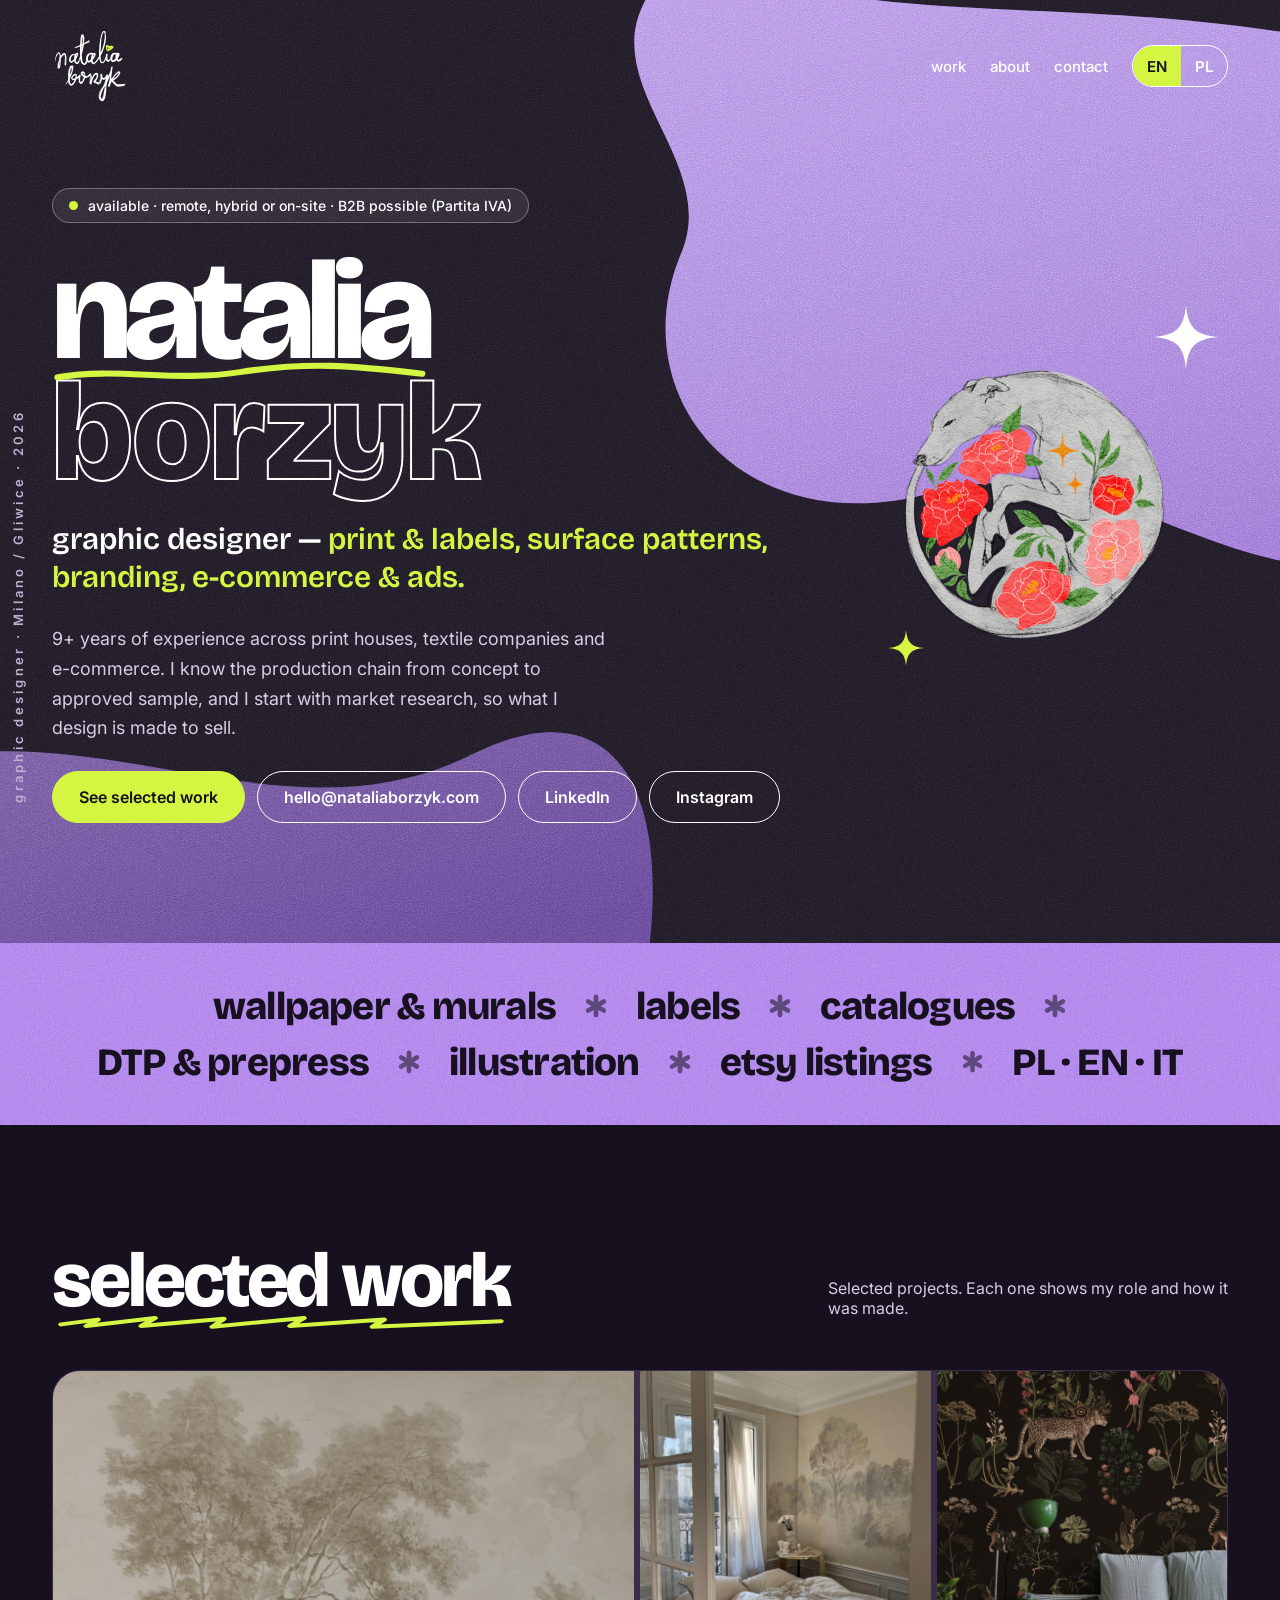
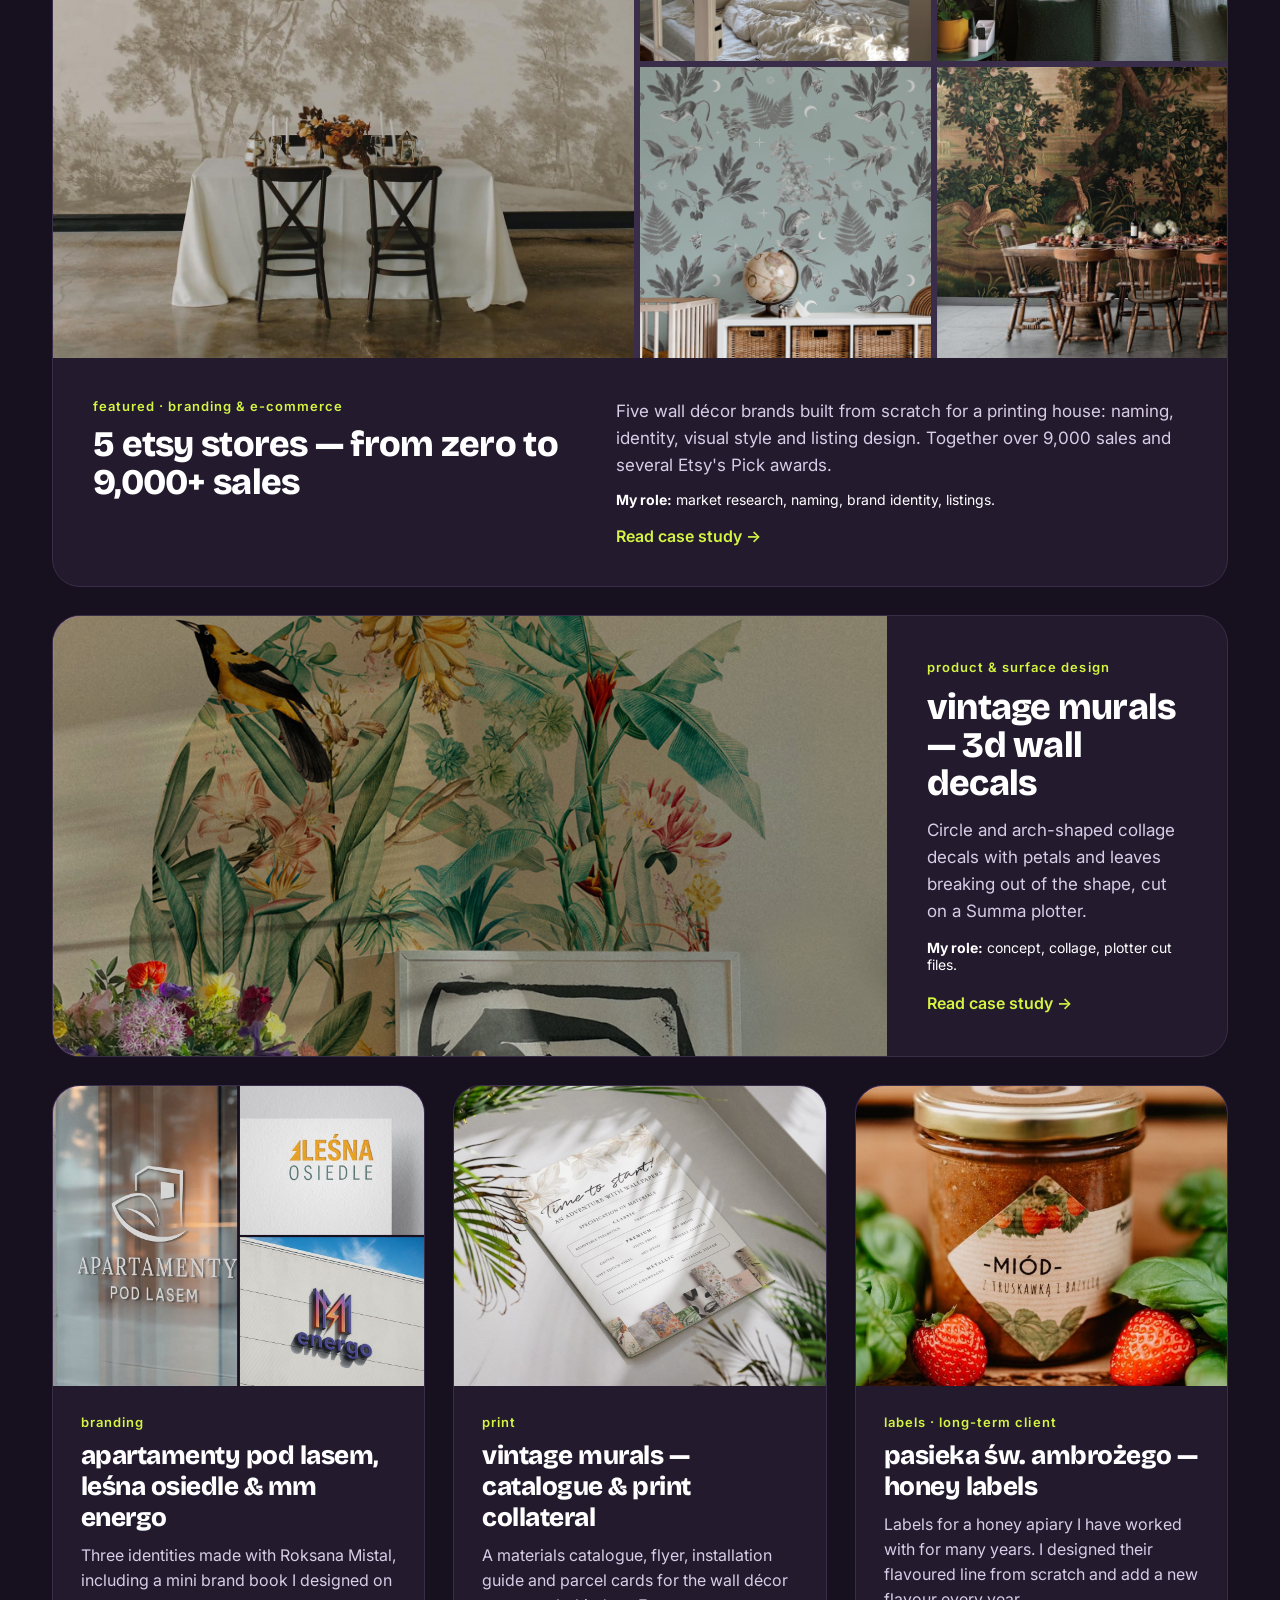
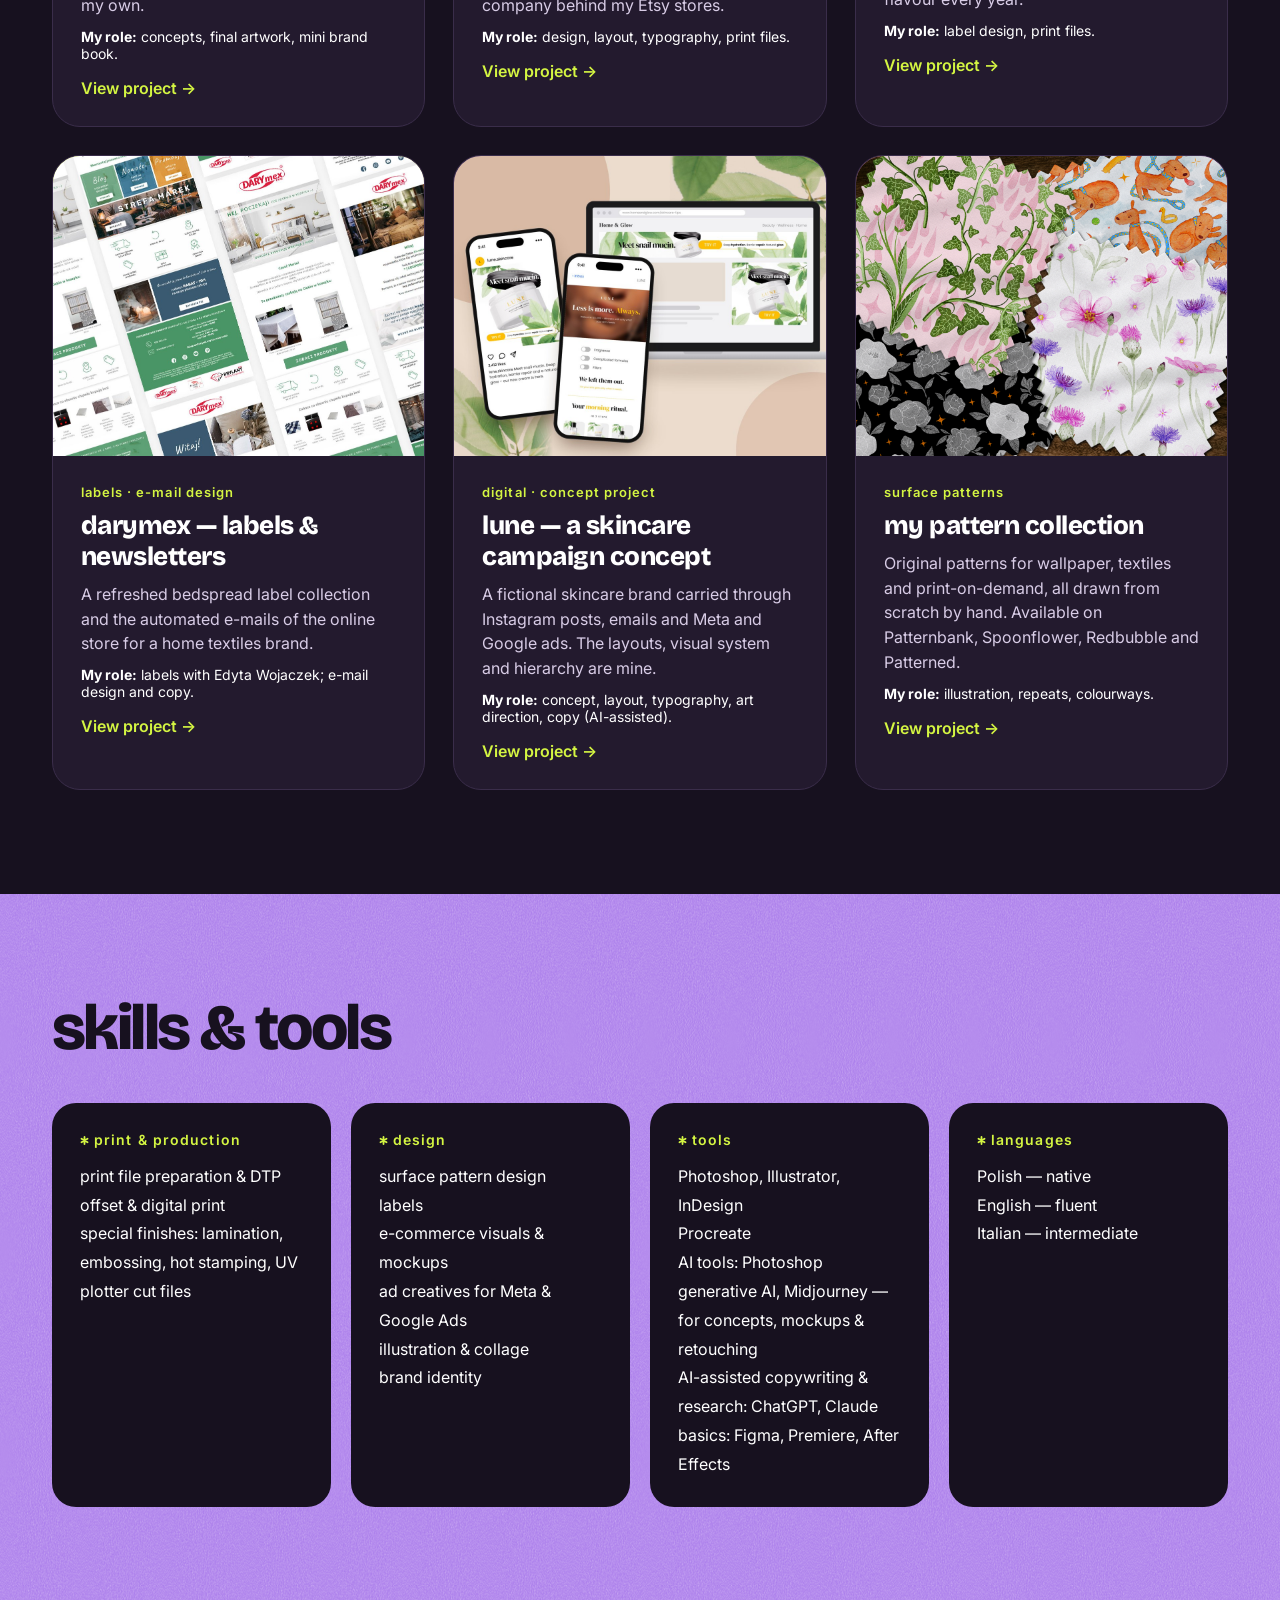
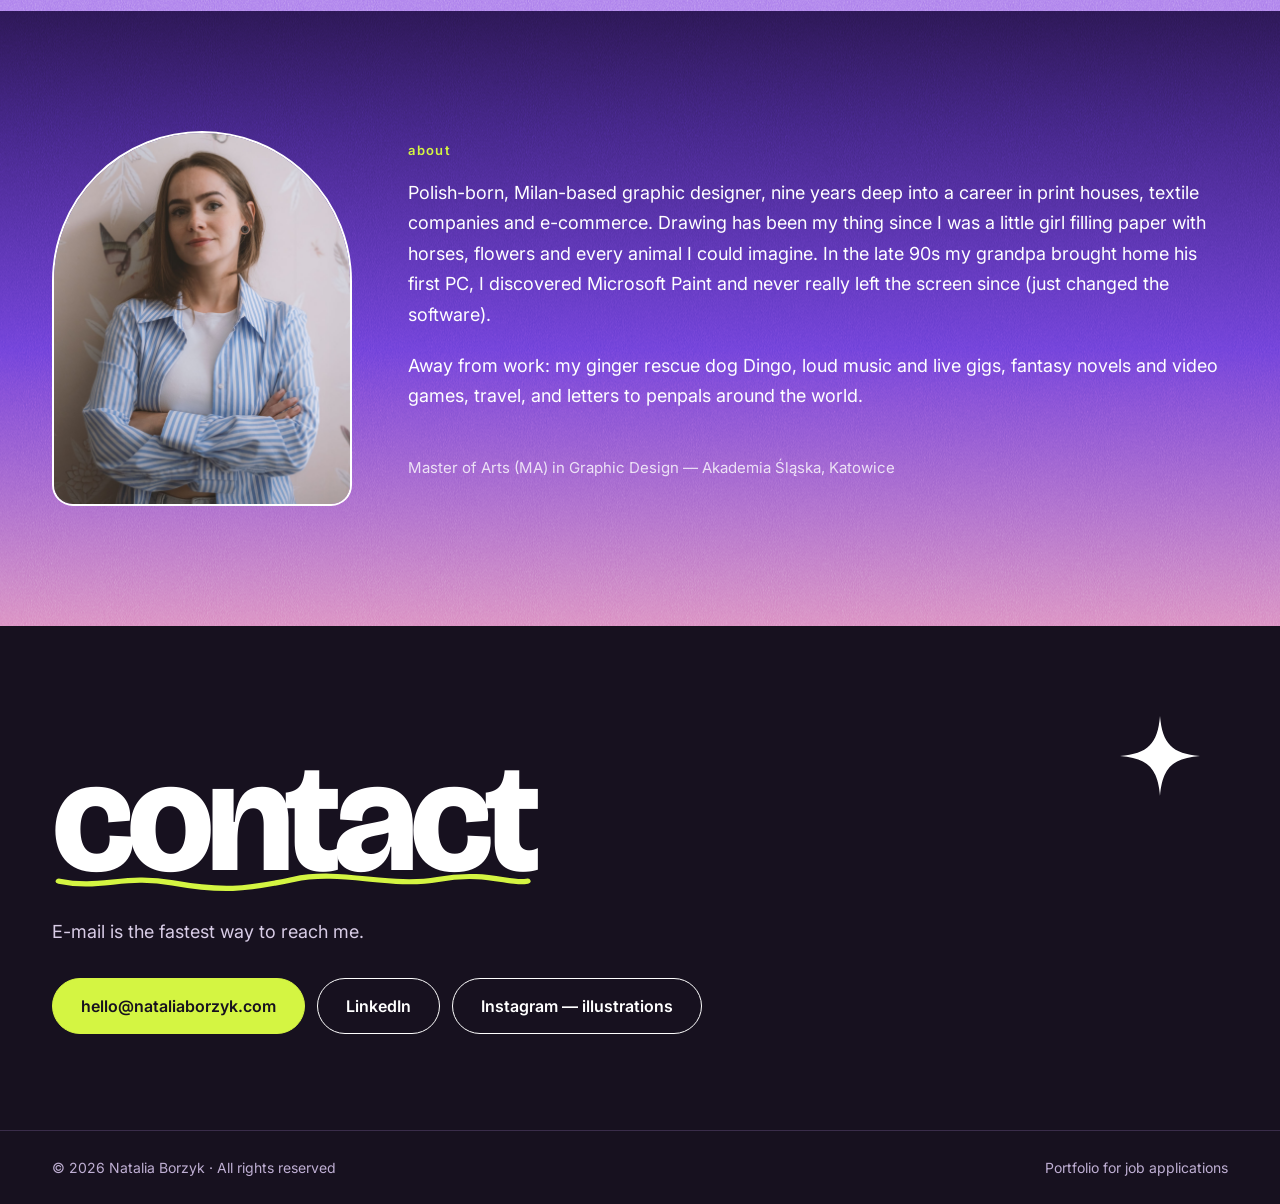
<file: index.html>
<!doctype html>
<html lang="en">
<head>
<meta charset="utf-8">
<meta name="viewport" content="width=device-width, initial-scale=1">
<meta name="robots" content="noai, noimageai">
<title>natalia borzyk · portfolio</title>
<meta name="description" content="Natalia Borzyk, graphic designer in Milan: print, labels, surface patterns and branding. 9+ years in print houses, textile companies and e-commerce.">
<meta property="og:title" content="Natalia Borzyk — Graphic Designer">
<meta property="og:description" content="Print, labels, surface patterns & branding. Milan or remote.">
<meta property="og:image" content="images/og.jpg">
<link rel="preconnect" href="https://fonts.googleapis.com">
<link rel="preconnect" href="https://fonts.gstatic.com" crossorigin>
<link href="https://fonts.googleapis.com/css2?family=Bricolage+Grotesque:opsz,wght@12..96,400;12..96,600;12..96,800&family=Inter:wght@400;500;600&display=swap" rel="stylesheet">
<link rel="stylesheet" href="style.css">
</head>
<body>

<svg width="0" height="0" style="position:absolute" aria-hidden="true">
  <defs>
    <filter id="grain"><feTurbulence type="fractalNoise" baseFrequency="0.9" numOctaves="2" stitchTiles="stitch"/><feColorMatrix type="saturate" values="0"/></filter>
    <path id="sparkle" d="M50 0 C 53 35, 65 47, 100 50 C 65 53, 53 65, 50 100 C 47 65, 35 53, 0 50 C 35 47, 47 35, 50 0 Z"/>
  </defs>
</svg>

<!-- HERO -->
<section class="hero" id="top">
  <svg class="bg-svg hero-bg" aria-hidden="true" viewBox="0 0 1440 900" preserveAspectRatio="xMidYMid slice">
    <defs>
      <clipPath id="blobs">
        <path d="M760 -40 C 1000 40, 1160 -20, 1480 60 L 1480 520 C 1300 600, 1180 420, 1000 470 C 820 520, 700 380, 760 240 C 800 140, 640 60, 760 -40 Z"/>
        <path class="blob-b" d="M-60 760 C 160 640, 360 820, 560 720 C 700 650, 760 760, 720 960 L -60 960 Z"/>
      </clipPath>
      <linearGradient id="blobShade" x1="0" y1="0" x2="0.4" y2="1"><stop offset="0" stop-color="#FFFFFF" stop-opacity="0.18"/><stop offset="1" stop-color="#3B1E8C" stop-opacity="0.3"/></linearGradient>
    </defs>
    <path d="M760 -40 C 1000 40, 1160 -20, 1480 60 L 1480 520 C 1300 600, 1180 420, 1000 470 C 820 520, 700 380, 760 240 C 800 140, 640 60, 760 -40 Z" fill="#A97BEB"/>
    <path class="blob-b" d="M-60 760 C 160 640, 360 820, 560 720 C 700 650, 760 760, 720 960 L -60 960 Z" fill="#A97BEB" opacity="0.55"/>
    <rect width="1440" height="900" fill="url(#blobShade)" clip-path="url(#blobs)"/>
    <rect width="1440" height="900" filter="url(#grain)" clip-path="url(#blobs)" opacity="0.7" class="grain-overlay"/>
    <rect class="grain-all" width="1440" height="900" filter="url(#grain)" opacity="0.18"/>
  </svg>

  <header class="wrap header">
    <a class="logo" href="#top"><img src="logo-nb.svg" alt="Natalia Borzyk" width="76" height="76"></a>
    <nav class="nav" aria-label="Main">
      <a href="#work" data-t="navWork">Work</a>
      <a href="#about" data-t="navAbout">About</a>
      <a href="#contact" data-t="navContact">Contact</a>
      <div class="lang" role="group" aria-label="Language">
        <button type="button" data-set-lang="en" aria-pressed="true">EN</button>
        <button type="button" data-set-lang="pl" aria-pressed="false">PL</button>
      </div>
    </nav>
  </header>

  <div class="wrap hero-inner">
    <div class="hero-text">
      <p class="status lc"><i aria-hidden="true"></i><span><span data-t="stA">Available ·</span> <span data-t="stB">remote, hybrid or on-site ·</span> <span data-t="stP1"></span> <span class="keep-case">B2B</span> <span data-t="stP2">possible</span> (<span class="keep-case">Partita IVA</span>)</span></p>
      <h1 class="name">
        <span class="u">Natalia<svg aria-hidden="true" viewBox="0 0 400 30" preserveAspectRatio="none"><path d="M6 20 C 70 8, 130 26, 200 14 S 320 6, 394 16" fill="none" stroke="#D4F542" stroke-width="7" stroke-linecap="round"/></svg></span><br>
        <span class="outline">Borzyk</span>
      </h1>
      <p class="role lc"><span data-t="roleA">Graphic Designer —</span> <em data-t="roleB">print &amp; labels, surface patterns, branding, e-commerce &amp; ads.</em></p>
      <p class="intro" data-t="intro">9+ years of experience across print houses, textile companies and e-commerce. I know the production chain from concept to approved sample, and I start with market research, so what I design is made to sell.</p>
      <div class="btns">
        <a class="btn btn--lime keep-case" href="#work" data-t="seeWork">See selected work</a>
        <a class="btn" href="mailto:hello@nataliaborzyk.com">hello@nataliaborzyk.com</a>
        <a class="btn keep-case" href="https://www.linkedin.com/in/natalia-borzyk" target="_blank" rel="noopener">LinkedIn</a>
        <a class="btn keep-case" href="https://instagram.com/bataljart" target="_blank" rel="noopener">Instagram</a>
      </div>
    </div>
    <div class="hero-art">
      <svg class="spark" aria-hidden="true" viewBox="0 0 100 100" style="top:-30px;right:10px;width:64px;height:64px"><use href="#sparkle" fill="#FFFFFF"/></svg>
      <svg class="spark" aria-hidden="true" viewBox="0 0 100 100" style="bottom:10px;left:0;width:36px;height:36px"><use href="#sparkle" fill="#D4F542"/></svg>
      <div class="slot slot--circle">
        <img src="images/hero.png" alt="Illustration: a greyhound curled in an ouroboros pose among roses">
      </div>
    </div>
  </div>
  <p class="vertical lc" aria-hidden="true">Graphic designer · <span class="keep-case">Milano / Gliwice</span> · 2026</p>
</section>

<!-- KEYWORDS -->
<section class="band" aria-label="Key facts">
  <svg class="bg-svg" aria-hidden="true" viewBox="0 0 1440 200" preserveAspectRatio="none"><rect width="1440" height="200" filter="url(#grain)" opacity="0.6" class="grain-overlay"/></svg>
  <ul class="wrap keywords band-inner">
    <li data-t="k1">Wallpaper &amp; murals</li>
    <li data-t="k2">Labels</li>
    <li data-t="k3">Catalogues</li>
    <li class="keep-case" data-t="k4">DTP &amp; prepress</li>
    <li data-t="k5">Illustration</li>
    <li data-t="k6">Etsy listings</li>
    <li class="keep-case">PL · EN · IT</li>
  </ul>
</section>

<!-- WORK -->
<section class="wrap work" id="work">
  <div class="section-head">
    <h2 class="h2"><span class="u"><span data-t="workTitle">Selected work</span><svg aria-hidden="true" viewBox="0 0 400 30" preserveAspectRatio="none" style="bottom:-16px;height:24px"><path d="M8 18 L 40 12 L 30 20 L 90 10 L 78 20 L 150 11 L 140 21 L 220 10 L 208 20 L 290 12 L 280 21 L 392 14" fill="none" stroke="#D4F542" stroke-width="5" stroke-linecap="round" stroke-linejoin="round"/></svg></span></h2>
    <p class="sub" data-t="workSub">Selected projects. Each one shows my role and how it was made.</p>
  </div>

  <div class="grid">
    <a class="card card--feature card--etsy" href="etsy-stores.html">
      <div class="mosaic">
        <div class="slot g0 m-big"><p class="slot-label">1</p><img src="images/etsy-card-1.jpg" alt="Panoramic mural in a room with a grand piano"></div>
        <div class="slot g1"><p class="slot-label">2</p><img src="images/etsy-card-2.jpg" alt="Wall mural from one of the five Etsy stores"></div>
        <div class="slot g2"><p class="slot-label">3</p><img src="images/etsy-card-3.jpg" alt="Wall mural from one of the five Etsy stores"></div>
        <div class="slot g3"><p class="slot-label">4</p><img src="images/etsy-card-4.jpg" alt="Wall mural from one of the five Etsy stores"></div>
        <div class="slot g4"><p class="slot-label">5</p><img src="images/etsy-card-5.jpg" alt="Wall mural from one of the five Etsy stores"></div>
      </div>
      <div class="card-body">
        <p class="tag" data-t="featTag">Featured · Branding &amp; e-commerce</p>
        <h3 data-t="featTitle">5 Etsy stores — from zero to 9,000+ sales</h3>
        <p class="desc" data-t="featDesc">Five wall décor brands built from scratch for a printing house: naming, identity, visual style and listing design. Together over 9,000 sales and several Etsy's Pick awards.</p>
        <p class="myrole"><strong data-t="roleLabel">My role:</strong> <span data-t="featRole">market research, naming, brand identity, listings.</span></p>
        <p class="more" data-t="readCase">Read case study →</p>
      </div>
    </a>

    <a class="card card--feature" href="case-study.html">
      <div class="slot g1">
        <p class="slot-label" data-t="img1">[Decal on a real wall, in an interior]</p>
        <img src="images/vintage-murals.jpg" alt="Vintage Murals 3D wall decal on a wall">
      </div>
      <div class="card-body">
        <p class="tag" data-t="tag1">Product &amp; surface design</p>
        <h3 data-t="title1">Vintage Murals — 3D wall decals</h3>
        <p class="desc" data-t="desc1">Circle and arch-shaped collage decals with petals and leaves breaking out of the shape, cut on a Summa plotter.</p>
        <p class="myrole"><strong data-t="roleLabel">My role:</strong> <span data-t="role1">concept, collage, plotter cut files.</span></p>
        <p class="more" data-t="readCase">Read case study →</p>
      </div>
    </a>

    <a class="card" href="logos.html">
      <div class="slot g5">
        <p class="slot-label" data-t="img5">[Both logos applied: card, sign, brochure]</p>
        <img src="images/logos.jpg" alt="Apartamenty Pod Lasem, Leśna Osiedle and MM Energo logos">
      </div>
      <div class="card-body">
        <p class="tag">Branding</p>
        <h3>Apartamenty Pod Lasem, Leśna Osiedle &amp; MM Energo</h3>
        <p class="desc" data-t="desc5">Three identities made with Roksana Mistal, including a mini brand book I designed on my own.</p>
        <p class="myrole"><strong data-t="roleLabel">My role:</strong> <span data-t="role5">concepts, final artwork, mini brand book.</span></p>
        <p class="more" data-t="viewProj">View project →</p>
      </div>
    </a>

    <a class="card" href="catalogue.html">
      <div class="slot g2">
        <p class="slot-label" data-t="img2">[Catalogue cover]</p>
        <img src="images/print.jpg" alt="Vintage Murals catalogue cover">
      </div>
      <div class="card-body">
        <p class="tag" data-t="tag2">Print</p>
        <h3 data-t="title2">Vintage Murals — catalogue &amp; print collateral</h3>
        <p class="desc" data-t="desc2">A materials catalogue, flyer, installation guide and parcel cards for the wall décor company behind my Etsy stores.</p>
        <p class="myrole"><strong data-t="roleLabel">My role:</strong> <span data-t="role2">design, layout, typography, print files.</span></p>
        <p class="more" data-t="viewProj">View project →</p>
      </div>
    </a>

    <a class="card" href="honey-labels.html">
      <div class="slot g5">
        <p class="slot-label" data-t="imgH">[Jars with the labels, several varieties together]</p>
        <img src="images/honey-labels.jpg" alt="Pasieka św. Ambrożego honey labels">
      </div>
      <div class="card-body">
        <p class="tag" data-t="tagH">Labels · long-term client</p>
        <h3 data-t="titleH">Pasieka św. Ambrożego — honey labels</h3>
        <p class="desc" data-t="descH">Labels for a honey apiary I have worked with for many years. I designed their flavoured line from scratch and add a new flavour every year.</p>
        <p class="myrole"><strong data-t="roleLabel">My role:</strong> <span data-t="roleH">label design, print files.</span></p>
        <p class="more" data-t="viewProj">View project →</p>
      </div>
    </a>

    <a class="card" href="darymex.html">
      <div class="slot g3">
        <p class="slot-label" data-t="img3">[E-mail templates]</p>
        <img src="images/labels.jpg" alt="Darymex e-mail templates">
      </div>
      <div class="card-body">
        <p class="tag" data-t="tag3">Labels · e-mail design</p>
        <h3 data-t="title3">Darymex — labels &amp; newsletters</h3>
        <p class="desc" data-t="desc3">A refreshed bedspread label collection and the automated e-mails of the online store for a home textiles brand.</p>
        <p class="myrole"><strong data-t="roleLabel">My role:</strong> <span data-t="role3">labels with Edyta Wojaczek; e-mail design and copy.</span></p>
        <p class="more" data-t="viewProj">View project →</p>
      </div>
    </a>

    <a class="card" href="digital.html">
      <div class="slot g2">
        <p class="slot-label" data-t="imgD">[LUNE posts + emails]</p>
        <img src="images/digital.jpg" alt="LUNE campaign on phones and a laptop">
      </div>
      <div class="card-body">
        <p class="tag" data-t="tagD">Digital · concept project</p>
        <h3 data-t="titleD">LUNE — a skincare campaign concept</h3>
        <p class="desc" data-t="descD">A fictional skincare brand carried through Instagram posts, emails and Meta and Google ads. The layouts, visual system and hierarchy are mine.</p>
        <p class="myrole"><strong data-t="roleLabel">My role:</strong> <span data-t="roleD">concept, layout, typography, art direction, copy (AI-assisted).</span></p>
        <p class="more" data-t="viewProj">View project →</p>
      </div>
    </a>

    <a class="card" href="patterns.html">
      <div class="slot g4">
        <p class="slot-label" data-t="img4">[Pattern repeat + on fabric or wallpaper]</p>
        <img src="images/patterns.jpg" alt="Original surface pattern collection">
      </div>
      <div class="card-body">
        <p class="tag" data-t="tag4">Surface patterns</p>
        <h3 data-t="title4">My pattern collection</h3>
        <p class="desc" data-t="desc4">Original patterns for wallpaper, textiles and print-on-demand, all drawn from scratch by hand. Available on Patternbank, Spoonflower, Redbubble and Patterned.</p>
        <p class="myrole"><strong data-t="roleLabel">My role:</strong> <span data-t="role4">illustration, repeats, colourways.</span></p>
        <p class="more" data-t="viewProj">View project →</p>
      </div>
    </a>
  </div>
</section>

<!-- SKILLS -->
<section class="band">
  <svg class="bg-svg" aria-hidden="true" viewBox="0 0 1440 800" preserveAspectRatio="none"><rect width="1440" height="800" filter="url(#grain)" opacity="0.6" class="grain-overlay"/></svg>
  <div class="wrap band-inner skills">
    <h2 class="h2" data-t="skillsTitle">Skills &amp; tools</h2>
    <div class="skill-grid">
      <div class="skill"><h3><span class="ast" aria-hidden="true"></span> <span data-t="s1t">Print &amp; production</span></h3><p data-t="s1i">print file preparation &amp; DTP
offset &amp; digital print
special finishes: lamination, embossing, hot stamping, UV
plotter cut files</p></div>
      <div class="skill"><h3><span class="ast" aria-hidden="true"></span> <span data-t="s2t">Design</span></h3><p data-t="s2i">surface pattern design
labels
e-commerce visuals &amp; mockups
ad creatives for Meta &amp; Google Ads
illustration &amp; collage
brand identity</p></div>
      <div class="skill"><h3><span class="ast" aria-hidden="true"></span> <span data-t="s3t">Tools</span></h3><p data-t="s3i">Photoshop, Illustrator, InDesign
Procreate
AI tools: Photoshop generative AI, Midjourney — for concepts, mockups &amp; retouching
AI-assisted copywriting &amp; research: ChatGPT, Claude
basics: Figma, Premiere, After Effects</p></div>
      <div class="skill"><h3><span class="ast" aria-hidden="true"></span> <span data-t="s4t">Languages</span></h3><p data-t="s4i">Polish — native
English — fluent
Italian — intermediate</p></div>
    </div>
    </div>
</section>

<!-- ABOUT -->
<section class="about" id="about">
  <svg class="bg-svg" aria-hidden="true" viewBox="0 0 1440 800" preserveAspectRatio="none"><rect width="1440" height="800" filter="url(#grain)" opacity="0.45" class="grain-overlay"/></svg>
  <div class="wrap about-inner">
    <div class="slot about-photo">
      <p class="slot-label" data-t="aboutImg">[Your photo — natural light]</p>
      <img src="images/about.jpg" alt="Natalia Borzyk">
    </div>
    <div class="about-text">
      <p class="label" data-t="navAbout">About</p>
      <p class="body-lg" data-t="about1">Polish-born, Milan-based graphic designer, nine years deep into a career in print houses, textile companies and e-commerce. Drawing has been my thing since I was a little girl filling paper with horses, flowers and every animal I could imagine. In the late 90s my grandpa brought home his first PC, I discovered Microsoft Paint and never really left the screen since (just changed the software).</p>
      <p class="body-lg" data-t="about3">Away from work: my ginger rescue dog Dingo, loud music and live gigs, fantasy novels and video games, travel, and letters to penpals around the world.</p>
      <p style="opacity:.8;font-size:15px;line-height:1.6;margin-top:24px" data-t="edu">Master of Arts (MA) in Graphic Design — Akademia Śląska, Katowice</p>
    </div>
  </div>
</section>

<!-- CONTACT -->
<section class="wrap contact" id="contact">
  <svg class="spark" aria-hidden="true" viewBox="0 0 100 100" style="top:90px;right:60px;width:80px;height:80px"><use href="#sparkle" fill="#FFFFFF"/></svg>
  <h2><span class="u"><span data-t="navContact">Contact</span><svg aria-hidden="true" viewBox="0 0 400 30" preserveAspectRatio="none" style="bottom:-10px"><path d="M6 14 C 40 24, 60 6, 100 16 S 160 24, 200 12 S 280 22, 320 12 S 380 18, 394 14" fill="none" stroke="#D4F542" stroke-width="6" stroke-linecap="round"/></svg></span></h2>
  <p class="intro" data-t="contactLine">E-mail is the fastest way to reach me.</p>
  <div class="btns">
    <a class="btn btn--lime" href="mailto:hello@nataliaborzyk.com">hello@nataliaborzyk.com</a>
    <a class="btn keep-case" href="https://www.linkedin.com/in/natalia-borzyk" target="_blank" rel="noopener">LinkedIn</a>
    <a class="btn keep-case" href="https://instagram.com/bataljart" target="_blank" rel="noopener" data-t="insta">Instagram — illustrations</a>
  </div>
</section>

<footer class="footer">
  <div class="wrap">
    <p>© 2026 Natalia Borzyk · <span data-t="rights">All rights reserved</span></p>
    <p data-t="footer">Portfolio for job applications</p>
  </div>
</footer>

<script>
window.PL = {
  navWork: 'Projekty', navAbout: 'O mnie', navContact: 'Kontakt',
  stA: 'Dostępna ·', stB: 'zdalnie, hybrydowo lub stacjonarnie ·', stP1: 'możliwe', stP2: '',
  roleA: 'Projektantka graficzna —', roleB: 'druk i etykiety, wzory, branding, e-commerce i reklamy online.',
  intro: 'Ponad 9 lat doświadczenia w drukarniach, firmach tekstylnych i e-commerce. Znam cały proces produkcji – od koncepcji po zatwierdzoną próbkę – a pracę zaczynam od analizy rynku, żeby to, co projektuję, dobrze się sprzedawało.',
  seeWork: 'Zobacz projekty',
  k1: 'Tapety i fototapety', k2: 'Etykiety', k3: 'Katalogi', k4: 'DTP i prepress', k5: 'Ilustracja', k6: 'Oferty na Etsy',
  workTitle: 'Projekty',
  workSub: 'Wybrane projekty. Przy każdym opisuję swoją rolę i to, jak powstał.',
  roleLabel: 'Moja rola:',
  readCase: 'Zobacz case study →',
  viewProj: 'Zobacz projekt →',
  featTag: 'Wyróżniony · Branding i e-commerce',
  featTitle: '5 sklepów Etsy — od zera do 9 000+ sprzedaży',
  featDesc: 'Dla drukarni zbudowałam od zera pięć marek z dekoracjami ściennymi – od nazwy i identyfikacji po projekt każdej oferty. Łącznie ponad 9 000 sprzedaży i kilka wyróżnień Etsy’s Pick.',
  featRole: 'analiza rynku, nazwy, identyfikacja, oferty.',
  img1: '[Naklejka na prawdziwej ścianie, we wnętrzu]', tag1: 'Produkt i wzory', title1: 'Vintage Murals — naklejki z efektem 3D',
  desc1: 'Naklejki-kolaże w kształcie koła i łuku, z których płatki i liście wystają poza obrys. Wycinane na ploterze Summa.',
  role1: 'koncepcja, kolaż, pliki do wycinania.',
  img2: '[Okładka katalogu]', tag2: 'Druk', title2: 'Vintage Murals — katalog i materiały drukowane',
  desc2: 'Katalog materiałów, ulotka, instrukcja montażu i kartki do paczek dla firmy z dekoracjami ściennymi, do której należały prowadzone przeze mnie sklepy na Etsy.',
  role2: 'projekt, skład, typografia, pliki do druku.',
  imgH: '[Słoiki z etykietami, kilka odmian razem]', tagH: 'Etykiety · wieloletnia współpraca', titleH: 'Pasieka św. Ambrożego — etykiety na miody',
  descH: 'Etykiety dla pasieki, z którą współpracuję od wielu lat. Od podstaw zaprojektowałam ich linię miodów smakowych i co roku dodaję nowy smak.',
  roleH: 'projekt etykiet, pliki do druku.',
  img3: '[Szablony maili]', tag3: 'Etykiety · projekty maili', title3: 'Darymex — etykiety i newslettery',
  desc3: 'Odświeżona kolekcja etykiet na narzuty i automatyczne maile sklepu internetowego dla marki z tekstyliami domowymi.',
  role3: 'etykiety razem z Edytą Wojaczek; projekt i teksty maili.',
  img4: '[Raport wzoru + na tkaninie lub tapecie]', tag4: 'Wzory', title4: 'Moja kolekcja wzorów',
  desc4: 'Autorskie wzory na tapety, tkaniny i produkty print-on-demand, wszystkie rysowane ręcznie od zera. Można je znaleźć na Patternbank, Spoonflower, Redbubble i Patterned.',
  role4: 'ilustracja, raporty, warianty kolorystyczne.',
  imgD: '[Posty LUNE + newslettery]', tagD: 'Digital · projekt koncepcyjny', titleD: 'LUNE – koncept kampanii marki pielęgnacyjnej',
  descD: 'Wymyślona marka pielęgnacyjna prowadzona przez posty na Instagram, maile i reklamy w Meta i Google. Układy, system wizualny i hierarchia treści to moja praca.',
  roleD: 'koncepcja, układ, typografia, kierunek artystyczny, teksty (z pomocą AI).',
  img5: '[Oba logo w użyciu: wizytówka, szyld, folder]',
  desc5: 'Trzy identyfikacje stworzone z Roksaną Mistal, w tym mini brand book, który zaprojektowałam samodzielnie.',
  role5: 'koncepcje, finalne projekty, mini brand book.',
  skillsTitle: 'Umiejętności',
  s1t: 'Druk i produkcja', s1i: 'przygotowanie plików do druku i DTP\ndruk offsetowy i cyfrowy\nuszlachetnienia: laminowanie, tłoczenie, hot stamping, UV\npliki do plotera',
  s2t: 'Projektowanie', s2i: 'wzory (surface pattern)\netykiety\ngrafika e-commerce i mockupy\nkreacje reklamowe do Meta Ads i Google Ads\nilustracja i kolaż\nidentyfikacja wizualna',
  s3t: 'Narzędzia', s3i: 'Photoshop, Illustrator, InDesign\nProcreate\nnarzędzia AI: generatywne AI w Photoshopie i Midjourney – do koncepcji, mockupów i retuszu\nteksty i research z pomocą AI: ChatGPT, Claude\npodstawy: Figma, Premiere, After Effects',
  s4t: 'Języki', s4i: 'polski – ojczysty\nangielski – biegły\nwłoski – średnio zaawansowany',
  aboutImg: '[Twoje zdjęcie — naturalne światło]',
  about1: 'Od dziewięciu lat projektuję dla drukarni, firm tekstylnych i sklepów internetowych. Rysuję, odkąd pamiętam – jako dziecko zarysowywałam całe zeszyty końmi, kwiatami i wszystkimi zwierzętami, jakie przyszły mi do głowy. Pod koniec lat 90. dziadek kupił swój pierwszy komputer, a ja znalazłam w nim Painta. Od tamtej pory zmieniły się tylko programy, których używam :)',
  about3: 'Poza pracą najwięcej czasu spędzam z Dingo, moim ukochanym psem. Lubię głośną muzykę i koncerty, czytam fantastykę, gram w gry i podróżuję, kiedy tylko mogę. Od lat wymieniam też listy z ludźmi z różnych stron świata.',
  edu: 'Studia magisterskie, kierunek – grafika; Akademia Śląska w Katowicach',
  contactLine: 'Najszybciej złapiesz mnie mailowo.',
  insta: 'Instagram — ilustracje',
  footer: 'Portfolio do rekrutacji', rights: 'Wszelkie prawa zastrzeżone'
};
</script>
<script src="lang.js"></script>
</body>
</html>
</file>
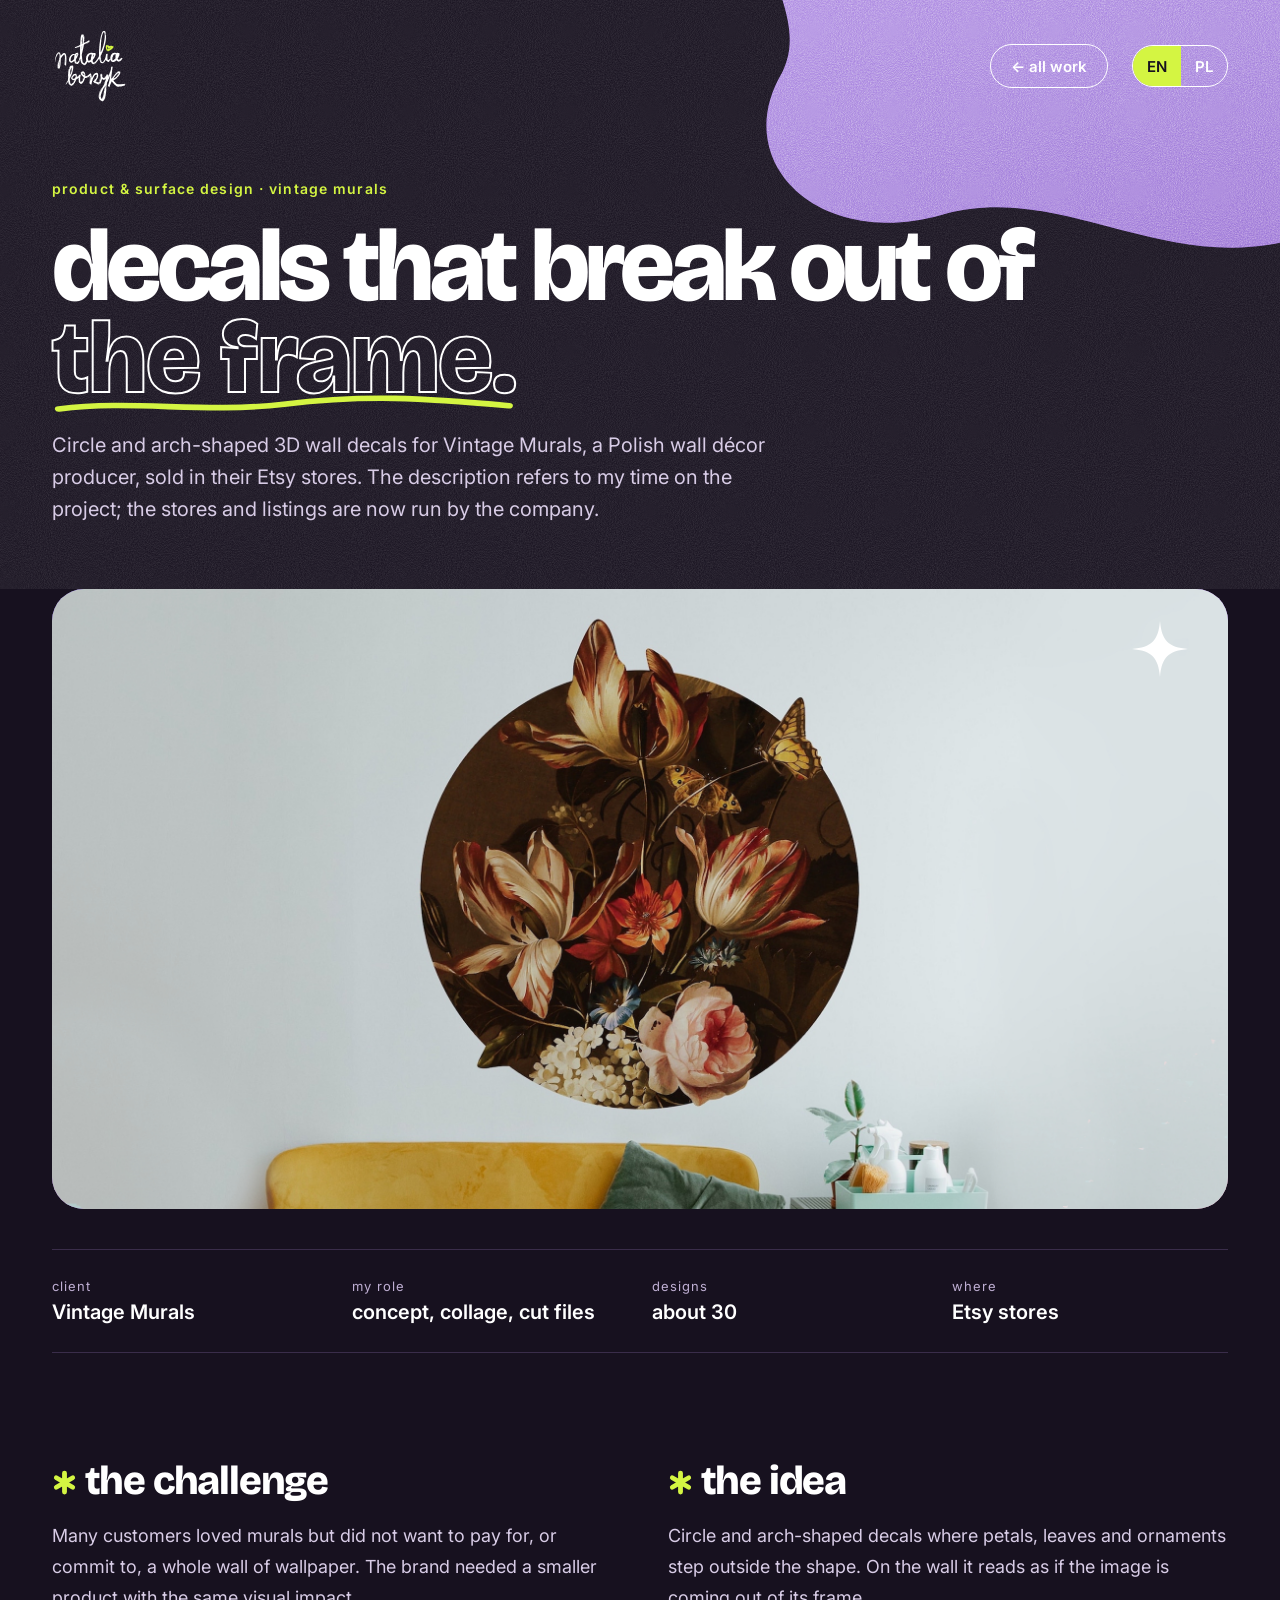
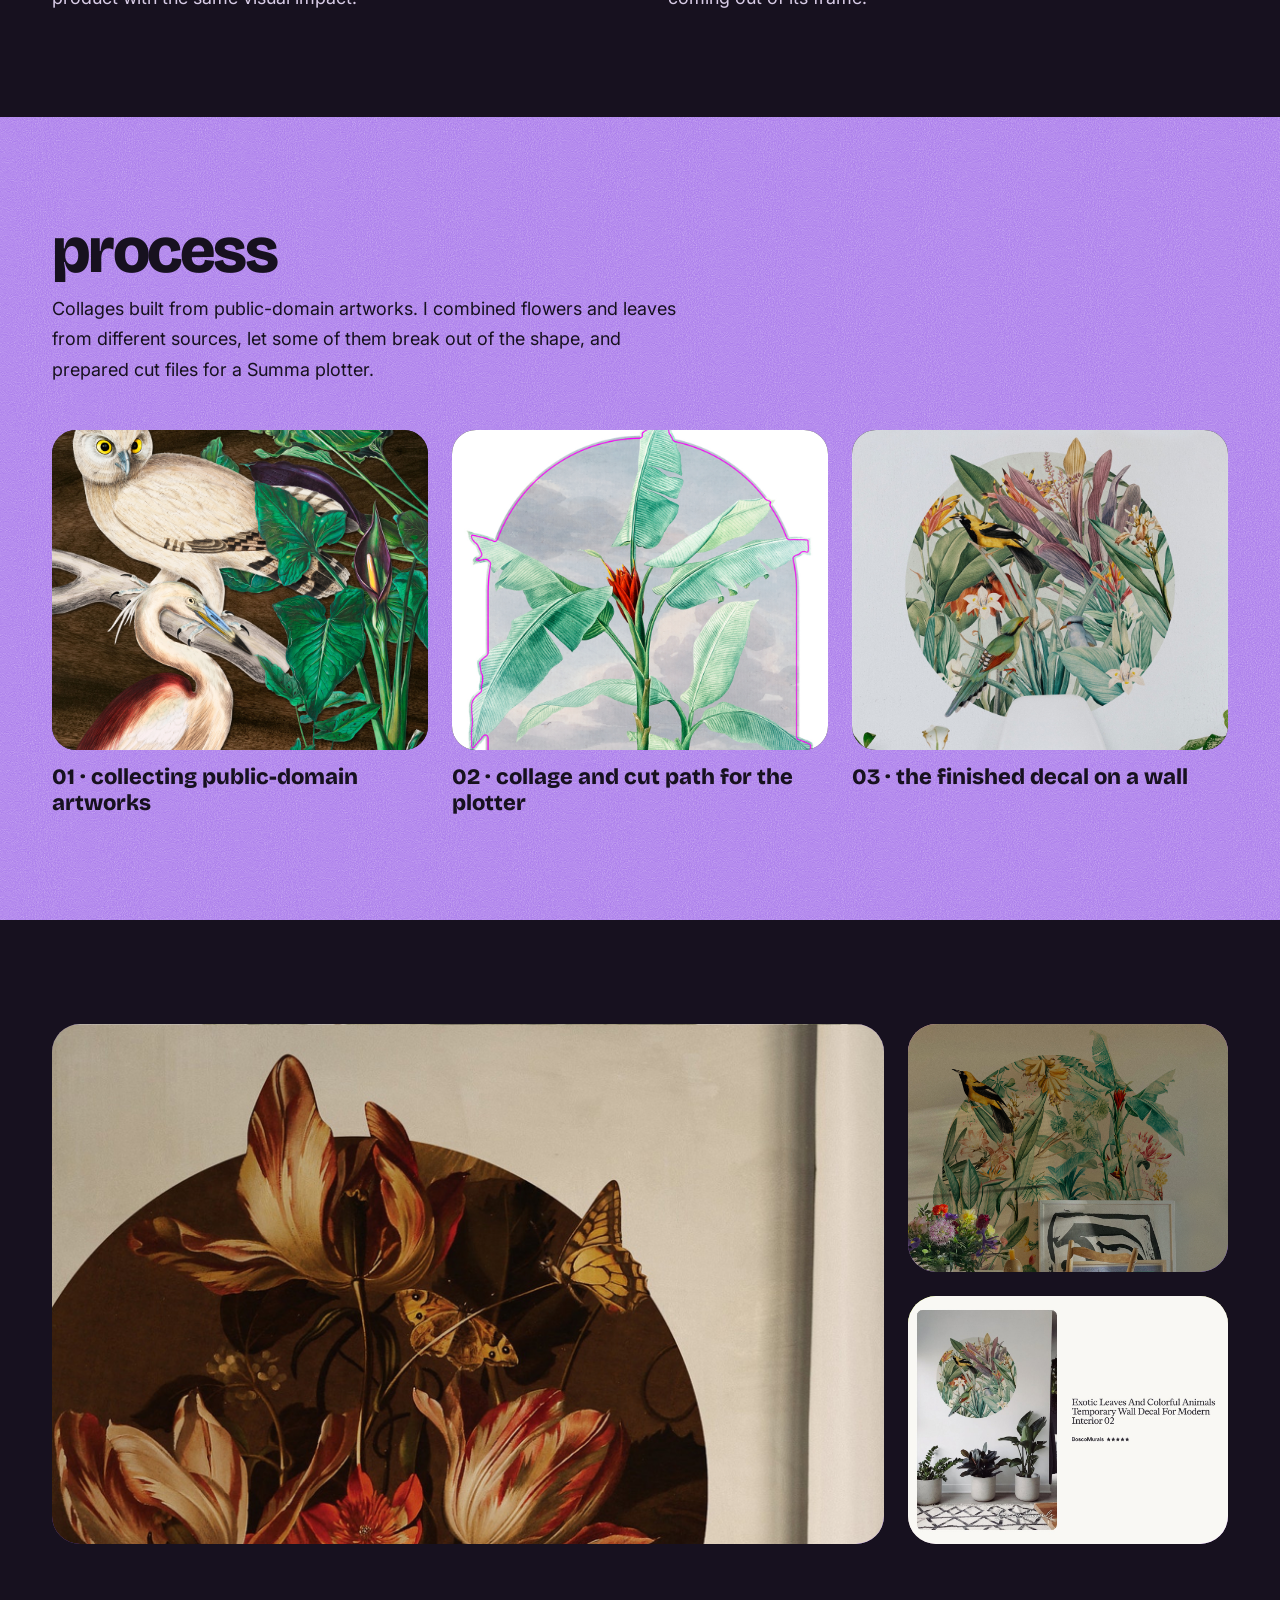
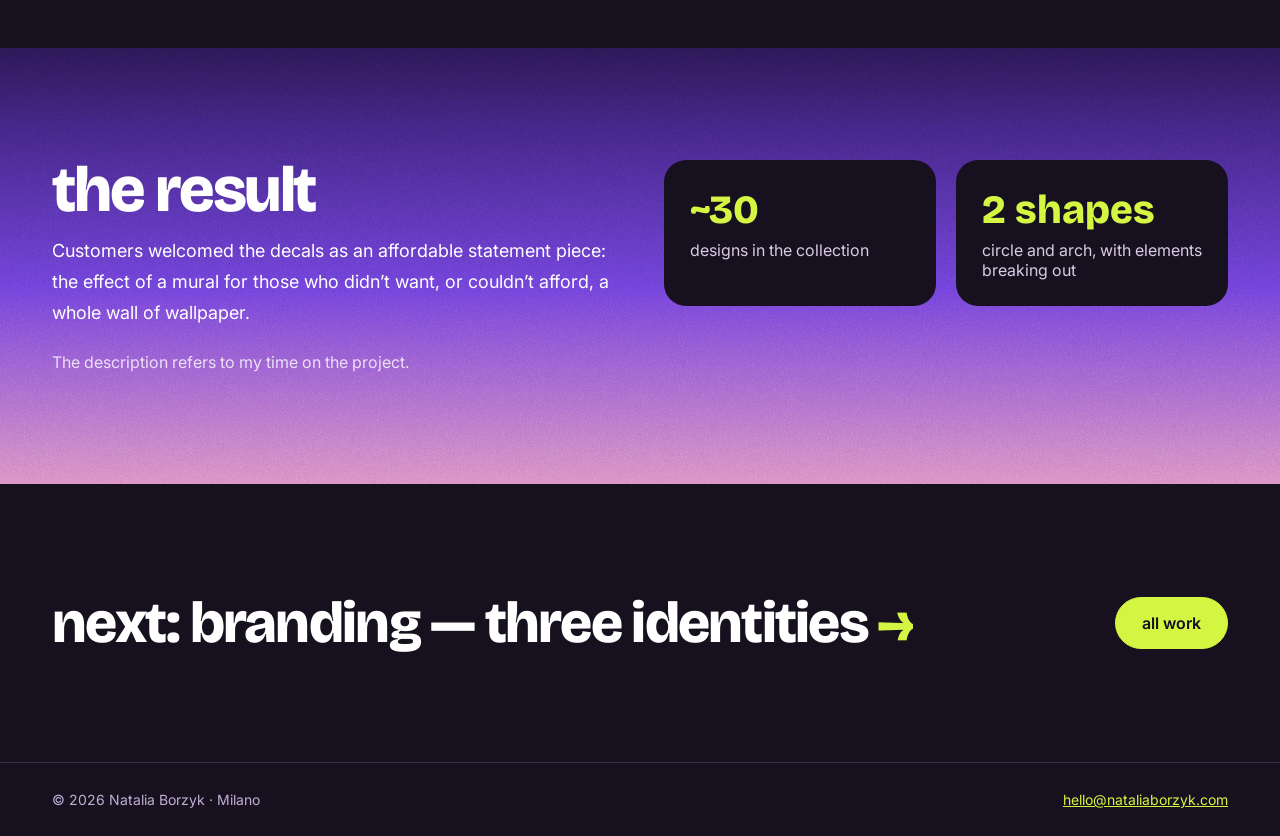
<file: case-study.html>
<!doctype html>
<html lang="en">
<head>
<meta charset="utf-8">
<meta name="viewport" content="width=device-width, initial-scale=1">
<meta name="robots" content="noai, noimageai">
<title>3D wall decals · natalia borzyk</title>
<meta name="description" content="Case study: 3D wall decals for Vintage Murals, with elements breaking out of the frame, cut on a Summa plotter.">
<link rel="preconnect" href="https://fonts.googleapis.com">
<link rel="preconnect" href="https://fonts.gstatic.com" crossorigin>
<link href="https://fonts.googleapis.com/css2?family=Bricolage+Grotesque:opsz,wght@12..96,400;12..96,600;12..96,800&family=Inter:wght@400;500;600&display=swap" rel="stylesheet">
<link rel="stylesheet" href="style.css">
</head>
<body>

<svg width="0" height="0" style="position:absolute" aria-hidden="true">
  <defs>
    <filter id="grain"><feTurbulence type="fractalNoise" baseFrequency="0.9" numOctaves="2" stitchTiles="stitch"/><feColorMatrix type="saturate" values="0"/></filter>
    <path id="sparkle" d="M50 0 C 53 35, 65 47, 100 50 C 65 53, 53 65, 50 100 C 47 65, 35 53, 0 50 C 35 47, 47 35, 50 0 Z"/>
  </defs>
</svg>

<section class="hero">
  <svg class="bg-svg hero-bg" aria-hidden="true" viewBox="0 0 1440 900" preserveAspectRatio="xMidYMid slice">
    <defs>
      <clipPath id="blob2"><path d="M900 -40 C 1100 30, 1240 -10, 1480 40 L 1480 380 C 1320 440, 1200 320, 1060 360 C 920 400, 820 300, 880 200 C 920 120, 800 40, 900 -40 Z"/></clipPath>
      <linearGradient id="blobShade2" x1="0" y1="0" x2="0.4" y2="1"><stop offset="0" stop-color="#FFFFFF" stop-opacity="0.18"/><stop offset="1" stop-color="#3B1E8C" stop-opacity="0.3"/></linearGradient>
    </defs>
    <path d="M900 -40 C 1100 30, 1240 -10, 1480 40 L 1480 380 C 1320 440, 1200 320, 1060 360 C 920 400, 820 300, 880 200 C 920 120, 800 40, 900 -40 Z" fill="#A97BEB"/>
    <rect width="1440" height="900" fill="url(#blobShade2)" clip-path="url(#blob2)"/>
    <rect width="1440" height="900" filter="url(#grain)" clip-path="url(#blob2)" opacity="0.7" class="grain-overlay"/>
    <rect class="grain-all" width="1440" height="900" filter="url(#grain)" opacity="0.18"/>
  </svg>

  <header class="wrap header">
    <a class="logo" href="index.html"><img src="logo-nb.svg" alt="Natalia Borzyk" width="76" height="76"></a>
    <div class="nav">
      <a class="btn" href="index.html#work" style="min-height:44px;padding:0 20px" data-t="back">← all work</a>
      <div class="lang" role="group" aria-label="Language">
        <button type="button" data-set-lang="en" aria-pressed="true">EN</button>
        <button type="button" data-set-lang="pl" aria-pressed="false">PL</button>
      </div>
    </div>
  </header>

  <div class="wrap cs-hero-inner">
    <p class="tag" style="font-size:14px" data-t="tag">Product &amp; surface design · Vintage Murals</p>
    <h1 class="cs-title"><span data-t="titleA">Decals that break out of</span> <span class="u outline"><span class="keep-case" data-t="titleB">the frame.</span><svg aria-hidden="true" viewBox="0 0 400 30" preserveAspectRatio="none" style="bottom:-12px;height:24px"><path d="M6 20 C 70 8, 130 26, 200 14 S 320 6, 394 16" fill="none" stroke="#D4F542" stroke-width="7" stroke-linecap="round"/></svg></span></h1>
    <p class="cs-lead" data-t="lead">Circle and arch-shaped 3D wall decals for Vintage Murals, a Polish wall décor producer, sold in their Etsy stores. The description refers to my time on the project; the stores and listings are now run by the company.</p>
  </div>
</section>

<section class="wrap">
  <div class="slot g0 cs-main rel">
    <svg class="spark" aria-hidden="true" viewBox="0 0 100 100" style="top:32px;right:40px;width:56px;height:56px;z-index:1"><use href="#sparkle" fill="#FFFFFF"/></svg>
    <p class="slot-label" data-t="heroImg">[Hero: the best decal on a real wall, wide shot with furniture for scale]</p>
    <img src="images/decals-hero.jpg" alt="Vintage Murals decal on a living room wall">
  </div>
  <dl class="meta">
    <div><dt data-t="m1k">Client</dt><dd>Vintage Murals</dd></div>
    <div><dt data-t="m2k">My role</dt><dd data-t="m2v">concept, collage, cut files</dd></div>
    <div><dt data-t="m3k">Designs</dt><dd data-t="m3v">about 30</dd></div>
    <div><dt data-t="m4k">Where</dt><dd data-t="m4v">Etsy stores</dd></div>
  </dl>
</section>

<section class="wrap two-col">
  <div>
    <h2 class="h3"><span class="ast" aria-hidden="true"></span> <em style="font-style:normal" data-t="chTitle">The challenge</em></h2>
    <p class="body-lg" style="color:var(--muted)" data-t="ch">Many customers loved murals but did not want to pay for, or commit to, a whole wall of wallpaper. The brand needed a smaller product with the same visual impact.</p>
  </div>
  <div>
    <h2 class="h3"><span class="ast" aria-hidden="true"></span> <em style="font-style:normal" data-t="ideaTitle">The idea</em></h2>
    <p class="body-lg" style="color:var(--muted)" data-t="idea">Circle and arch-shaped decals where petals, leaves and ornaments step outside the shape. On the wall it reads as if the image is coming out of its frame.</p>
  </div>
</section>

<section class="band">
  <svg class="bg-svg" aria-hidden="true" viewBox="0 0 1440 800" preserveAspectRatio="none"><rect width="1440" height="800" filter="url(#grain)" opacity="0.6" class="grain-overlay"/></svg>
  <div class="wrap band-inner skills">
    <h2 class="h2" style="margin-bottom:12px" data-t="procTitle">Process</h2>
    <p class="body-lg" style="margin-bottom:44px;max-width:640px" data-t="proc">Collages built from public-domain artworks. I combined flowers and leaves from different sources, let some of them break out of the shape, and prepared cut files for a Summa plotter.</p>
    <div class="steps">
      <figure>
        <div class="slot"><p class="slot-label" data-t="st1i">[A few public-domain artworks used as sources]</p><img src="images/decals-step-1.jpg" alt="Source artwork and sketches"></div>
        <figcaption>01 · <span data-t="st1">Collecting public-domain artworks</span></figcaption>
      </figure>
      <figure>
        <div class="slot"><p class="slot-label" data-t="st2i">[Collage with the cut line for the Summa plotter]</p><img src="images/decals-step-2.jpg" alt="Collage composition inside a circle"></div>
        <figcaption>02 · <span data-t="st2">Collage and cut path for the plotter</span></figcaption>
      </figure>
      <figure>
        <div class="slot"><p class="slot-label" data-t="st3i">[Visualisation of the finished decal on a wall]</p><img src="images/decals-step-3.jpg" alt="Plotter cut path over the design"></div>
        <figcaption>03 · <span data-t="st3">The finished decal on a wall</span></figcaption>
      </figure>
    </div>
  </div>
</section>

<section class="wrap gallery">
  <div class="slot g2 big"><p class="slot-label" data-t="g1">[Close-up: a petal edge crossing the frame]</p><img src="images/decals-closeup.jpg" alt="Close-up of a petal crossing the frame edge"></div>
  <div class="side">
    <div class="slot g4"><p class="slot-label" data-t="g2">[Arch variant on a wall]</p><img src="images/decals-arch.jpg" alt="Arch-shaped decal on a wall"></div>
    <div class="slot g3"><p class="slot-label" data-t="g3">[Etsy listing screenshot]</p><img src="images/decals-etsy.jpg" alt="Etsy listing of the decal"></div>
  </div>
</section>

<section class="about">
  <svg class="bg-svg" aria-hidden="true" viewBox="0 0 1440 700" preserveAspectRatio="none"><rect width="1440" height="700" filter="url(#grain)" opacity="0.45" class="grain-overlay"/></svg>
  <div class="wrap about-inner" style="align-items:flex-start;padding-top:112px;padding-bottom:112px;gap:48px">
    <div style="flex:1 1 380px;min-width:0">
      <h2 class="h2" style="margin-bottom:16px;font-size:clamp(40px,5vw,72px)" data-t="resTitle">The result</h2>
      <p class="body-lg" data-t="res">Customers welcomed the decals as an affordable statement piece: the effect of a mural for those who didn’t want, or couldn’t afford, a whole wall of wallpaper.</p>
      <p class="markets" style="opacity:.8" data-t="resNote">The description refers to my time on the project.</p>
    </div>
    <div class="stats">
      <div class="stat"><p class="big-n">~30</p><p class="small" data-t="st1s">designs in the collection</p></div>
      <div class="stat"><p class="big-n" data-t="st2n">2 shapes</p><p class="small" data-t="st2s">circle and arch, with elements breaking out</p></div>
    </div>
  </div>
</section>

<section class="wrap next">
  <a class="next-link" href="logos.html"><span data-t="next" style="color:#fff">next: branding — three identities</span> <span>→</span></a>
  <a class="btn btn--lime" href="index.html#work" data-t="all">all work</a>
</section>

<footer class="footer">
  <div class="wrap">
    <p>© 2026 Natalia Borzyk · Milano</p>
    <p><a href="mailto:hello@nataliaborzyk.com">hello@nataliaborzyk.com</a></p>
  </div>
</footer>

<script>
window.PL = {
  back: '← wszystkie projekty',
  tag: 'Produkt i wzory · Vintage Murals',
  titleA: 'Naklejki z', titleB: 'efektem 3D.',
  lead: 'Naklejki z efektem 3D w kształcie koła i łuku dla Vintage Murals, polskiego producenta dekoracji ściennych. Płatki, liście i ornamenty wystają poza obrys, więc obraz wygląda, jakby wychodził ze ściany. Opis dotyczy okresu mojej pracy przy projekcie – dziś sklepy i oferty prowadzi firma.',
  heroImg: '[Główne zdjęcie: najlepsza naklejka na prawdziwej ścianie, szeroki kadr z meblami dla skali]',
  m1k: 'Klient', m2k: 'Moja rola', m2v: 'koncepcja, kolaż, pliki do wycinania',
  m3k: 'Projekty', m3v: 'ok. 30', m4k: 'Gdzie', m4v: 'sklepy na Etsy',
  chTitle: 'Wyzwanie',
  ch: 'Wielu klientów zachwycało się fototapetami, ale nie chciało płacić za całą ścianę ani decydować się na tak duży projekt. Marka potrzebowała mniejszego produktu, który robiłby podobne wrażenie.',
  ideaTitle: 'Pomysł',
  idea: 'Naklejki w kształcie koła i łuku, z których płatki, liście i ornamenty wychodzą poza obrys. Na ścianie wygląda to tak, jakby obraz wychodził z ramy.',
  procTitle: 'Proces',
  proc: 'Kolaże z dzieł z domeny publicznej. Łączyłam kwiaty i liście z różnych źródeł, część z nich wysuwałam poza obrys, a potem przygotowywałam pliki do wycinania na ploterze Summa.',
  st1i: '[Kilka dzieł z domeny publicznej, z których powstał projekt]', st1: 'Wybór dzieł z domeny publicznej',
  st2i: '[Kolaż z linią cięcia dla plotera Summa]', st2: 'Kolaż i ścieżka cięcia dla plotera',
  st3i: '[Wizualizacja gotowej naklejki na ścianie]', st3: 'Gotowa naklejka na ścianie',
  g1: '[Zbliżenie: płatek przechodzący przez ramę]',
  g2: '[Wariant w kształcie łuku na ścianie]',
  g3: '[Zrzut ekranu oferty na Etsy]',
  resTitle: 'Efekt',
  res: 'Klienci chętnie sięgali po naklejki jako niedrogą dekorację z charakterem – efekt fototapety dla tych, którzy nie chcieli albo nie mogli wydać pieniędzy na całą ścianę tapety.',
  st1s: 'projektów w kolekcji', st2n: '2 kształty', st2s: 'koło i łuk, z elementami wystającymi poza obrys',
  resNote: 'Opis dotyczy okresu mojej pracy przy projekcie.',
  next: 'dalej: branding – trzy identyfikacje',
  all: 'wszystkie projekty'
};
</script>
<script src="lang.js"></script>
</body>
</html>
</file>
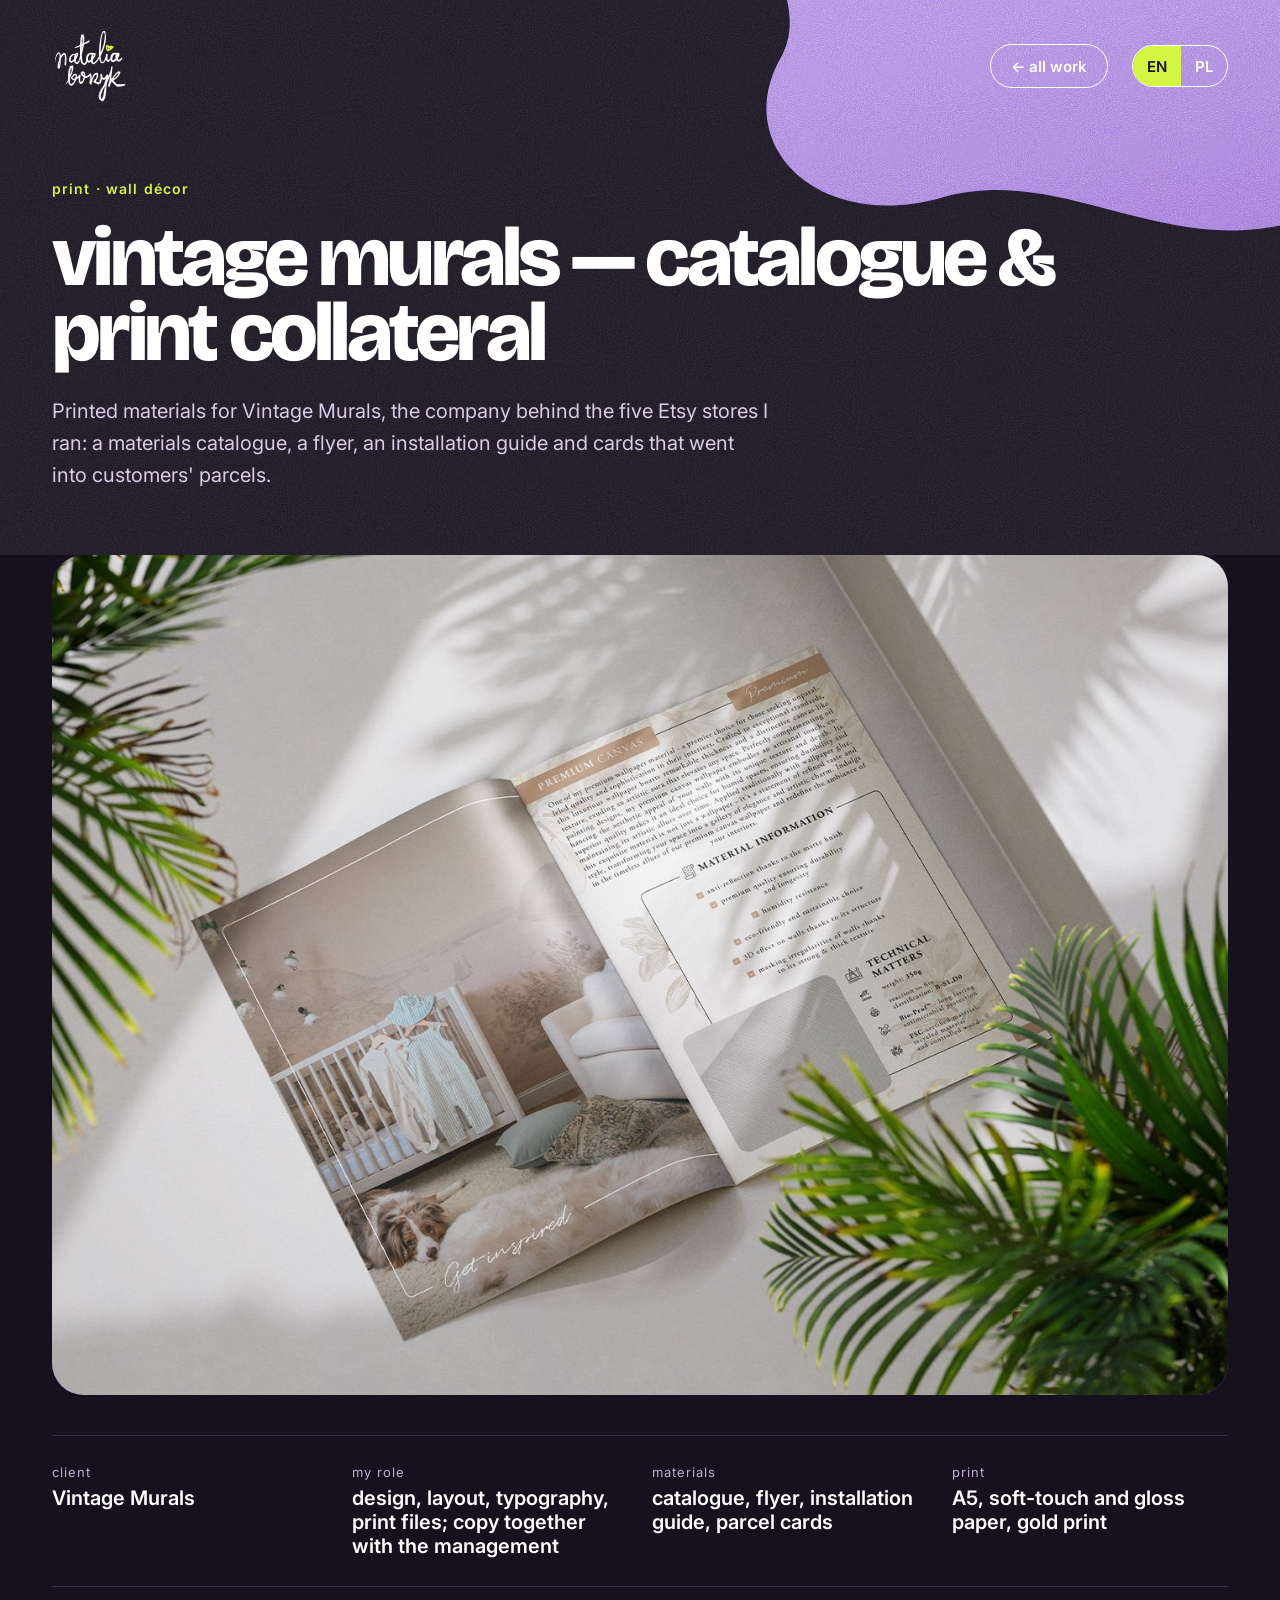
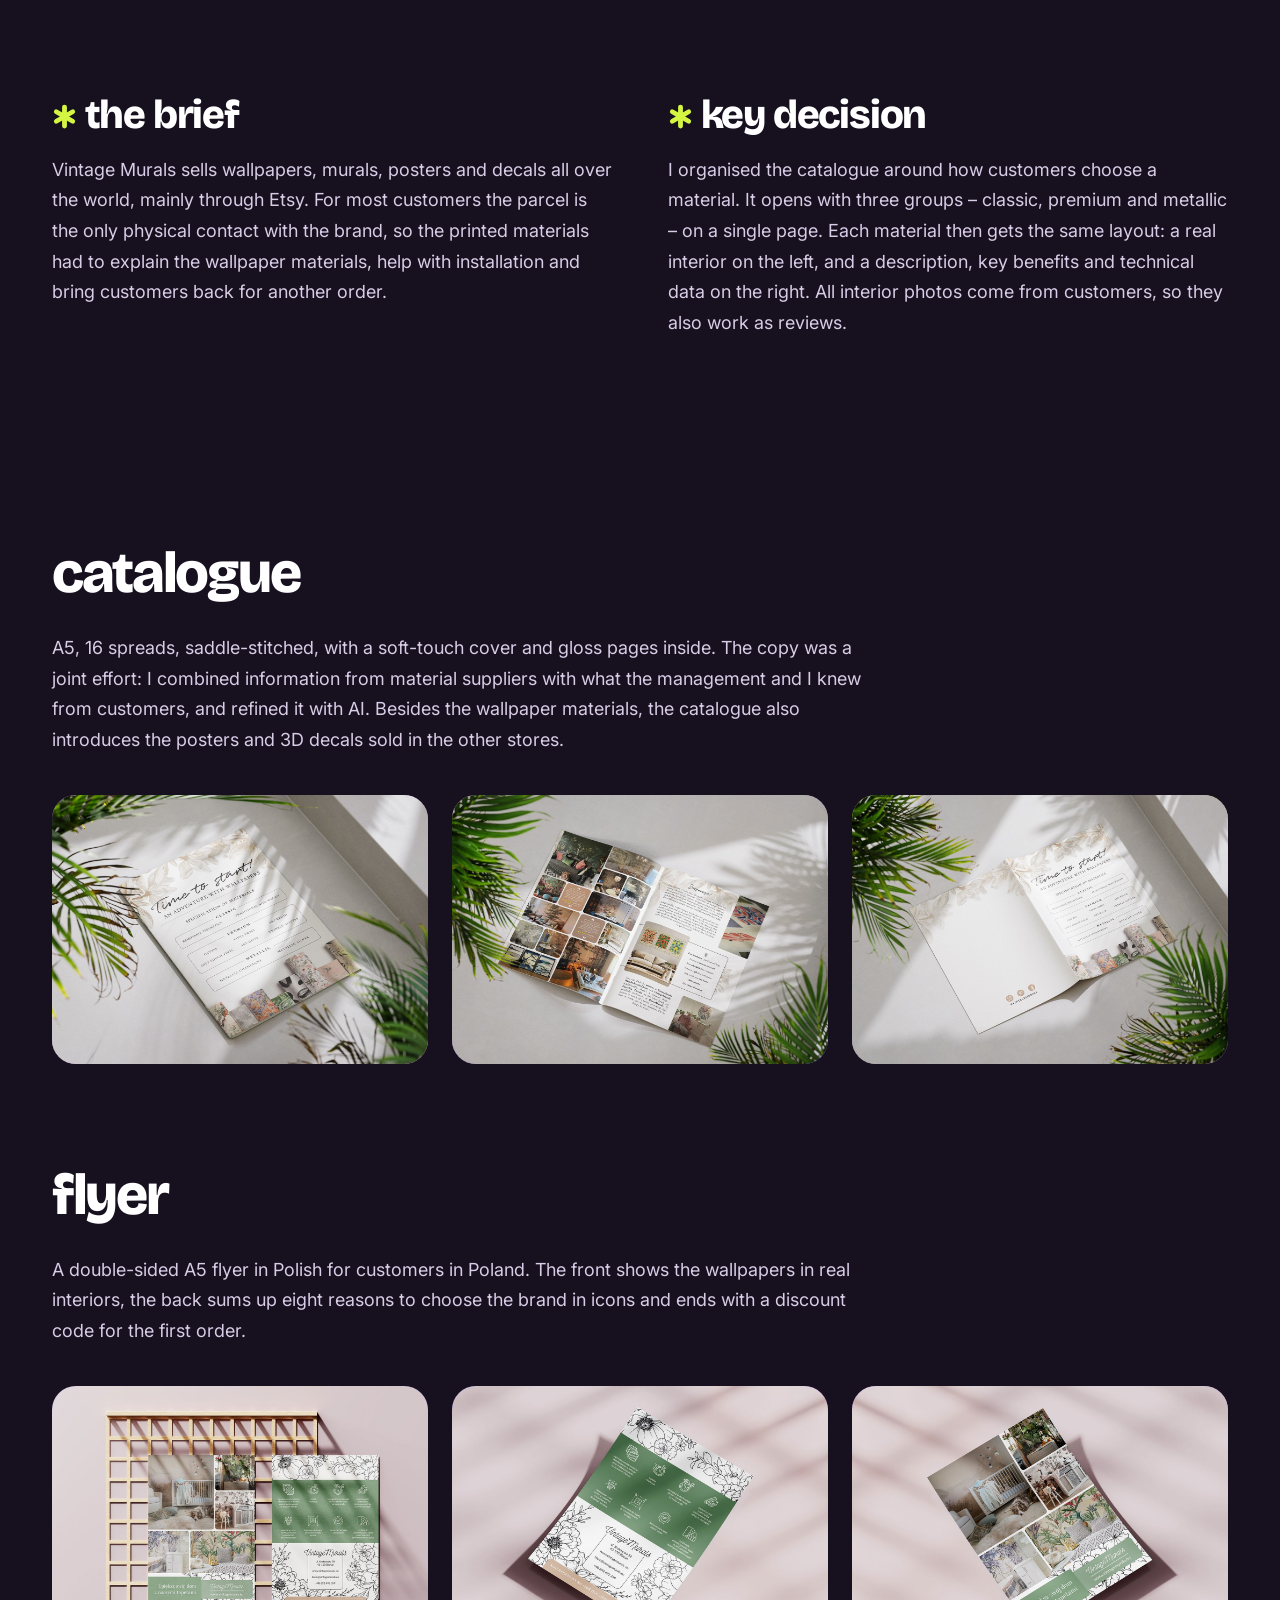
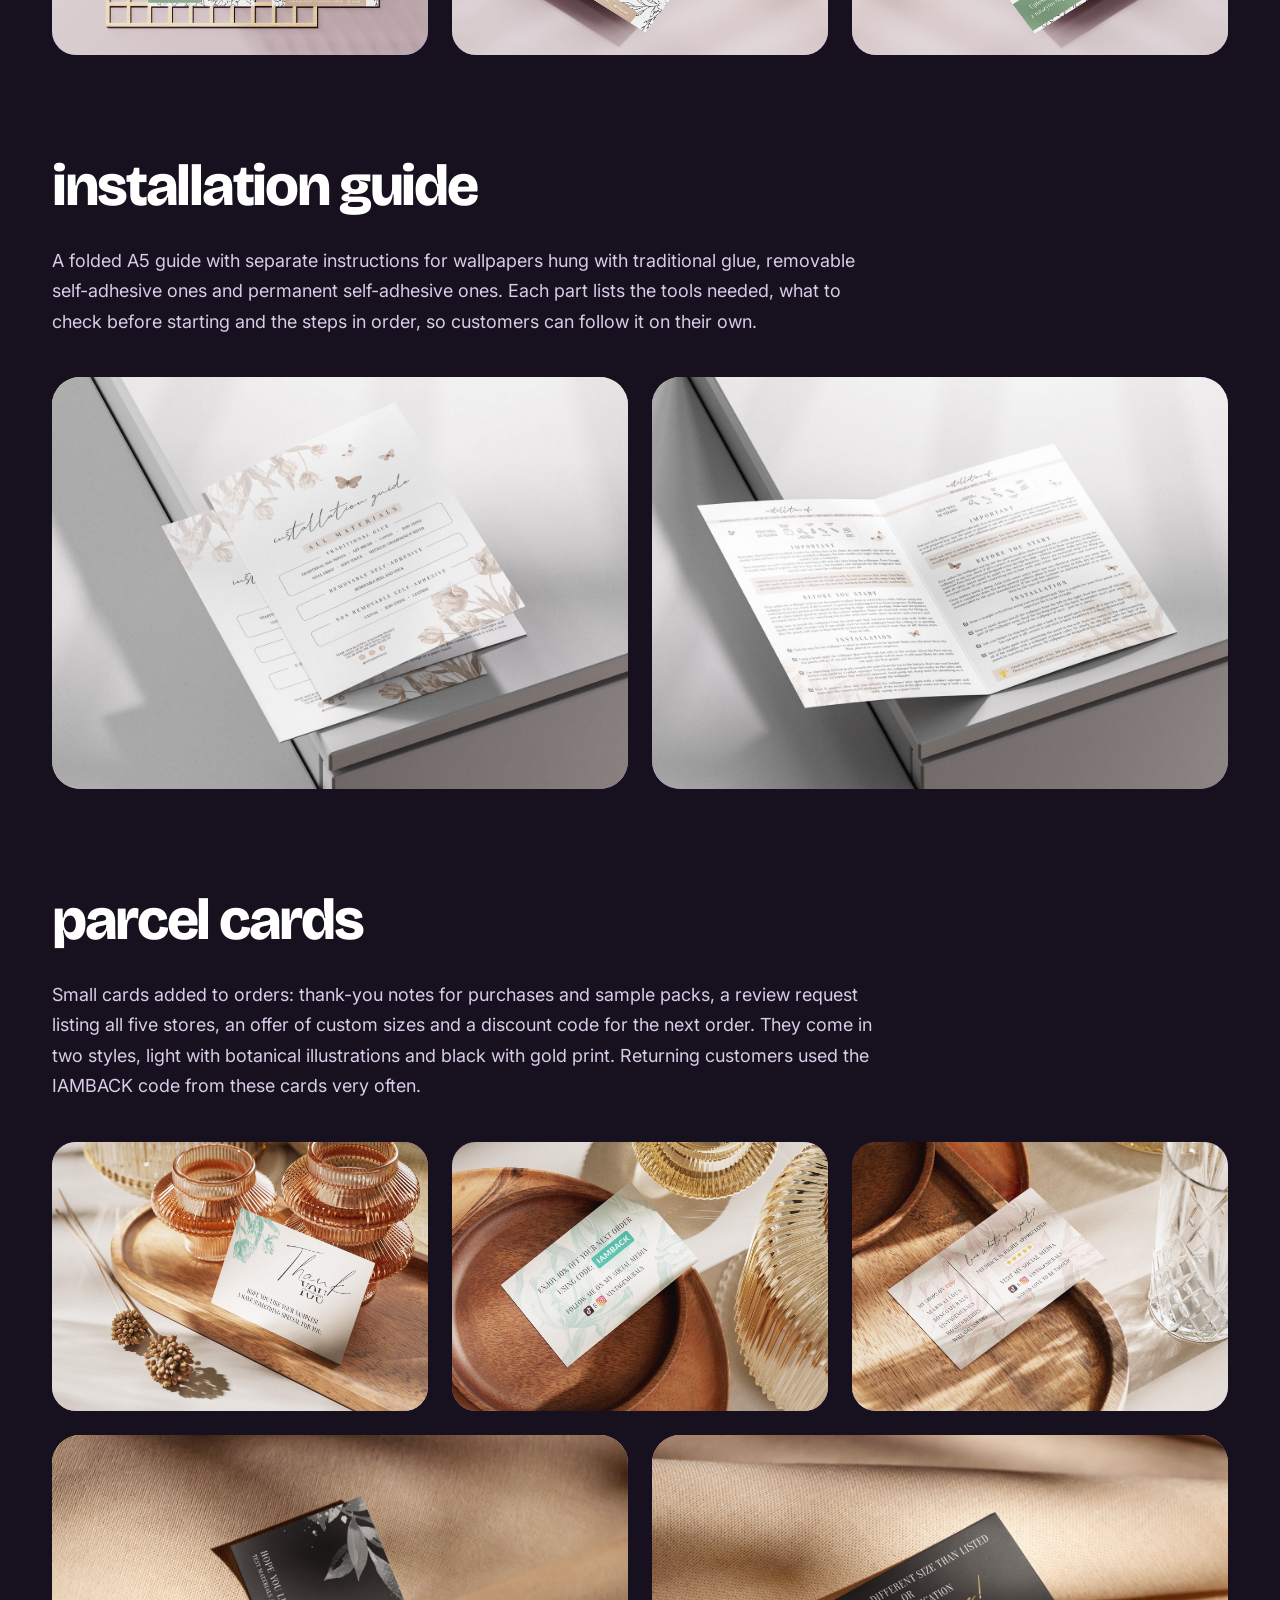
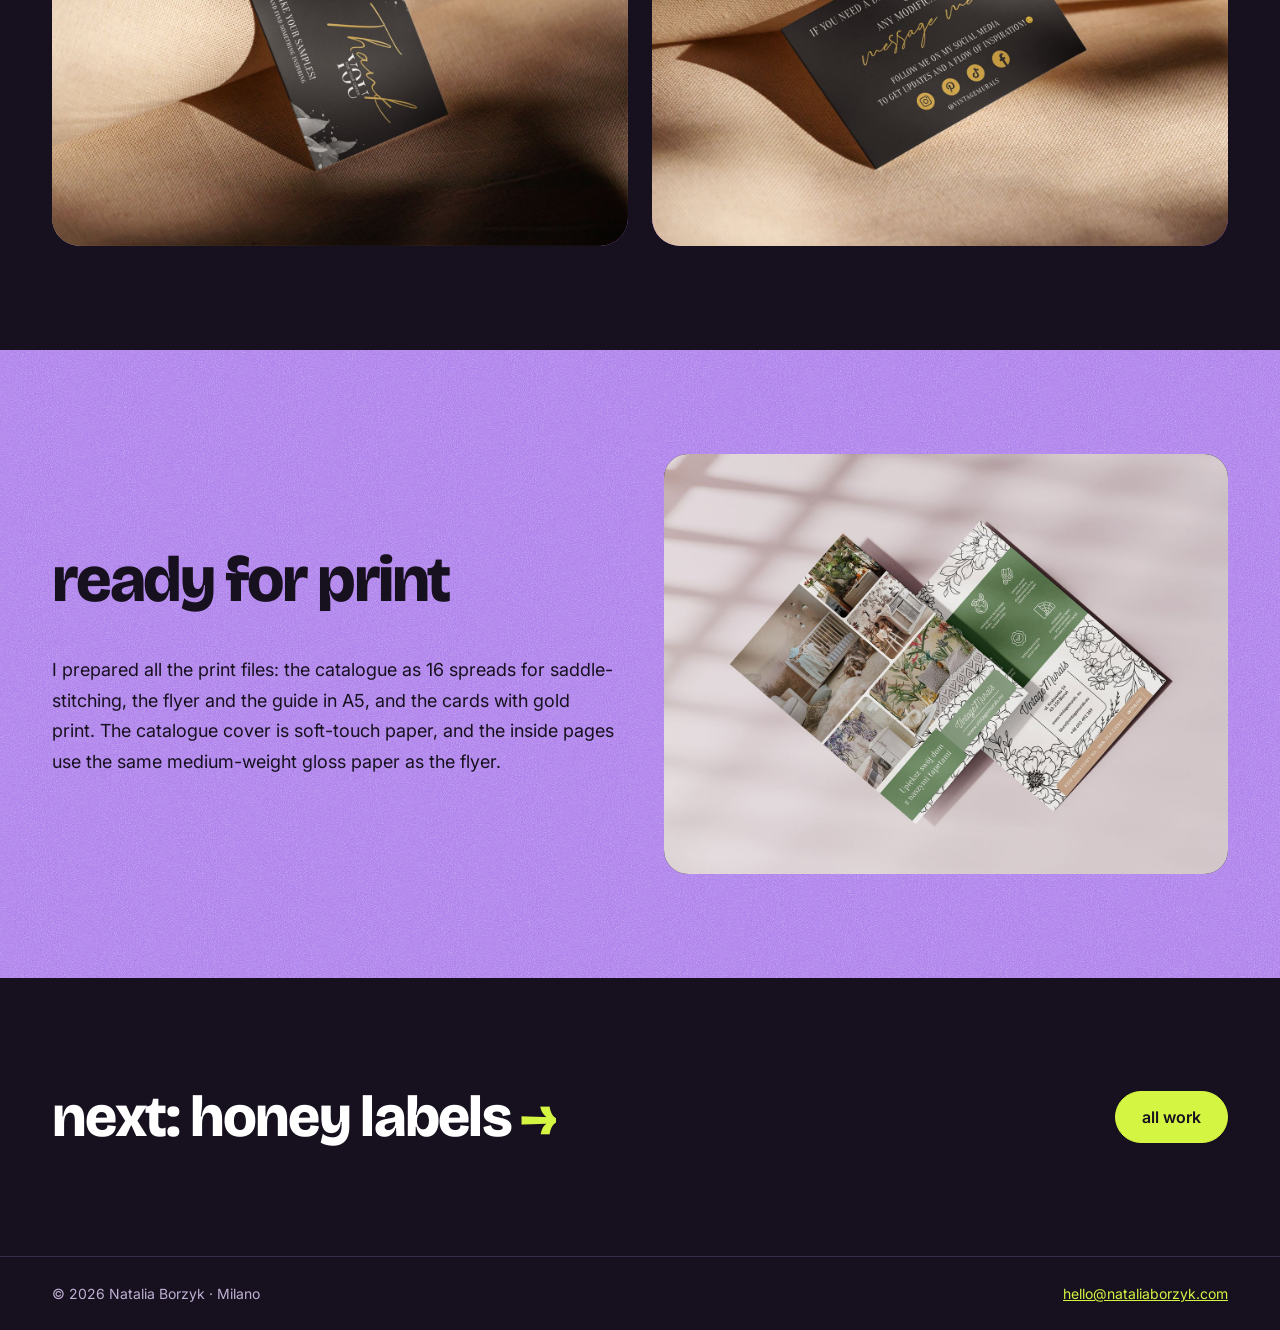
<file: catalogue.html>
<!doctype html>
<html lang="en">
<head>
<meta charset="utf-8">
<meta name="viewport" content="width=device-width, initial-scale=1">
<meta name="robots" content="noai, noimageai">
<title>catalogue &amp; print collateral · natalia borzyk</title>
<meta name="description" content="Materials catalogue, flyer, installation guide and parcel cards for Vintage Murals, designed and prepared for print by Natalia Borzyk.">
<link rel="preconnect" href="https://fonts.googleapis.com">
<link rel="preconnect" href="https://fonts.gstatic.com" crossorigin>
<link href="https://fonts.googleapis.com/css2?family=Bricolage+Grotesque:opsz,wght@12..96,400;12..96,600;12..96,800&family=Inter:wght@400;500;600&display=swap" rel="stylesheet">
<link rel="stylesheet" href="style.css">
</head>
<body>

<svg width="0" height="0" style="position:absolute" aria-hidden="true">
  <defs>
    <filter id="grain"><feTurbulence type="fractalNoise" baseFrequency="0.9" numOctaves="2" stitchTiles="stitch"/><feColorMatrix type="saturate" values="0"/></filter>
    <path id="sparkle" d="M50 0 C 53 35, 65 47, 100 50 C 65 53, 53 65, 50 100 C 47 65, 35 53, 0 50 C 35 47, 47 35, 50 0 Z"/>
  </defs>
</svg>

<section class="hero">
  <svg class="bg-svg hero-bg" aria-hidden="true" viewBox="0 0 1440 900" preserveAspectRatio="xMidYMid slice">
    <defs>
      <clipPath id="blobP"><path d="M900 -40 C 1100 30, 1240 -10, 1480 40 L 1480 380 C 1320 440, 1200 320, 1060 360 C 920 400, 820 300, 880 200 C 920 120, 800 40, 900 -40 Z"/></clipPath>
      <linearGradient id="blobShadeP" x1="0" y1="0" x2="0.4" y2="1"><stop offset="0" stop-color="#FFFFFF" stop-opacity="0.18"/><stop offset="1" stop-color="#3B1E8C" stop-opacity="0.3"/></linearGradient>
    </defs>
    <path d="M900 -40 C 1100 30, 1240 -10, 1480 40 L 1480 380 C 1320 440, 1200 320, 1060 360 C 920 400, 820 300, 880 200 C 920 120, 800 40, 900 -40 Z" fill="#A97BEB"/>
    <rect width="1440" height="900" fill="url(#blobShadeP)" clip-path="url(#blobP)"/>
    <rect width="1440" height="900" filter="url(#grain)" clip-path="url(#blobP)" opacity="0.7" class="grain-overlay"/>
    <rect class="grain-all" width="1440" height="900" filter="url(#grain)" opacity="0.18"/>
  </svg>

    <header class="wrap header">
    <a class="logo" href="index.html"><img src="logo-nb.svg" alt="Natalia Borzyk" width="76" height="76"></a>
    <div class="nav">
      <a class="btn" href="index.html#work" style="min-height:44px;padding:0 20px" data-t="back">← all work</a>
      <div class="lang" role="group" aria-label="Language">
        <button type="button" data-set-lang="en" aria-pressed="true">EN</button>
        <button type="button" data-set-lang="pl" aria-pressed="false">PL</button>
      </div>
    </div>
  </header>

  <div class="wrap cs-hero-inner">
    <p class="tag" style="font-size:14px" data-t="tag">Print · wall décor</p>
    <h1 class="cs-title cs-title--sm" data-t="title">Vintage Murals — catalogue &amp; print collateral</h1>
    <p class="cs-lead" data-t="lead">Printed materials for Vintage Murals, the company behind the five Etsy stores I ran: a materials catalogue, a flyer, an installation guide and cards that went into customers' parcels.</p>
  </div>
</section>

<section class="wrap">
  <div class="slot g2 cs-main cs-main--r75"><p class="slot-label" data-t="mainI">[Catalogue spread]</p><img src="images/catalogue-main.jpg" alt="Vintage Murals catalogue open on the Premium Canvas spread"></div>
  <dl class="meta">
    <div><dt data-t="m0k">Client</dt><dd>Vintage Murals</dd></div>
    <div><dt data-t="m1k">My role</dt><dd data-t="m1v">design, layout, typography, print files; copy together with the management</dd></div>
    <div><dt data-t="m2k">Materials</dt><dd data-t="m2v">catalogue, flyer, installation guide, parcel cards</dd></div>
    <div><dt data-t="m3k">Print</dt><dd data-t="m3v">A5, soft-touch and gloss paper, gold print</dd></div>
  </dl>
</section>

<section class="wrap two-col">
  <div>
    <h2 class="h3"><span class="ast" aria-hidden="true"></span> <em style="font-style:normal" data-t="briefT">The brief</em></h2>
    <p class="body-lg" style="color:var(--muted)" data-t="brief">Vintage Murals sells wallpapers, murals, posters and decals all over the world, mainly through Etsy. For most customers the parcel is the only physical contact with the brand, so the printed materials had to explain the wallpaper materials, help with installation and bring customers back for another order.</p>
  </div>
  <div>
    <h2 class="h3"><span class="ast" aria-hidden="true"></span> <em style="font-style:normal" data-t="decT">Key decision</em></h2>
    <p class="body-lg" style="color:var(--muted)" data-t="decision">I organised the catalogue around how customers choose a material. It opens with three groups – classic, premium and metallic – on a single page. Each material then gets the same layout: a real interior on the left, and a description, key benefits and technical data on the right. All interior photos come from customers, so they also work as reviews.</p>
  </div>
</section>

<section class="wrap" style="padding-top:104px;padding-bottom:40px">
  <h2 class="h2 sec-h" data-t="catT">catalogue</h2>
  <p class="body-lg" style="color:var(--muted);max-width:820px;margin:0 0 40px" data-t="cat">A5, 16 spreads, saddle-stitched, with a soft-touch cover and gloss pages inside. The copy was a joint effort: I combined information from material suppliers with what the management and I knew from customers, and refined it with AI. Besides the wallpaper materials, the catalogue also introduces the posters and 3D decals sold in the other stores.</p>
  <div class="row3 r75">
    <div class="slot g1"><p class="slot-label" data-t="c1">[Cover]</p><img src="images/catalogue-book-1.jpg" alt="Catalogue cover listing the wallpaper materials" loading="lazy"></div>
    <div class="slot g4"><p class="slot-label" data-t="c2">[Customer interiors, posters and decals]</p><img src="images/catalogue-book-2.jpg" alt="Catalogue spread with customer interiors, posters and decals" loading="lazy"></div>
    <div class="slot g3"><p class="slot-label" data-t="c3">[Back cover]</p><img src="images/catalogue-book-3.jpg" alt="Catalogue open on the back cover and the first page" loading="lazy"></div>
  </div>
</section>

<section class="wrap" style="padding-top:64px;padding-bottom:40px">
  <h2 class="h2 sec-h" data-t="flyT">flyer</h2>
  <p class="body-lg" style="color:var(--muted);max-width:820px;margin:0 0 40px" data-t="fly">A double-sided A5 flyer in Polish for customers in Poland. The front shows the wallpapers in real interiors, the back sums up eight reasons to choose the brand in icons and ends with a discount code for the first order.</p>
  <div class="row3 r75">
    <div class="slot g2"><p class="slot-label" data-t="f1">[Front and back]</p><img src="images/catalogue-flyer-1.jpg" alt="Vintage Murals flyer, front and back" loading="lazy"></div>
    <div class="slot g5"><p class="slot-label" data-t="f2">[Back with icons]</p><img src="images/catalogue-flyer-2.jpg" alt="Back of the flyer with icons and contact details" loading="lazy"></div>
    <div class="slot g1"><p class="slot-label" data-t="f3">[Front]</p><img src="images/catalogue-flyer-3.jpg" alt="Front of the flyer with interior photos" loading="lazy"></div>
  </div>
</section>

<section class="wrap" style="padding-top:64px;padding-bottom:40px">
  <h2 class="h2 sec-h" data-t="guiT">installation guide</h2>
  <p class="body-lg" style="color:var(--muted);max-width:820px;margin:0 0 40px" data-t="gui">A folded A5 guide with separate instructions for wallpapers hung with traditional glue, removable self-adhesive ones and permanent self-adhesive ones. Each part lists the tools needed, what to check before starting and the steps in order, so customers can follow it on their own.</p>
  <div class="row2 r75">
    <div class="slot g3"><p class="slot-label" data-t="g1l">[Cover]</p><img src="images/catalogue-guide-1.jpg" alt="Installation guide cover with the list of materials" loading="lazy"></div>
    <div class="slot g4"><p class="slot-label" data-t="g2l">[Inside]</p><img src="images/catalogue-guide-2.jpg" alt="Installation guide open on the step-by-step instructions" loading="lazy"></div>
  </div>
</section>

<section class="wrap" style="padding-top:64px;padding-bottom:104px">
  <h2 class="h2 sec-h" data-t="carT">parcel cards</h2>
  <p class="body-lg" style="color:var(--muted);max-width:820px;margin:0 0 40px" data-t="car">Small cards added to orders: thank-you notes for purchases and sample packs, a review request listing all five stores, an offer of custom sizes and a discount code for the next order. They come in two styles, light with botanical illustrations and black with gold print. Returning customers used the IAMBACK code from these cards very often.</p>
  <div class="row3 r75">
    <div class="slot g1"><p class="slot-label" data-t="k1">[Thank-you card]</p><img src="images/catalogue-cards-1.jpg" alt="Thank-you card for a sample order" loading="lazy"></div>
    <div class="slot g5"><p class="slot-label" data-t="k2">[Discount code card]</p><img src="images/catalogue-cards-2.jpg" alt="Card with the IAMBACK discount code" loading="lazy"></div>
    <div class="slot g2"><p class="slot-label" data-t="k3">[Review request]</p><img src="images/catalogue-cards-3.jpg" alt="Card asking for a review, with the list of Etsy stores" loading="lazy"></div>
  </div>
  <div class="row2 r75" style="margin-top:24px">
    <div class="slot g3"><p class="slot-label" data-t="k4">[Black card with gold print]</p><img src="images/catalogue-cards-4.jpg" alt="Black thank-you card with gold print" loading="lazy"></div>
    <div class="slot g4"><p class="slot-label" data-t="k5">[Custom size card]</p><img src="images/catalogue-cards-5.jpg" alt="Black card inviting customers to ask for custom sizes" loading="lazy"></div>
  </div>
</section>

<section class="band">
  <svg class="bg-svg" aria-hidden="true" viewBox="0 0 1440 800" preserveAspectRatio="none"><rect width="1440" height="800" filter="url(#grain)" opacity="0.6" class="grain-overlay"/></svg>
  <div class="wrap band-inner skills prod-row">
    <div>
      <h2 class="h2 sec-h" data-t="prodT">ready for print</h2>
      <p class="body-lg" data-t="prod">I prepared all the print files: the catalogue as 16 spreads for saddle-stitching, the flyer and the guide in A5, and the cards with gold print. The catalogue cover is soft-touch paper, and the inside pages use the same medium-weight gloss paper as the flyer.</p>
    </div>
    <div class="slot"><p class="slot-label" data-t="prodI">[Flyer, both sides]</p><img src="images/catalogue-production.jpg" alt="Both sides of the Vintage Murals flyer" loading="lazy"></div>
  </div>
</section>

<section class="wrap next">
  <a class="next-link" href="honey-labels.html"><span data-t="next" style="color:#fff">next: honey labels</span> <span>→</span></a>
  <a class="btn btn--lime" href="index.html#work" data-t="all">all work</a>
</section>

<footer class="footer">
  <div class="wrap">
    <p>© 2026 Natalia Borzyk · Milano</p>
    <p><a href="mailto:hello@nataliaborzyk.com">hello@nataliaborzyk.com</a></p>
  </div>
</footer>

<script>
window.PL = {
 "back": "← wszystkie projekty",
 "all": "wszystkie projekty",
 "tag": "Druk · dekoracje ścienne",
 "title": "Vintage Murals — katalog i materiały drukowane",
 "lead": "Materiały drukowane dla Vintage Murals, firmy, do której należało pięć prowadzonych przeze mnie sklepów na Etsy – katalog materiałów, ulotka, instrukcja montażu i kartki dołączane do paczek.",
 "mainI": "[Rozkładówka katalogu]",
 "m0k": "Klient",
 "m1k": "Moja rola",
 "m1v": "projekt, skład, typografia, pliki do druku; teksty wspólnie z zarządem",
 "m2k": "Materiały",
 "m2v": "katalog, ulotka, instrukcja montażu, kartki do paczek",
 "m3k": "Druk",
 "m3v": "A5, papier soft touch i błyszczący, złoty nadruk",
 "briefT": "Brief",
 "brief": "Vintage Murals sprzedaje tapety, fototapety, plakaty i naklejki na cały świat, głównie przez Etsy. Dla większości klientów paczka jest jedynym fizycznym kontaktem z marką, dlatego materiały drukowane miały wyjaśnić, czym różnią się materiały tapet, pomóc w montażu i zachęcić do kolejnego zamówienia.",
 "decT": "Kluczowa decyzja",
 "decision": "Katalog ułożyłam tak, jak klient wybiera materiał. Na początku są trzy grupy – classic, premium i metallic – zebrane na jednej stronie. Każdy materiał ma potem ten sam układ: po lewej prawdziwe wnętrze, a po prawej opis, najważniejsze zalety i dane techniczne. Wszystkie zdjęcia wnętrz pochodzą od klientów, więc działają też jak opinie.",
 "catT": "katalog",
 "cat": "Format A5, 16 rozkładówek, oprawa zszywana, okładka z papieru soft touch i błyszczący środek. Teksty powstały wspólnie – połączyłam informacje od dostawców materiałów z tym, co zarząd i ja wiedziałyśmy od klientów, a na koniec dopracowałam je z pomocą AI. Oprócz materiałów tapet katalog przedstawia też plakaty i naklejki 3D z pozostałych sklepów.",
 "c1": "[Okładka]",
 "c2": "[Wnętrza klientów, plakaty i naklejki]",
 "c3": "[Tylna okładka]",
 "flyT": "ulotka",
 "fly": "Dwustronna ulotka A5 po polsku, dla klientów w Polsce. Na przodzie są tapety w prawdziwych wnętrzach, a z tyłu ikony z ośmioma powodami, dla których warto wybrać markę, i kod rabatowy na pierwsze zamówienie.",
 "f1": "[Przód i tył]",
 "f2": "[Tył z ikonami]",
 "f3": "[Przód]",
 "guiT": "instrukcja montażu",
 "gui": "Składana instrukcja A5 z osobnymi wskazówkami dla tapet na tradycyjny klej, samoprzylepnych zdejmowalnych i samoprzylepnych na stałe. Każda część mówi, jakie narzędzia będą potrzebne, co sprawdzić przed rozpoczęciem pracy i co zrobić po kolei, tak żeby klient poradził sobie sam.",
 "g1l": "[Okładka]",
 "g2l": "[Środek]",
 "carT": "kartki do paczek",
 "car": "Małe kartki dołączane do zamówień – podziękowania za zakup i za zamówienie próbek, prośba o opinię z listą wszystkich pięciu sklepów, informacja o wymiarach na zamówienie i kod rabatowy na kolejne zakupy. Powstały w dwóch wersjach – jasnej z roślinnymi ilustracjami i czarnej ze złotym nadrukiem. Powracający klienci bardzo często korzystali z kodu IAMBACK z tych kartek.",
 "k1": "[Kartka z podziękowaniem]",
 "k2": "[Kartka z kodem rabatowym]",
 "k3": "[Prośba o opinię]",
 "k4": "[Czarna kartka ze złotym nadrukiem]",
 "k5": "[Kartka o wymiarach na zamówienie]",
 "prodT": "gotowe do druku",
 "prod": "Przygotowałam wszystkie pliki do druku – katalog jako 16 rozkładówek do oprawy zszywanej, ulotkę i instrukcję w formacie A5 oraz kartki ze złotym nadrukiem. Okładka katalogu jest z papieru soft touch, a środek z tego samego błyszczącego papieru średniej grubości co ulotka.",
 "prodI": "[Ulotka, obie strony]",
 "next": "dalej: etykiety na miody"
};
</script>
<script src="lang.js"></script>
</body>
</html>
</file>
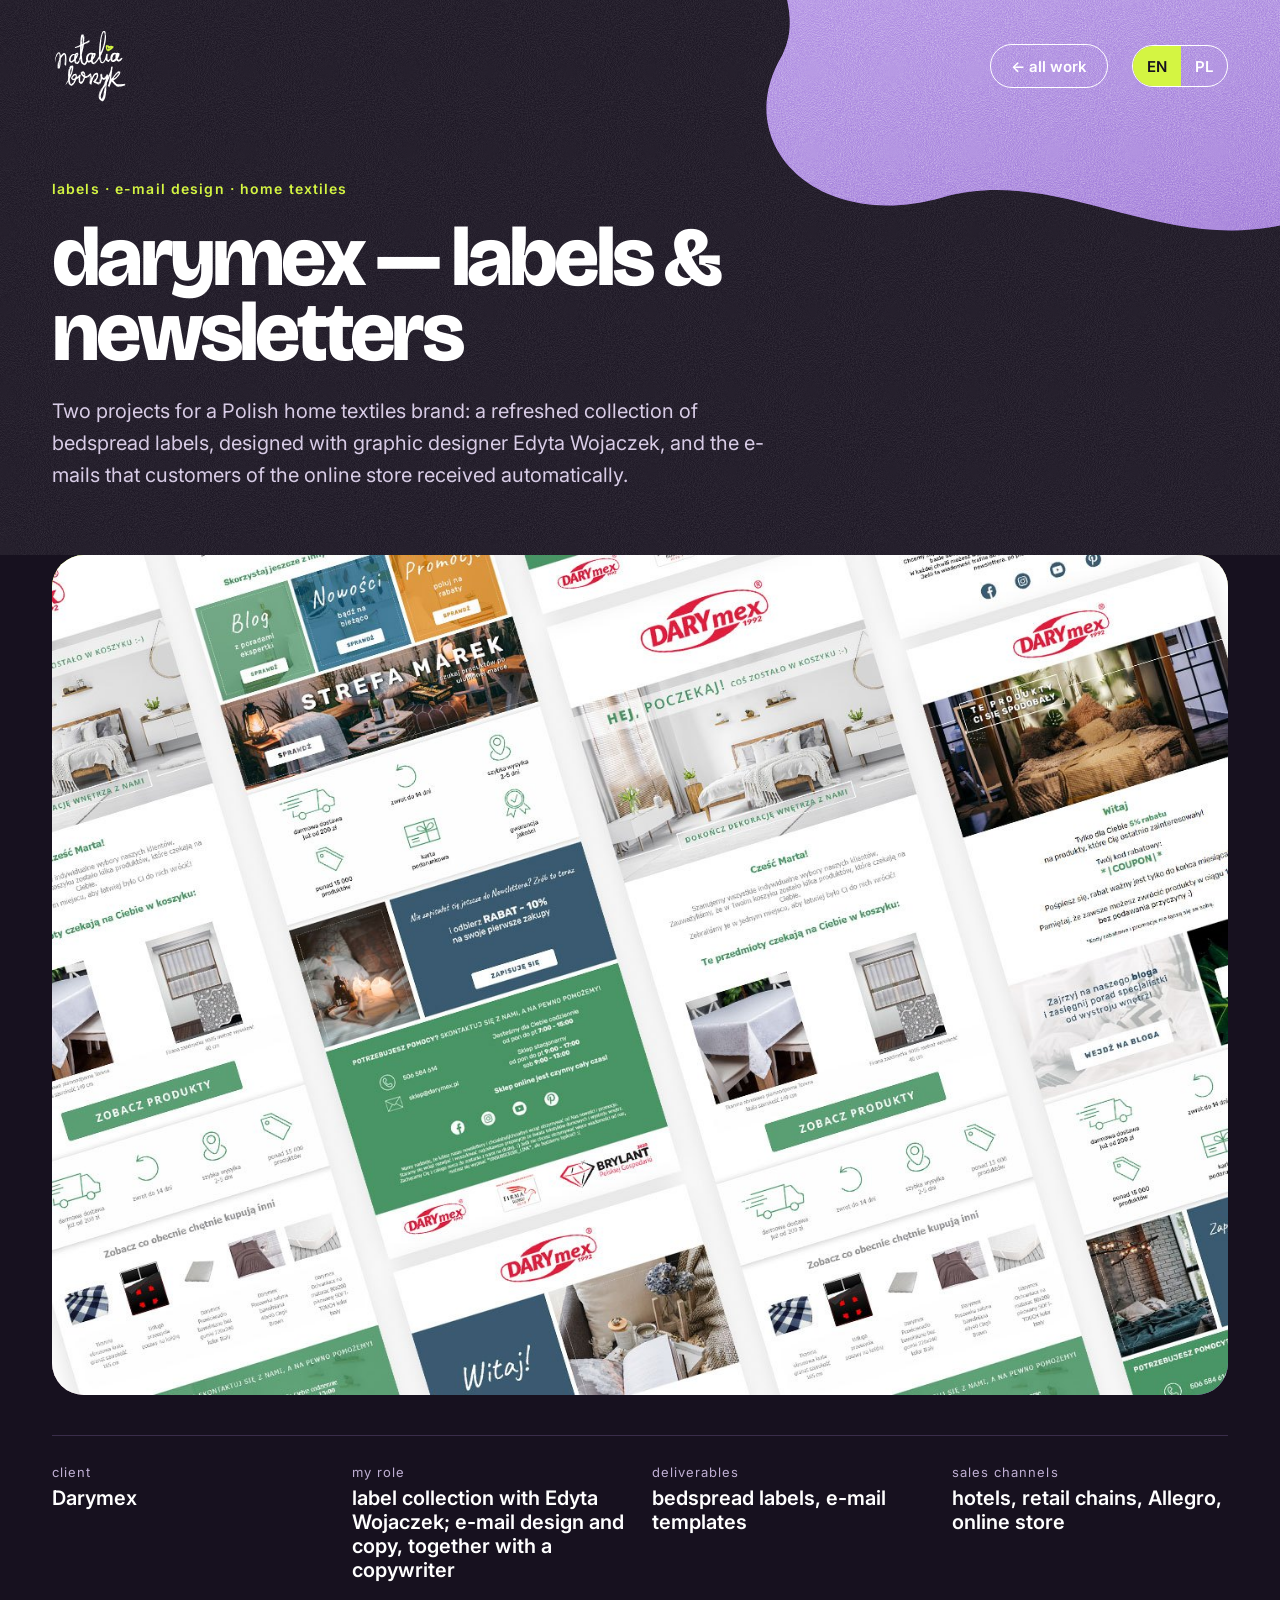
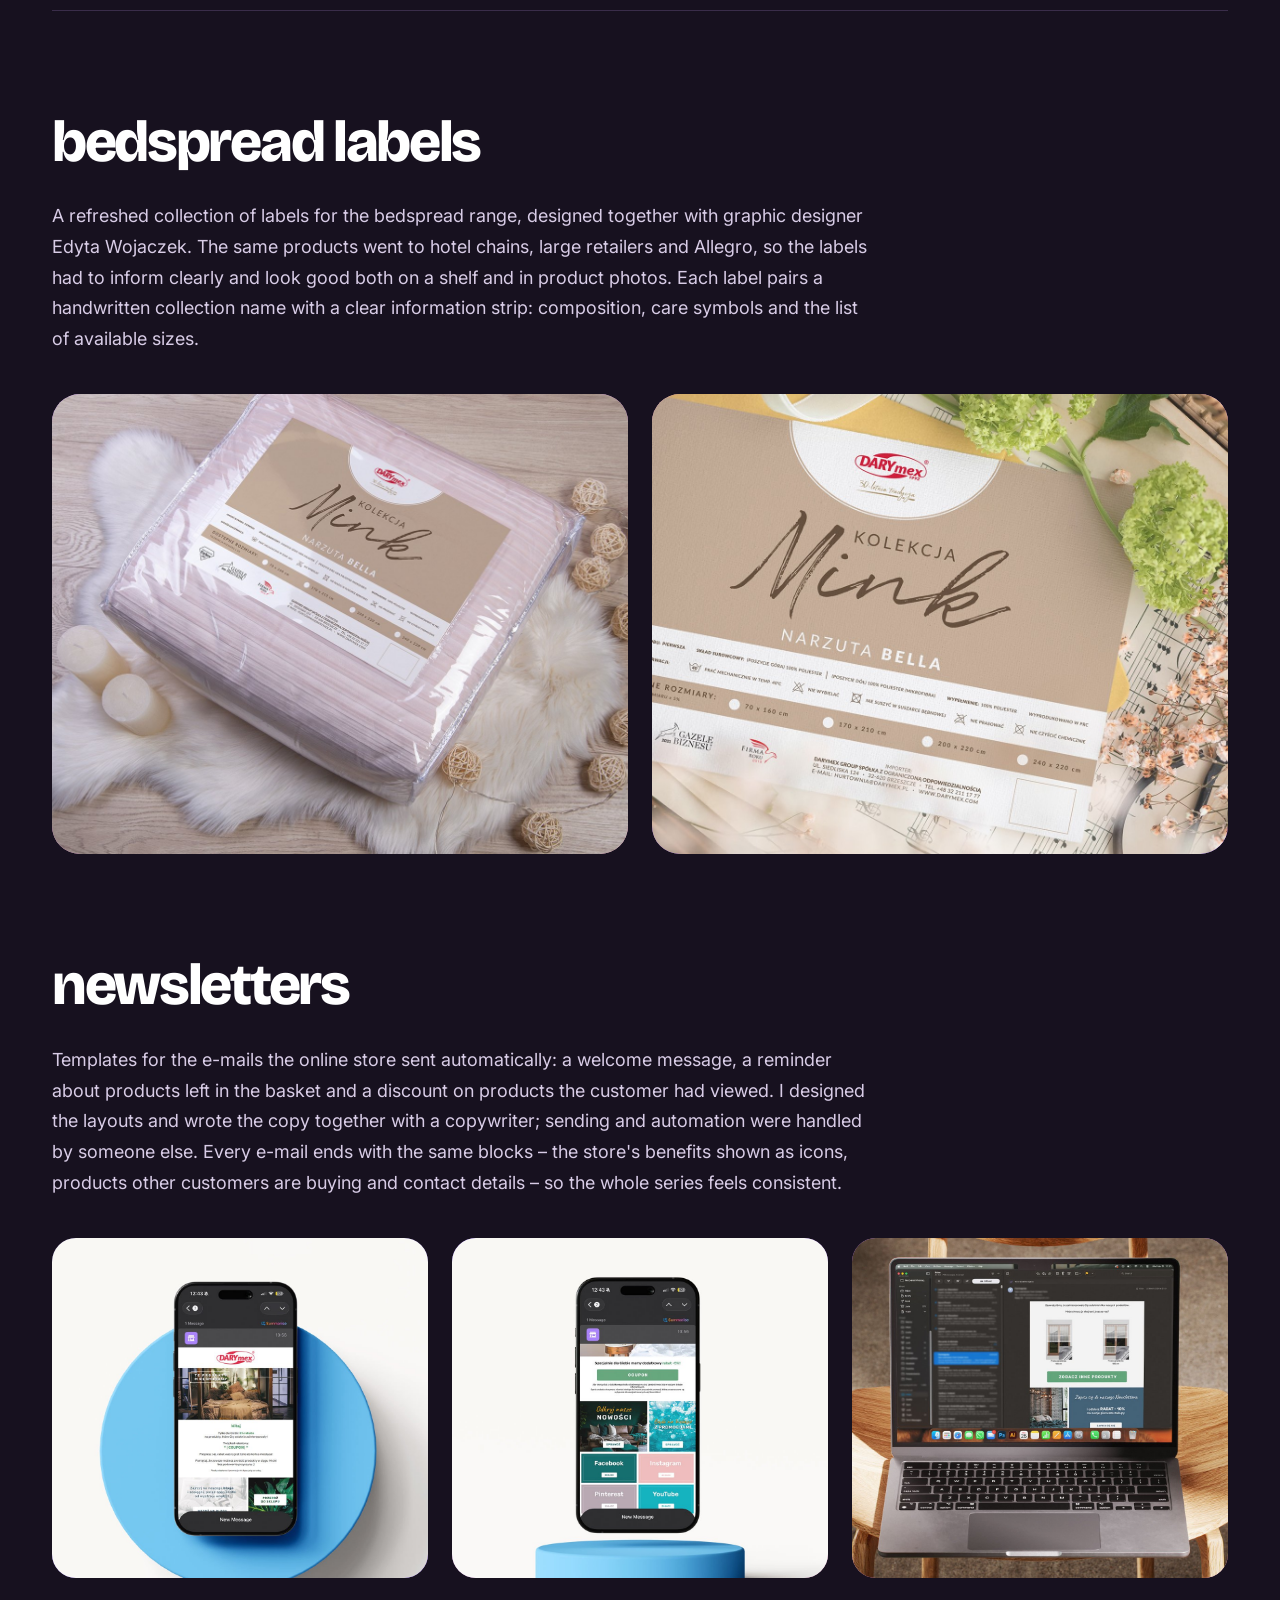
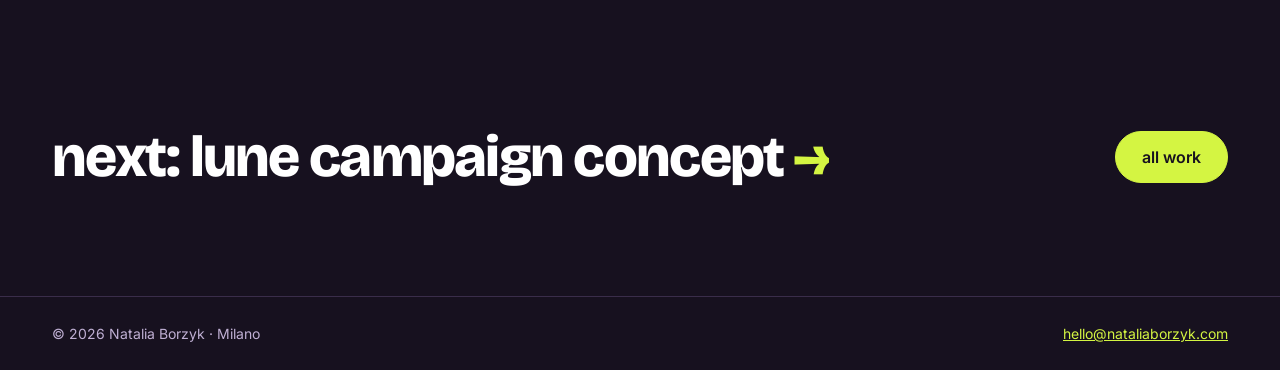
<file: darymex.html>
<!doctype html>
<html lang="en">
<head>
<meta charset="utf-8">
<meta name="viewport" content="width=device-width, initial-scale=1">
<meta name="robots" content="noai, noimageai">
<title>labels &amp; newsletters · natalia borzyk</title>
<meta name="description" content="A refreshed bedspread label collection and automated e-mail templates for Darymex, designed by Natalia Borzyk.">
<link rel="preconnect" href="https://fonts.googleapis.com">
<link rel="preconnect" href="https://fonts.gstatic.com" crossorigin>
<link href="https://fonts.googleapis.com/css2?family=Bricolage+Grotesque:opsz,wght@12..96,400;12..96,600;12..96,800&family=Inter:wght@400;500;600&display=swap" rel="stylesheet">
<link rel="stylesheet" href="style.css">
</head>
<body>

<svg width="0" height="0" style="position:absolute" aria-hidden="true">
  <defs>
    <filter id="grain"><feTurbulence type="fractalNoise" baseFrequency="0.9" numOctaves="2" stitchTiles="stitch"/><feColorMatrix type="saturate" values="0"/></filter>
    <path id="sparkle" d="M50 0 C 53 35, 65 47, 100 50 C 65 53, 53 65, 50 100 C 47 65, 35 53, 0 50 C 35 47, 47 35, 50 0 Z"/>
  </defs>
</svg>

<section class="hero">
  <svg class="bg-svg hero-bg" aria-hidden="true" viewBox="0 0 1440 900" preserveAspectRatio="xMidYMid slice">
    <defs>
      <clipPath id="blobP"><path d="M900 -40 C 1100 30, 1240 -10, 1480 40 L 1480 380 C 1320 440, 1200 320, 1060 360 C 920 400, 820 300, 880 200 C 920 120, 800 40, 900 -40 Z"/></clipPath>
      <linearGradient id="blobShadeP" x1="0" y1="0" x2="0.4" y2="1"><stop offset="0" stop-color="#FFFFFF" stop-opacity="0.18"/><stop offset="1" stop-color="#3B1E8C" stop-opacity="0.3"/></linearGradient>
    </defs>
    <path d="M900 -40 C 1100 30, 1240 -10, 1480 40 L 1480 380 C 1320 440, 1200 320, 1060 360 C 920 400, 820 300, 880 200 C 920 120, 800 40, 900 -40 Z" fill="#A97BEB"/>
    <rect width="1440" height="900" fill="url(#blobShadeP)" clip-path="url(#blobP)"/>
    <rect width="1440" height="900" filter="url(#grain)" clip-path="url(#blobP)" opacity="0.7" class="grain-overlay"/>
    <rect class="grain-all" width="1440" height="900" filter="url(#grain)" opacity="0.18"/>
  </svg>

    <header class="wrap header">
    <a class="logo" href="index.html"><img src="logo-nb.svg" alt="Natalia Borzyk" width="76" height="76"></a>
    <div class="nav">
      <a class="btn" href="index.html#work" style="min-height:44px;padding:0 20px" data-t="back">← all work</a>
      <div class="lang" role="group" aria-label="Language">
        <button type="button" data-set-lang="en" aria-pressed="true">EN</button>
        <button type="button" data-set-lang="pl" aria-pressed="false">PL</button>
      </div>
    </div>
  </header>

  <div class="wrap cs-hero-inner">
    <p class="tag" style="font-size:14px" data-t="tag">Labels · e-mail design · home textiles</p>
    <h1 class="cs-title cs-title--sm" data-t="title">Darymex — labels &amp; newsletters</h1>
    <p class="cs-lead" data-t="lead">Two projects for a Polish home textiles brand: a refreshed collection of bedspread labels, designed with graphic designer Edyta Wojaczek, and the e-mails that customers of the online store received automatically.</p>
  </div>
</section>

<section class="wrap">
  <div class="slot g3 cs-main cs-main--r75"><p class="slot-label" data-t="mainI">[E-mail templates]</p><img src="images/darymex-nl-main.jpg" alt="Darymex e-mail templates side by side"></div>
  <dl class="meta">
    <div><dt data-t="m0k">Client</dt><dd>Darymex</dd></div>
    <div><dt data-t="m1k">My role</dt><dd data-t="m1v">label collection with Edyta Wojaczek; e-mail design and copy, together with a copywriter</dd></div>
    <div><dt data-t="m2k">Deliverables</dt><dd data-t="m2v">bedspread labels, e-mail templates</dd></div>
    <div><dt data-t="m3k">Sales channels</dt><dd data-t="m3v">hotels, retail chains, Allegro, online store</dd></div>
  </dl>
</section>

<section class="wrap" style="padding-top:104px;padding-bottom:40px">
  <h2 class="h2 sec-h" data-t="labT">bedspread labels</h2>
  <p class="body-lg" style="color:var(--muted);max-width:820px;margin:0 0 40px" data-t="lab">A refreshed collection of labels for the bedspread range, designed together with graphic designer Edyta Wojaczek. The same products went to hotel chains, large retailers and Allegro, so the labels had to inform clearly and look good both on a shelf and in product photos. Each label pairs a handwritten collection name with a clear information strip: composition, care symbols and the list of available sizes.</p>
  <div class="row2">
    <div class="slot g1"><p class="slot-label" data-t="l1">[Bedspread label 1]</p><img src="images/darymex-label-1.jpg" alt="Mink collection bedspread with its label" loading="lazy"></div>
    <div class="slot g4"><p class="slot-label" data-t="l2">[Bedspread label 2]</p><img src="images/darymex-label-2.jpg" alt="Close-up of the Mink collection label" loading="lazy"></div>
  </div>
</section>

<section class="wrap" style="padding-top:64px;padding-bottom:40px">
  <h2 class="h2 sec-h" data-t="nlT">newsletters</h2>
  <p class="body-lg" style="color:var(--muted);max-width:820px;margin:0 0 40px" data-t="nl">Templates for the e-mails the online store sent automatically: a welcome message, a reminder about products left in the basket and a discount on products the customer had viewed. I designed the layouts and wrote the copy together with a copywriter; sending and automation were handled by someone else. Every e-mail ends with the same blocks – the store's benefits shown as icons, products other customers are buying and contact details – so the whole series feels consistent.</p>
  <div class="row3">
    <div class="slot g2"><p class="slot-label" data-t="n1">[Discount e-mail on a phone]</p><img src="images/darymex-nl-1.jpg" alt="Darymex discount e-mail on a phone" loading="lazy"></div>
    <div class="slot g5"><p class="slot-label" data-t="n2">[E-mail with social links]</p><img src="images/darymex-nl-2.jpg" alt="Darymex e-mail with new products and social links on a phone" loading="lazy"></div>
    <div class="slot g1"><p class="slot-label" data-t="n3">[E-mail on a laptop]</p><img src="images/darymex-nl-3.jpg" alt="Darymex product reminder e-mail on a laptop" loading="lazy"></div>
  </div>
</section>

<section class="wrap next" style="padding-top:104px">
  <a class="next-link" href="digital.html"><span data-t="next" style="color:#fff">next: LUNE campaign concept</span> <span>→</span></a>
  <a class="btn btn--lime" href="index.html#work" data-t="all">all work</a>
</section>

<footer class="footer">
  <div class="wrap">
    <p>© 2026 Natalia Borzyk · Milano</p>
    <p><a href="mailto:hello@nataliaborzyk.com">hello@nataliaborzyk.com</a></p>
  </div>
</footer>

<script>
window.PL = {
 "back": "← wszystkie projekty",
 "all": "wszystkie projekty",
 "tag": "Etykiety · projekty maili · tekstylia domowe",
 "title": "Darymex — etykiety i newslettery",
 "lead": "Dwa projekty dla polskiej marki z tekstyliami domowymi – odświeżona kolekcja etykiet na narzuty, którą zaprojektowałam razem z graficzką Edytą Wojaczek, i maile, które klienci sklepu internetowego dostawali automatycznie.",
 "mainI": "[Szablony maili]",
 "m0k": "Klient",
 "m1k": "Moja rola",
 "m1v": "kolekcja etykiet razem z Edytą Wojaczek; projekt maili i teksty, wspólnie z copywriterem",
 "m2k": "Zakres",
 "m2v": "etykiety na narzuty, szablony maili",
 "m3k": "Kanały sprzedaży",
 "m3v": "hotele, sieci handlowe, Allegro, sklep internetowy",
 "labT": "etykiety na narzuty",
 "lab": "Odświeżona kolekcja etykiet na narzuty, którą zaprojektowałam razem z graficzką Edytą Wojaczek. Te same produkty trafiały do sieci hotelowych, dużych sieci handlowych i na Allegro, więc etykiety musiały czytelnie informować o produkcie i dobrze wyglądać zarówno na półce, jak i na zdjęciach w ofercie. Każda etykieta łączy odręcznie napisaną nazwę kolekcji z czytelnym pasem informacji – składem, symbolami pielęgnacji i listą dostępnych rozmiarów.",
 "l1": "[Etykieta na narzutę 1]",
 "l2": "[Etykieta na narzutę 2]",
 "nlT": "newslettery",
 "nl": "Szablony maili, które sklep internetowy wysyłał automatycznie – powitalnego, przypomnienia o produktach zostawionych w koszyku i rabatu na produkty, które klient wcześniej oglądał. Projektowałam ich wygląd i pisałam teksty razem z copywriterem, a wysyłką i automatyzacją zajmował się ktoś inny. Każdy mail kończy się tymi samymi blokami – zaletami sklepu pokazanymi w ikonach, produktami, które inni chętnie kupują, i danymi kontaktowymi – dzięki czemu cała seria wygląda spójnie.",
 "n1": "[Mail z rabatem na telefonie]",
 "n2": "[Mail z linkami do social mediów]",
 "n3": "[Mail na laptopie]",
 "next": "dalej: koncept kampanii LUNE"
};
</script>
<script src="lang.js"></script>
</body>
</html>
</file>
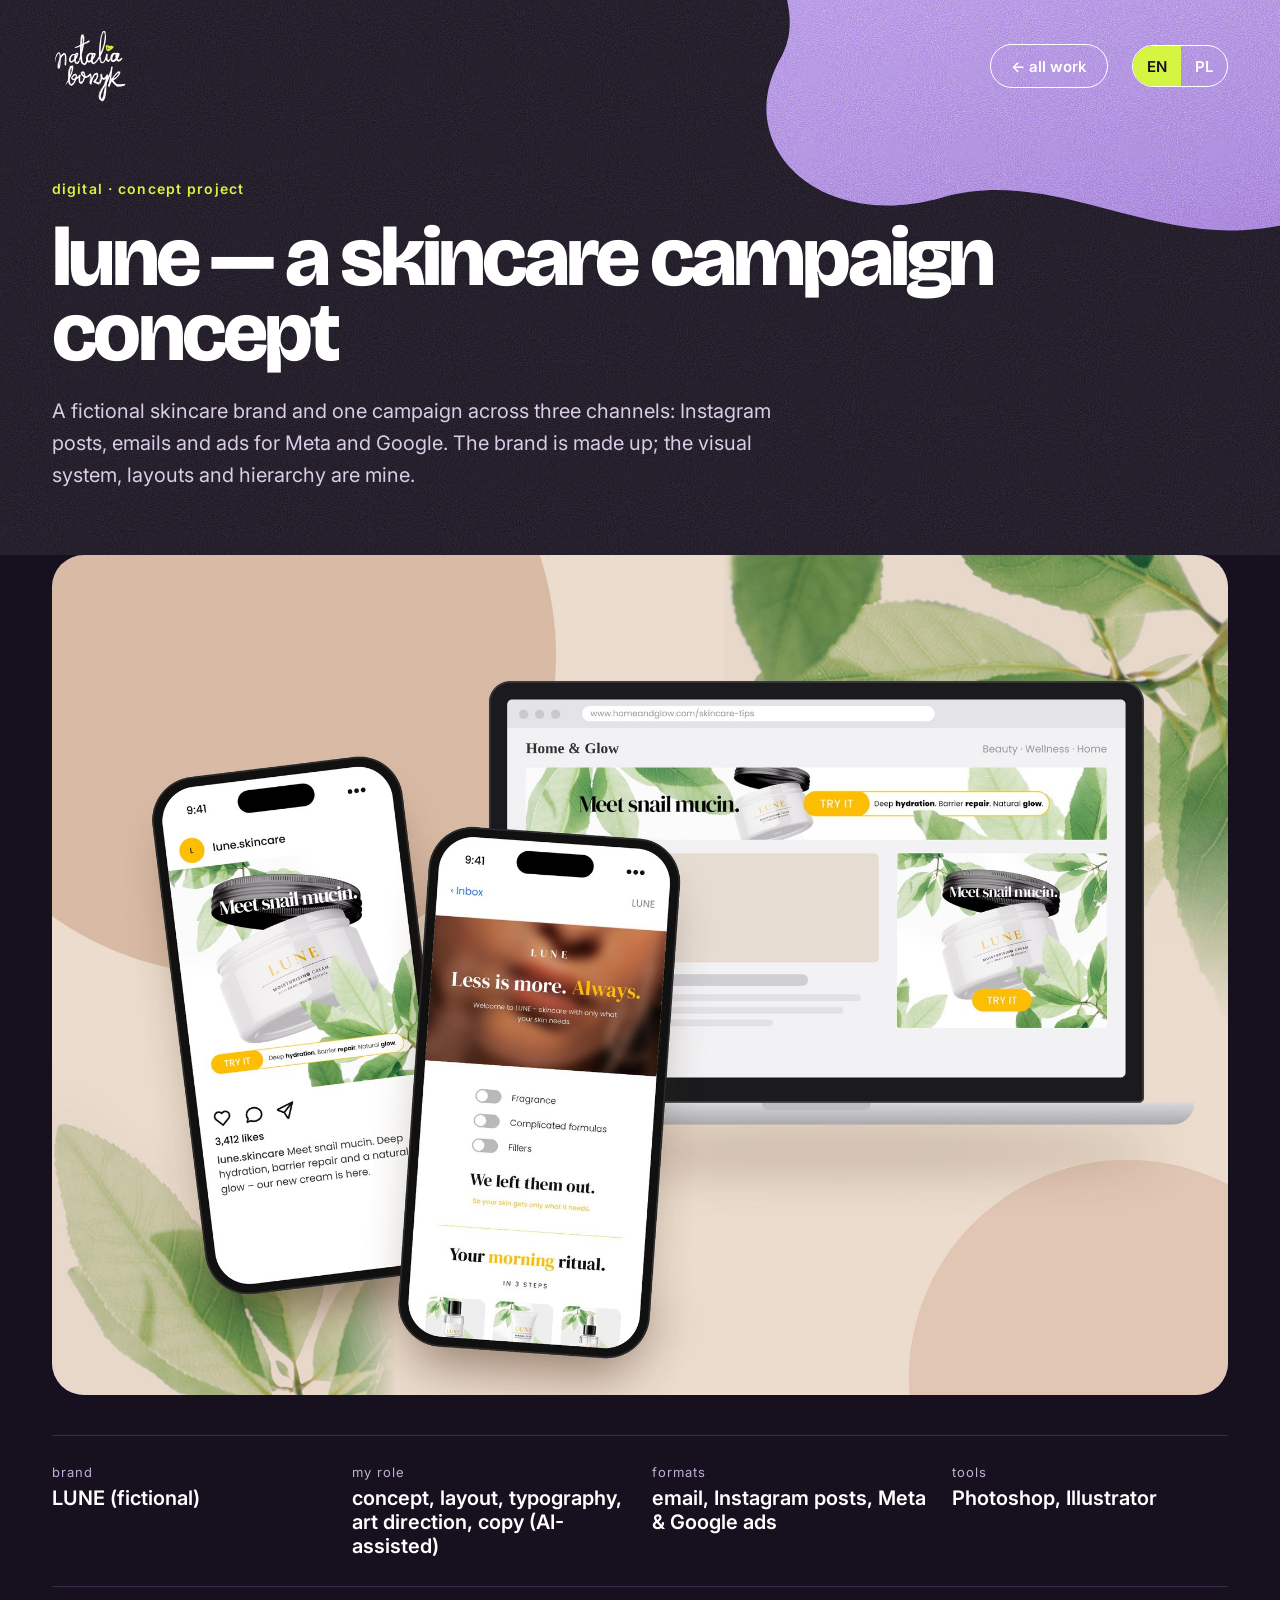
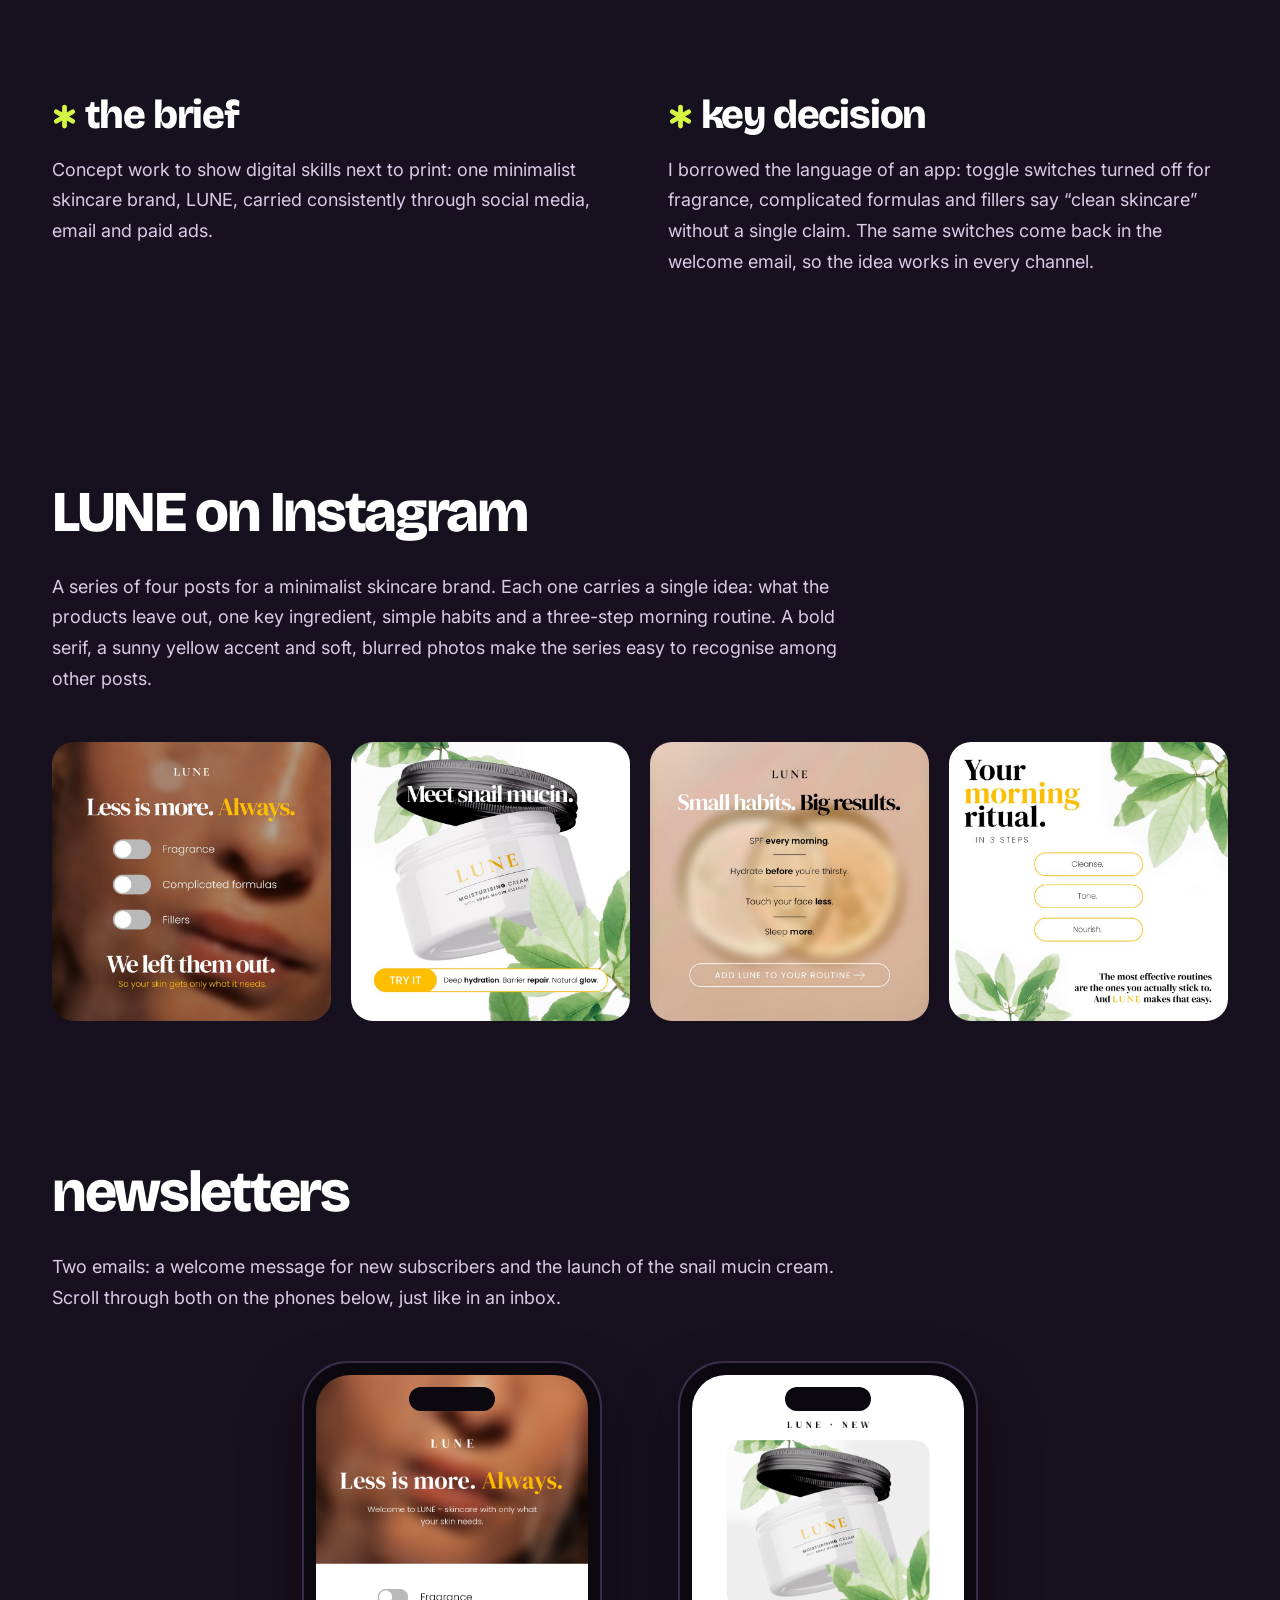
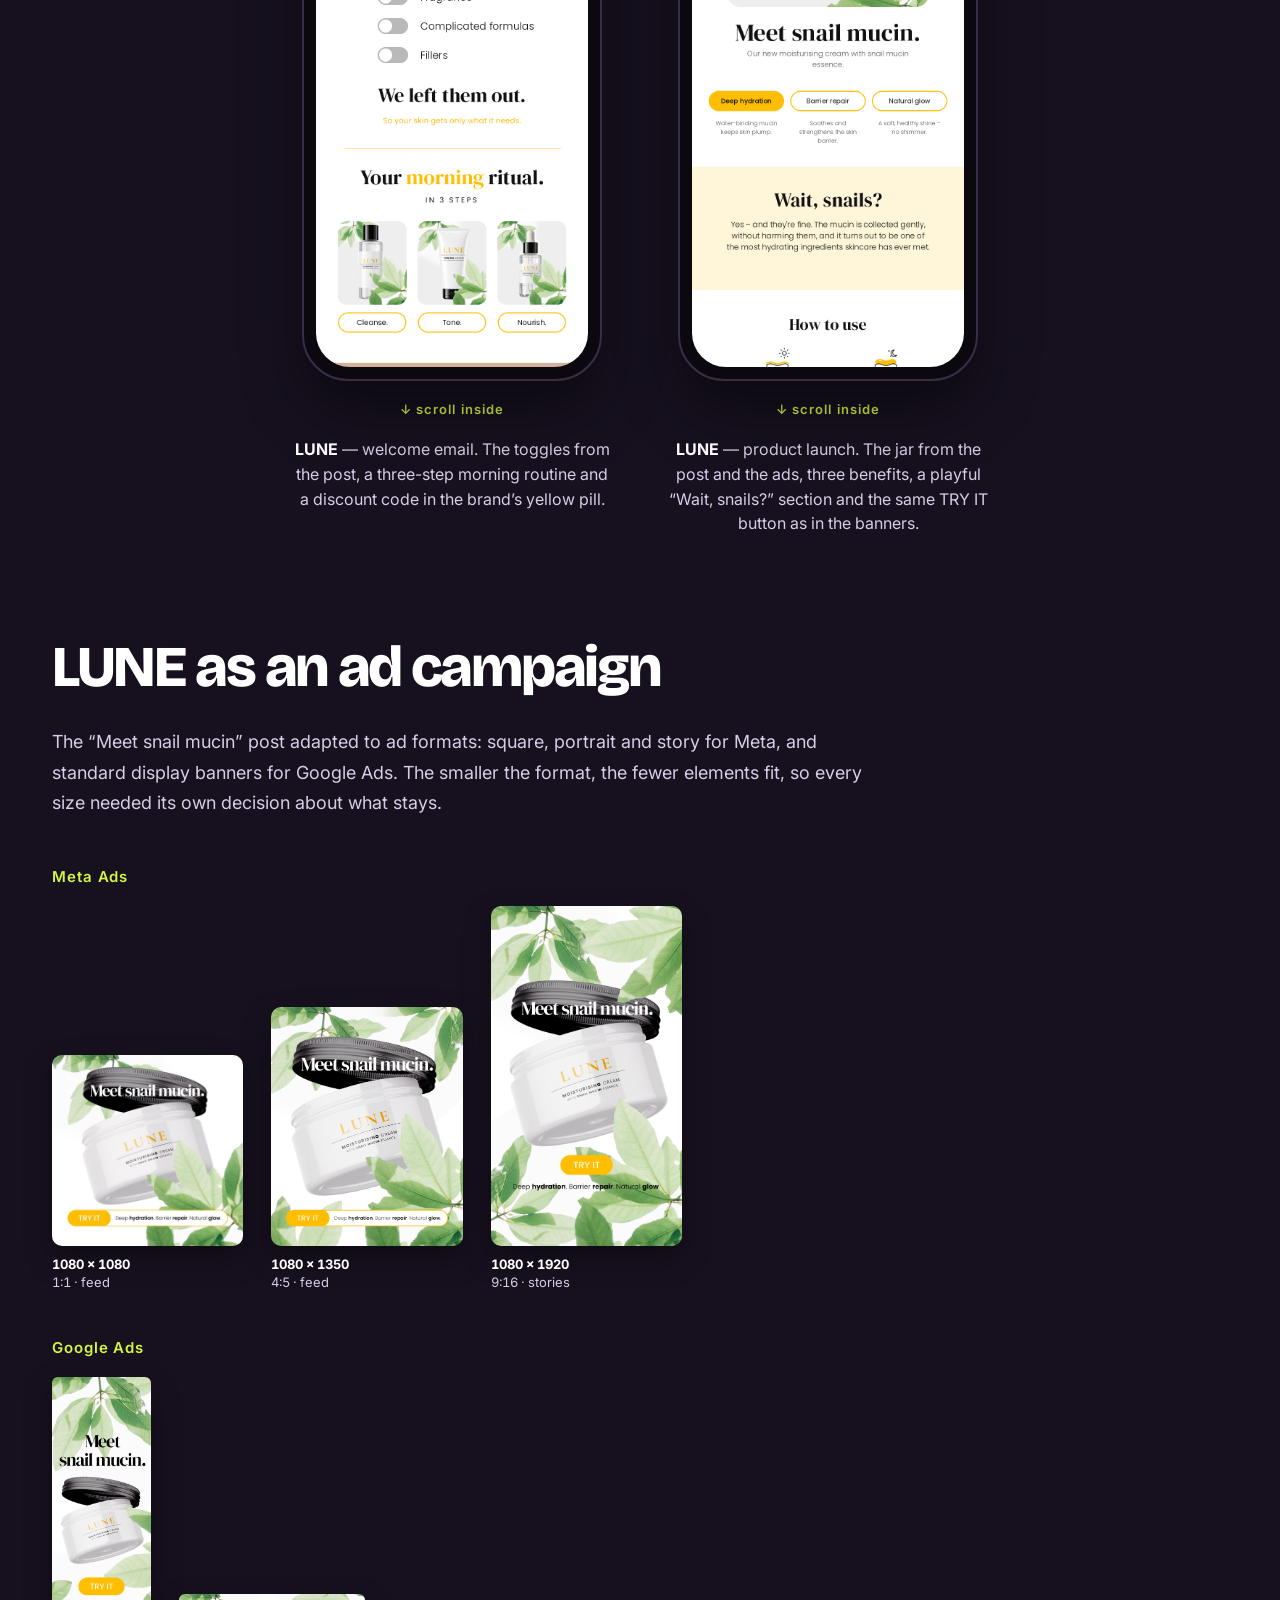
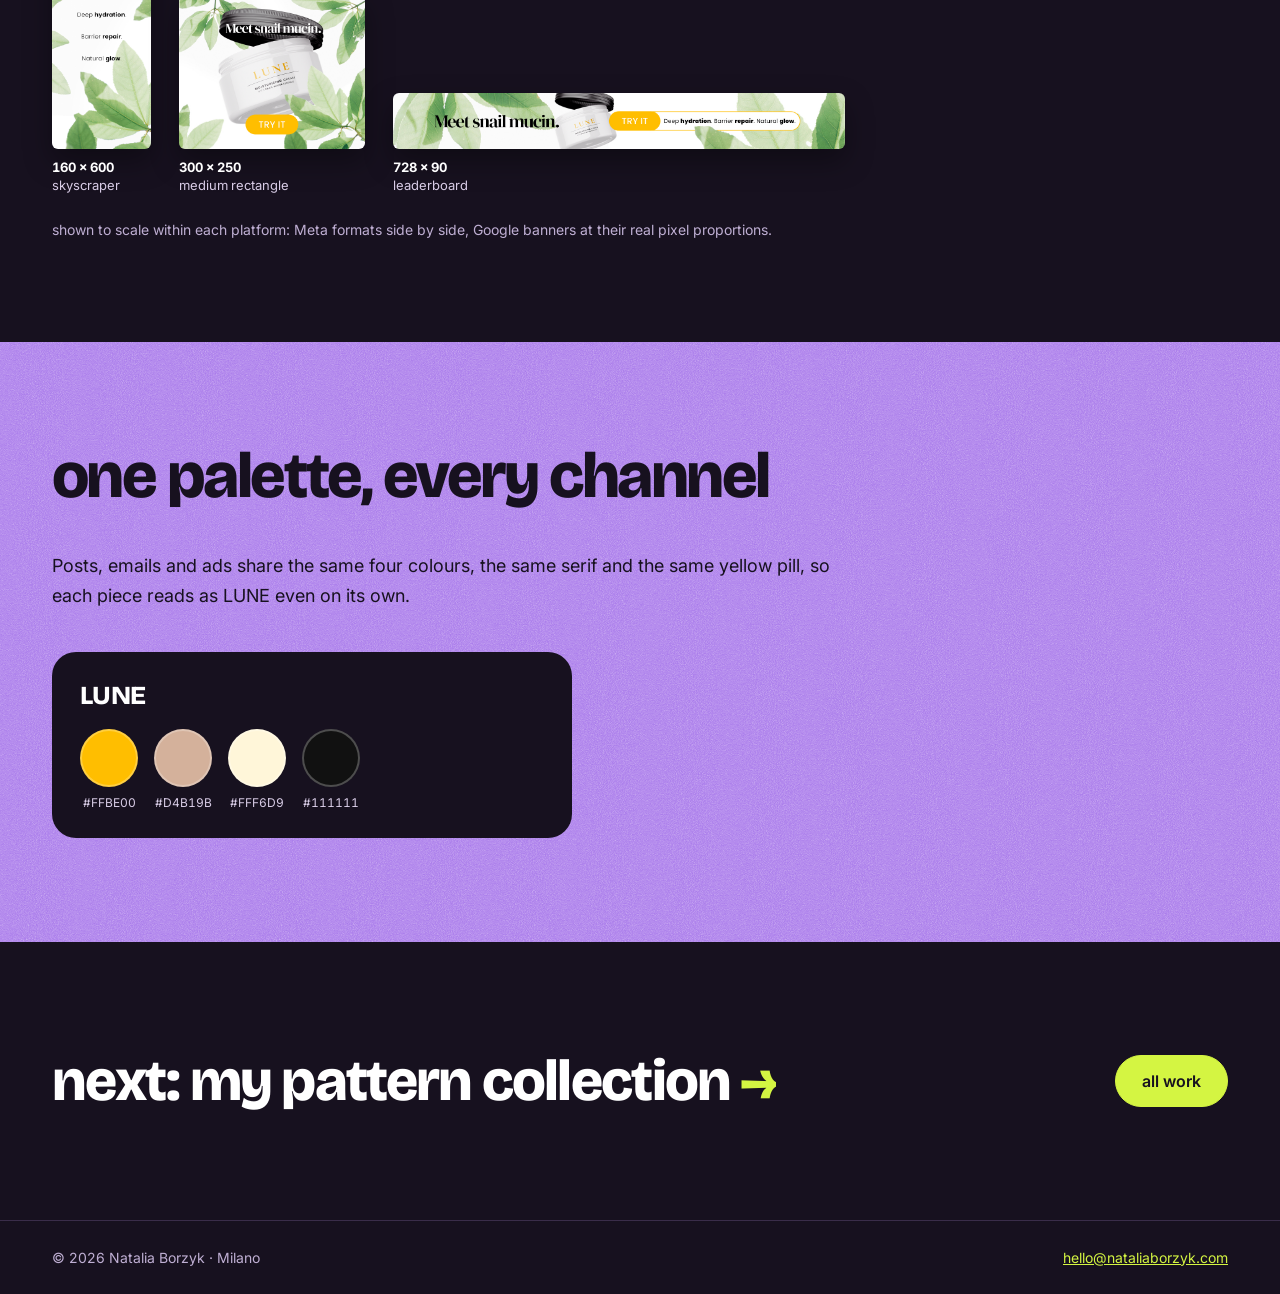
<file: digital.html>
<!doctype html>
<html lang="en">
<head>
<meta charset="utf-8">
<meta name="viewport" content="width=device-width, initial-scale=1">
<meta name="robots" content="noai, noimageai">
<title>skincare campaign concept · natalia borzyk</title>
<meta name="description" content="LUNE, a fictional skincare brand: Instagram posts, emails and Meta and Google ads designed by Natalia Borzyk.">
<link rel="preconnect" href="https://fonts.googleapis.com">
<link rel="preconnect" href="https://fonts.gstatic.com" crossorigin>
<link href="https://fonts.googleapis.com/css2?family=Bricolage+Grotesque:opsz,wght@12..96,400;12..96,600;12..96,800&family=Inter:wght@400;500;600&display=swap" rel="stylesheet">
<link rel="stylesheet" href="style.css">
</head>
<body>

<svg width="0" height="0" style="position:absolute" aria-hidden="true">
  <defs>
    <filter id="grain"><feTurbulence type="fractalNoise" baseFrequency="0.9" numOctaves="2" stitchTiles="stitch"/><feColorMatrix type="saturate" values="0"/></filter>
    <path id="sparkle" d="M50 0 C 53 35, 65 47, 100 50 C 65 53, 53 65, 50 100 C 47 65, 35 53, 0 50 C 35 47, 47 35, 50 0 Z"/>
  </defs>
</svg>

<section class="hero">
  <svg class="bg-svg hero-bg" aria-hidden="true" viewBox="0 0 1440 900" preserveAspectRatio="xMidYMid slice">
    <defs>
      <clipPath id="blobP"><path d="M900 -40 C 1100 30, 1240 -10, 1480 40 L 1480 380 C 1320 440, 1200 320, 1060 360 C 920 400, 820 300, 880 200 C 920 120, 800 40, 900 -40 Z"/></clipPath>
      <linearGradient id="blobShadeP" x1="0" y1="0" x2="0.4" y2="1"><stop offset="0" stop-color="#FFFFFF" stop-opacity="0.18"/><stop offset="1" stop-color="#3B1E8C" stop-opacity="0.3"/></linearGradient>
    </defs>
    <path d="M900 -40 C 1100 30, 1240 -10, 1480 40 L 1480 380 C 1320 440, 1200 320, 1060 360 C 920 400, 820 300, 880 200 C 920 120, 800 40, 900 -40 Z" fill="#A97BEB"/>
    <rect width="1440" height="900" fill="url(#blobShadeP)" clip-path="url(#blobP)"/>
    <rect width="1440" height="900" filter="url(#grain)" clip-path="url(#blobP)" opacity="0.7" class="grain-overlay"/>
    <rect class="grain-all" width="1440" height="900" filter="url(#grain)" opacity="0.18"/>
  </svg>

    <header class="wrap header">
    <a class="logo" href="index.html"><img src="logo-nb.svg" alt="Natalia Borzyk" width="76" height="76"></a>
    <div class="nav">
      <a class="btn" href="index.html#work" style="min-height:44px;padding:0 20px" data-t="back">← all work</a>
      <div class="lang" role="group" aria-label="Language">
        <button type="button" data-set-lang="en" aria-pressed="true">EN</button>
        <button type="button" data-set-lang="pl" aria-pressed="false">PL</button>
      </div>
    </div>
  </header>

  <div class="wrap cs-hero-inner">
    <p class="tag" style="font-size:14px" data-t="tag">Digital · concept project</p>
    <h1 class="cs-title cs-title--sm" data-t="title">LUNE — a skincare campaign concept</h1>
    <p class="cs-lead" data-t="lead">A fictional skincare brand and one campaign across three channels: Instagram posts, emails and ads for Meta and Google. The brand is made up; the visual system, layouts and hierarchy are mine.</p>
  </div>
</section>

<section class="wrap">
  <div class="slot g2 cs-main cs-main--r75"><p class="slot-label" data-t="mainI">[LUNE campaign]</p><img src="images/digital-main.jpg" alt="LUNE campaign: an Instagram post and the welcome email on phones, the launch email on a laptop"></div>
  <dl class="meta">
    <div><dt data-t="m0k">Brand</dt><dd data-t="m0v">LUNE (fictional)</dd></div>
    <div><dt data-t="m1k">My role</dt><dd data-t="m1v">concept, layout, typography, art direction, copy (AI-assisted)</dd></div>
    <div><dt data-t="m2k">Formats</dt><dd data-t="m2v">email, Instagram posts, Meta &amp; Google ads</dd></div>
    <div><dt data-t="m3k">Tools</dt><dd>Photoshop, Illustrator</dd></div>
  </dl>
</section>

<section class="wrap two-col">
  <div>
    <h2 class="h3"><span class="ast" aria-hidden="true"></span> <em style="font-style:normal" data-t="briefT">The brief</em></h2>
    <p class="body-lg" style="color:var(--muted)" data-t="brief">Concept work to show digital skills next to print: one minimalist skincare brand, LUNE, carried consistently through social media, email and paid ads.</p>
  </div>
  <div>
    <h2 class="h3"><span class="ast" aria-hidden="true"></span> <em style="font-style:normal" data-t="decT">Key decision</em></h2>
    <p class="body-lg" style="color:var(--muted)" data-t="decision">I borrowed the language of an app: toggle switches turned off for fragrance, complicated formulas and fillers say “clean skincare” without a single claim. The same switches come back in the welcome email, so the idea works in every channel.</p>
  </div>
</section>

<section class="wrap" style="padding-top:104px;padding-bottom:40px">
  <h2 class="h2 sec-h keep-case" data-t="luT">LUNE on Instagram</h2>
  <p class="body-lg" style="color:var(--muted);max-width:820px;margin:0 0 48px" data-t="lu">A series of four posts for a minimalist skincare brand. Each one carries a single idea: what the products leave out, one key ingredient, simple habits and a three-step morning routine. A bold serif, a sunny yellow accent and soft, blurred photos make the series easy to recognise among other posts.</p>
  <div class="posts">
    <img src="images/digital-lune-1.jpg" alt="LUNE post: Less is more. Always." loading="lazy">
    <img src="images/digital-lune-2.jpg" alt="LUNE post: Meet snail mucin." loading="lazy">
    <img src="images/digital-lune-3.jpg" alt="LUNE post: Small habits. Big results." loading="lazy">
    <img src="images/digital-lune-4.jpg" alt="LUNE post: Your morning ritual in 3 steps." loading="lazy">
  </div>
</section>

<section class="wrap" style="padding-top:104px;padding-bottom:104px">
  <h2 class="h2 sec-h" data-t="nlT">newsletters</h2>
  <p class="body-lg" style="color:var(--muted);max-width:820px;margin:0 0 48px" data-t="nl">Two emails: a welcome message for new subscribers and the launch of the snail mucin cream. Scroll through both on the phones below, just like in an inbox.</p>
  <div class="phones">
    <div class="phone-wrap">
      <div class="phone"><div class="screen" tabindex="0" aria-label="LUNE welcome email, scrollable"><img src="images/digital-lune-mail-1.jpg" alt="LUNE welcome email" loading="lazy"></div></div>
      <p class="scroll-hint" data-t="hintfl">↓ scroll inside</p>
      <p class="cap"><strong>LUNE</strong> <span data-t="fl">— welcome email. The toggles from the post, a three-step morning routine and a discount code in the brand’s yellow pill.</span></p>
    </div>
    <div class="phone-wrap">
      <div class="phone"><div class="screen" tabindex="0" aria-label="LUNE product launch email, scrollable"><img src="images/digital-lune-mail-2.jpg" alt="LUNE product launch email" loading="lazy"></div></div>
      <p class="scroll-hint" data-t="hintbb">↓ scroll inside</p>
      <p class="cap"><strong>LUNE</strong> <span data-t="bb">— product launch. The jar from the post and the ads, three benefits, a playful “Wait, snails?” section and the same TRY IT button as in the banners.</span></p>
    </div>
  </div>
</section>

<section class="wrap ads-section" style="padding-bottom:104px">
  <h2 class="h2 sec-h keep-case" data-t="adT">LUNE as an ad campaign</h2>
  <p class="body-lg" style="color:var(--muted);max-width:820px;margin:0 0 48px" data-t="ad">The “Meet snail mucin” post adapted to ad formats: square, portrait and story for Meta, and standard display banners for Google Ads. The smaller the format, the fewer elements fit, so every size needed its own decision about what stays.</p>
  <div class="ads-group"><h3 class="keep-case">Meta Ads</h3><div class="fwall">
    <figure class="fw" style="--w:1080;--h:1080"><img src="images/digital-lune-2.jpg" alt="LUNE ad 1080 × 1080" loading="lazy"><figcaption><strong>1080 × 1080</strong><span data-t="a1">1:1 · feed</span></figcaption></figure>
    <figure class="fw" style="--w:1080;--h:1350"><img src="images/digital-ad-4x5.jpg" alt="LUNE ad 1080 × 1350" loading="lazy"><figcaption><strong>1080 × 1350</strong><span data-t="a2">4:5 · feed</span></figcaption></figure>
    <figure class="fw" style="--w:1080;--h:1920"><img src="images/digital-ad-9x16.jpg" alt="LUNE ad 1080 × 1920" loading="lazy"><figcaption><strong>1080 × 1920</strong><span data-t="a3">9:16 · stories</span></figcaption></figure>
  </div></div>
  <div class="ads-group" style="margin-bottom:0"><h3 class="keep-case">Google Ads</h3><div class="fwall">
    <figure class="fw fw--disp" style="--w:160;--h:600"><img src="images/digital-ad-160x600.jpg" alt="LUNE ad 160 × 600" loading="lazy"><figcaption><strong>160 × 600</strong><span data-t="a6">skyscraper</span></figcaption></figure>
    <figure class="fw fw--disp" style="--w:300;--h:250"><img src="images/digital-ad-300x250.jpg" alt="LUNE ad 300 × 250" loading="lazy"><figcaption><strong>300 × 250</strong><span data-t="a5">medium rectangle</span></figcaption></figure>
    <figure class="fw fw--disp" style="--w:728;--h:90"><img src="images/digital-ad-728x90.jpg" alt="LUNE ad 728 × 90" loading="lazy"><figcaption><strong>728 × 90</strong><span data-t="a4">leaderboard</span></figcaption></figure>
  </div></div>
  <p class="fw-note" data-t="fwN">shown to scale within each platform: Meta formats side by side, Google banners at their real pixel proportions.</p>
</section>

<section class="band">
  <svg class="bg-svg" aria-hidden="true" viewBox="0 0 1440 800" preserveAspectRatio="none"><rect width="1440" height="800" filter="url(#grain)" opacity="0.6" class="grain-overlay"/></svg>
  <div class="wrap band-inner skills">
    <h2 class="h2 sec-h" data-t="palT">one palette, every channel</h2>
    <p class="body-lg" style="max-width:820px;margin:0 0 40px" data-t="pal">Posts, emails and ads share the same four colours, the same serif and the same yellow pill, so each piece reads as LUNE even on its own.</p>
    <div class="palettes"><div class="palette" style="flex:0 1 520px"><h3 class="keep-case">LUNE</h3><ul><li><i style="background:#FFBE00"></i>#FFBE00</li><li><i style="background:#D4B19B"></i>#D4B19B</li><li><i style="background:#FFF6D9"></i>#FFF6D9</li><li><i style="background:#111111"></i>#111111</li></ul></div></div>
  </div>
</section>

<section class="wrap next" style="padding-top:104px">
  <a class="next-link" href="patterns.html"><span data-t="next" style="color:#fff">next: my pattern collection</span> <span>→</span></a>
  <a class="btn btn--lime" href="index.html#work" data-t="all">all work</a>
</section>

<footer class="footer">
  <div class="wrap">
    <p>© 2026 Natalia Borzyk · Milano</p>
    <p><a href="mailto:hello@nataliaborzyk.com">hello@nataliaborzyk.com</a></p>
  </div>
</footer>

<script>
window.PL = {
 "fwN": "formaty pokazane w skali w obrębie każdej platformy: formaty Meta obok siebie, banery Google w prawdziwych proporcjach pikseli.",
 "back": "← wszystkie projekty",
 "all": "wszystkie projekty",
 "tag": "Digital · projekt koncepcyjny",
 "title": "LUNE – koncept kampanii marki pielęgnacyjnej",
 "lead": "Wymyślona marka pielęgnacyjna i jedna kampania w trzech kanałach – posty na Instagram, maile i reklamy w Meta i Google. Marka jest fikcyjna, ale system wizualny, układy i hierarchia treści to moja praca.",
 "mainI": "[Kampania LUNE]",
 "m0k": "Marka",
 "m0v": "LUNE (wymyślona)",
 "m1k": "Moja rola",
 "m1v": "koncepcja, układ, typografia, kierunek artystyczny, teksty (z pomocą AI)",
 "m2k": "Formaty",
 "m2v": "mailing, posty na Instagram, reklamy Meta i Google",
 "m3k": "Narzędzia",
 "briefT": "Brief",
 "brief": "Projekt koncepcyjny, który obok druku pokazuje moje umiejętności cyfrowe – jedna minimalistyczna marka pielęgnacyjna, LUNE, prowadzona spójnie przez social media, maile i reklamy płatne.",
 "decT": "Kluczowa decyzja",
 "decision": "Sięgnęłam po język aplikacji: wyłączone przełączniki przy zapachu, skomplikowanych formułach i wypełniaczach mówią „czysta pielęgnacja” bez jednego hasła reklamowego. Te same przełączniki wracają w mailu powitalnym, więc pomysł działa w każdym kanale.",
 "nlT": "newslettery",
 "nl": "Dwa maile – powitanie nowych subskrybentów i premiera kremu ze śluzem ślimaka. Oba możesz przewinąć na telefonach poniżej, tak jak w skrzynce pocztowej.",
 "fl": "– mail powitalny. Przełączniki z posta, poranna pielęgnacja w trzech krokach i kod rabatowy w żółtej pigułce marki.",
 "hintfl": "↓ przewiń w środku",
 "bb": "– premiera produktu. Słoik z posta i reklam, trzy korzyści, zabawna sekcja „Wait, snails?” i ten sam przycisk TRY IT co na banerach.",
 "hintbb": "↓ przewiń w środku",
 "luT": "LUNE na Instagramie",
 "lu": "Seria czterech postów dla minimalistycznej marki pielęgnacyjnej. Każdy niesie jedną myśl – czego w kosmetykach nie ma, jeden kluczowy składnik, proste nawyki i poranną pielęgnację w trzech krokach. Wyrazisty krój szeryfowy, słoneczny żółty akcent i miękkie, rozmyte zdjęcia sprawiają, że serię łatwo rozpoznać wśród innych postów.",
 "palT": "jedna paleta we wszystkich kanałach",
 "pal": "Posty, maile i reklamy mają te same cztery kolory, ten sam krój szeryfowy i tę samą żółtą pigułkę, więc każdy element z osobna od razu wygląda jak LUNE.",
 "next": "dalej: moja kolekcja wzorów",
 "adT": "LUNE jako kampania reklamowa",
 "ad": "Post „Meet snail mucin” przełożony na formaty reklamowe – kwadrat, pion i relację dla Meta oraz standardowe banery Google Ads. Im mniejszy format, tym mniej elementów się mieści, więc przy każdym rozmiarze musiałam zdecydować, co zostaje.",
 "a1": "1:1 · post",
 "a2": "4:5 · post",
 "a3": "9:16 · relacja",
 "a4": "baner poziomy",
 "a5": "prostokąt",
 "a6": "baner pionowy"
};
</script>
<script src="lang.js"></script>
</body>
</html>
</file>
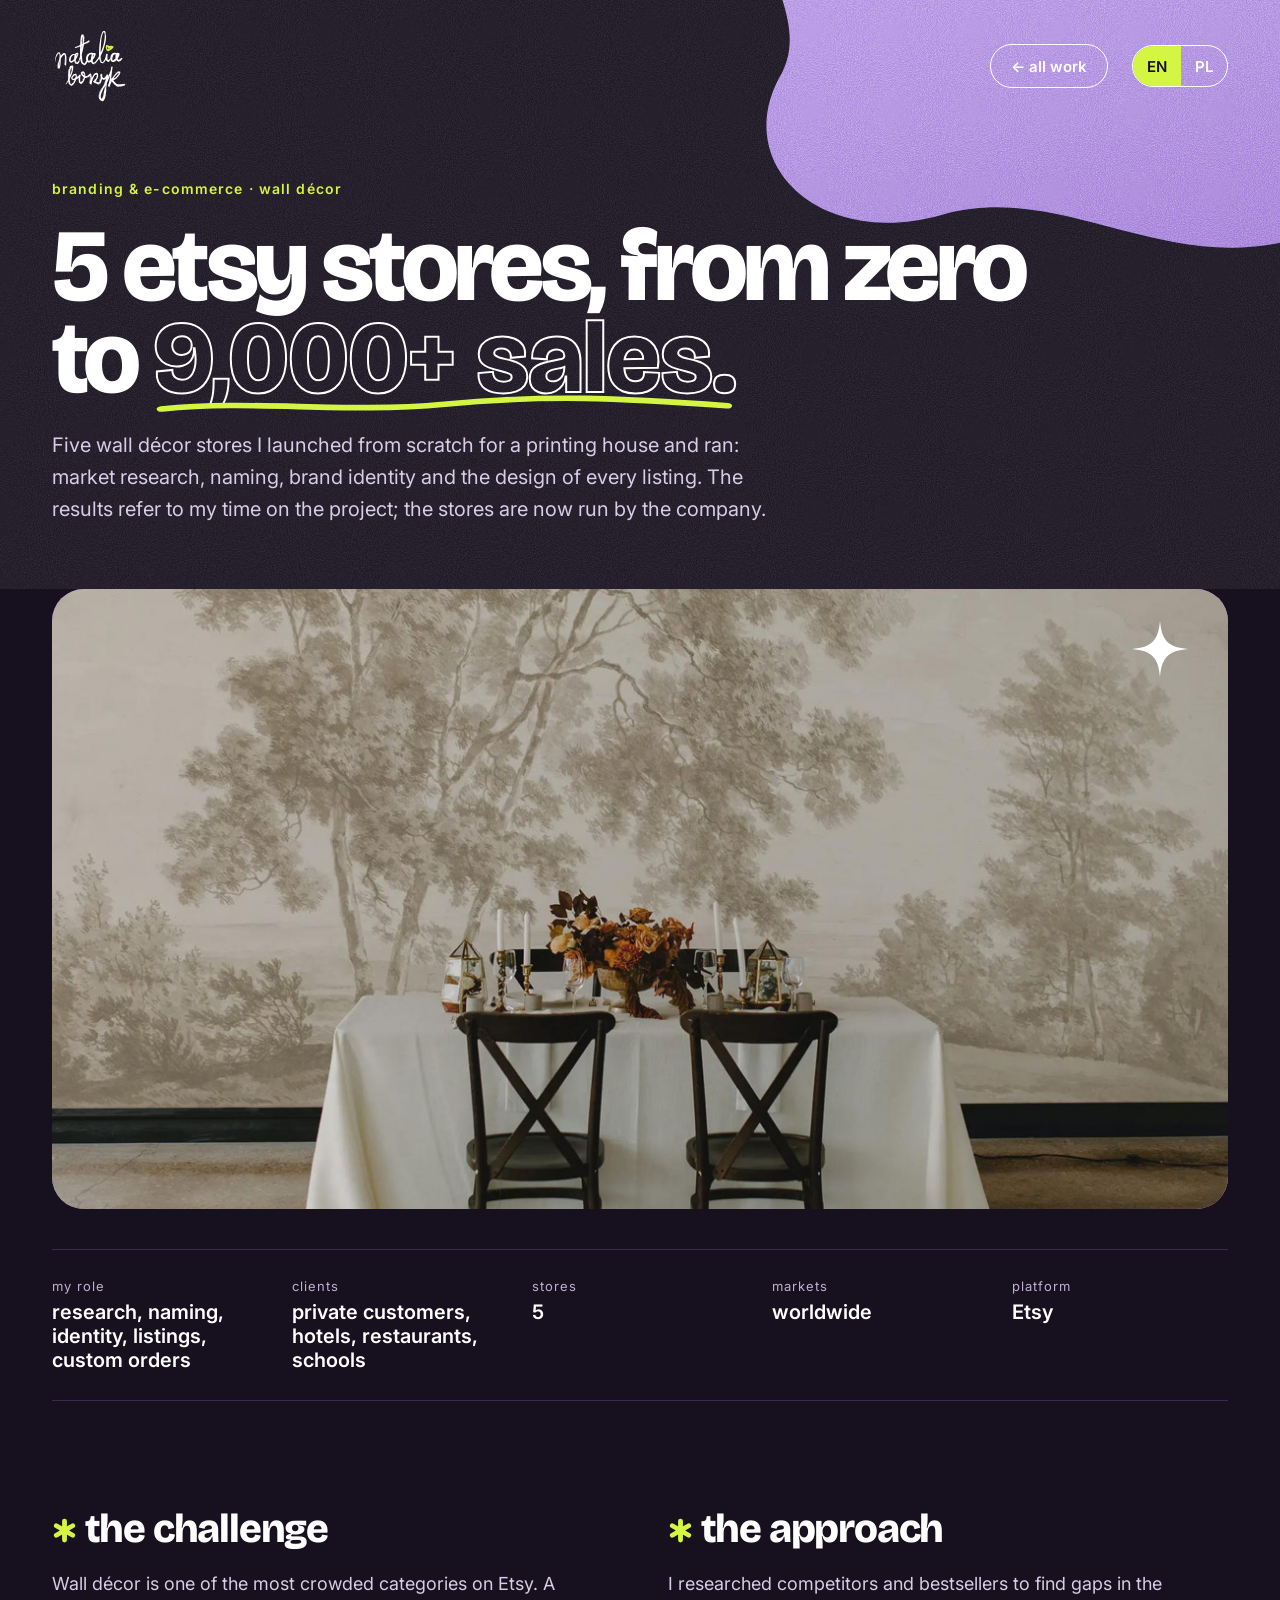
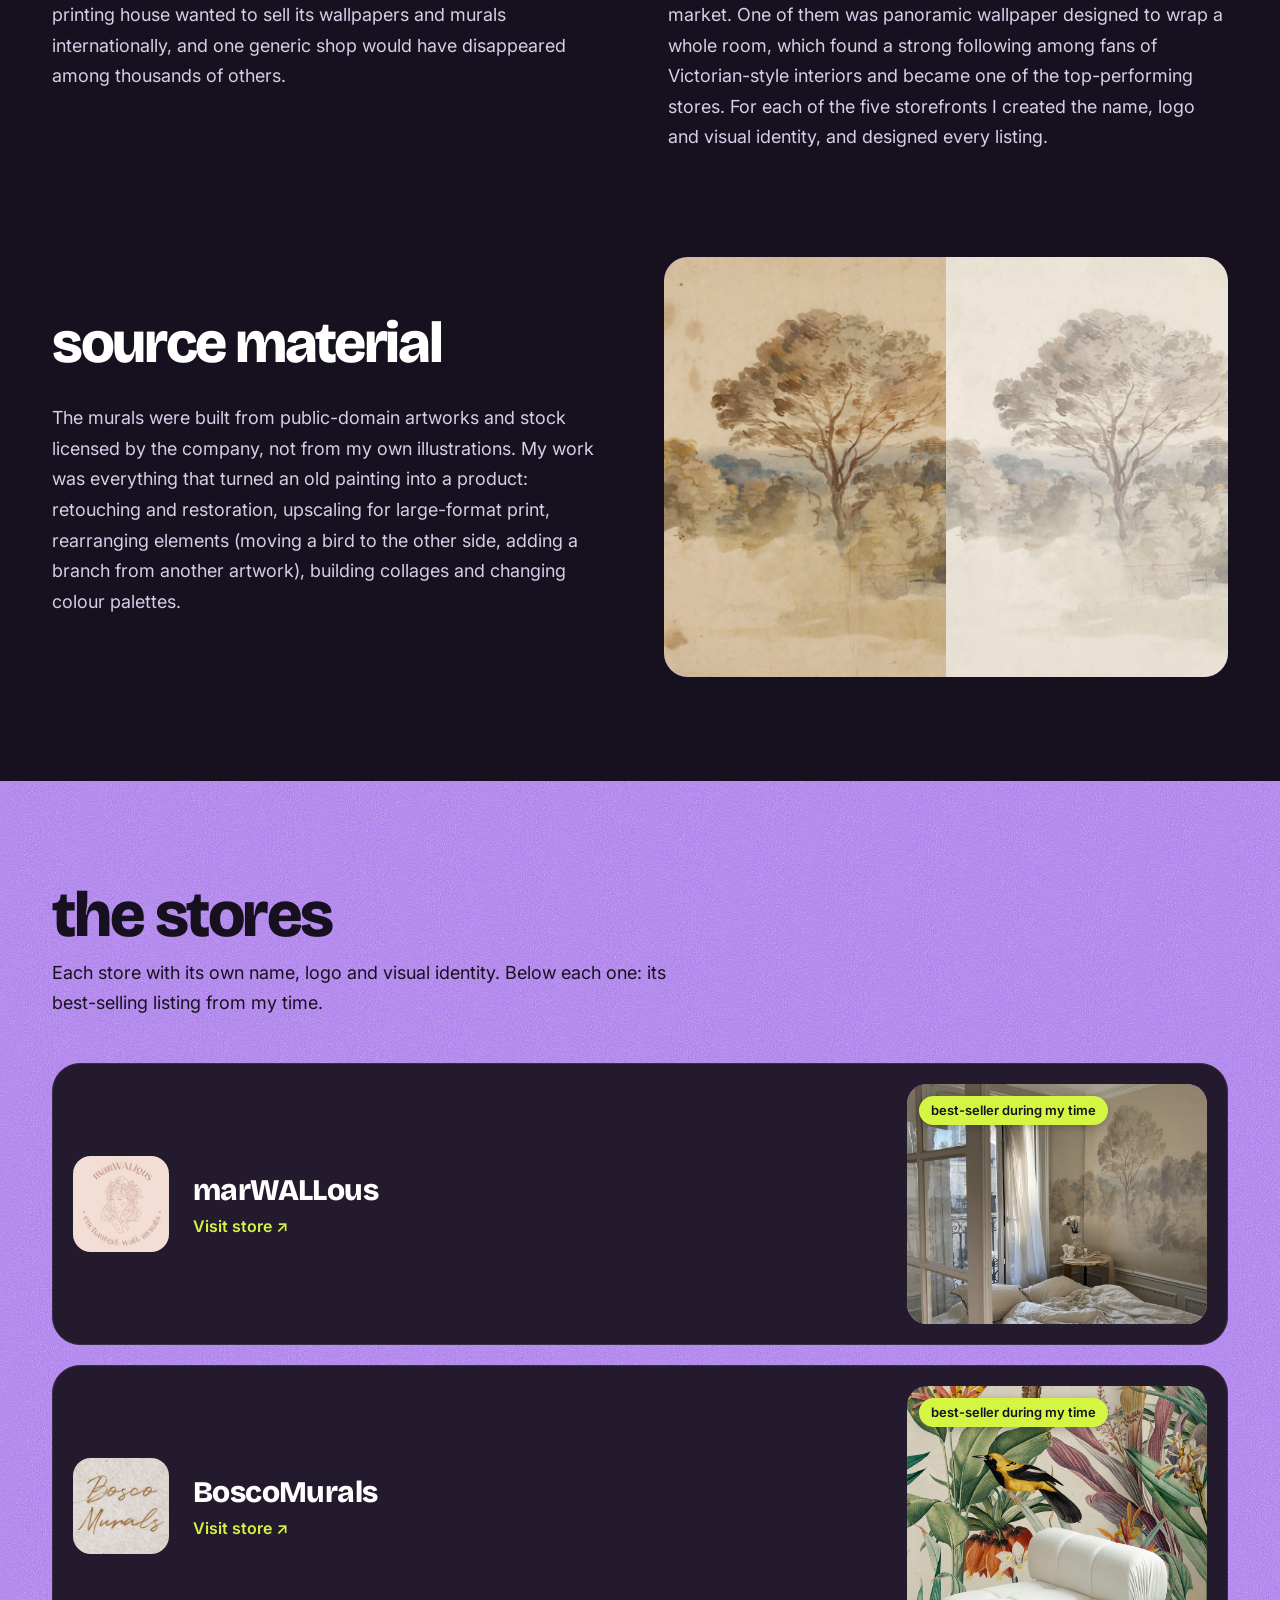
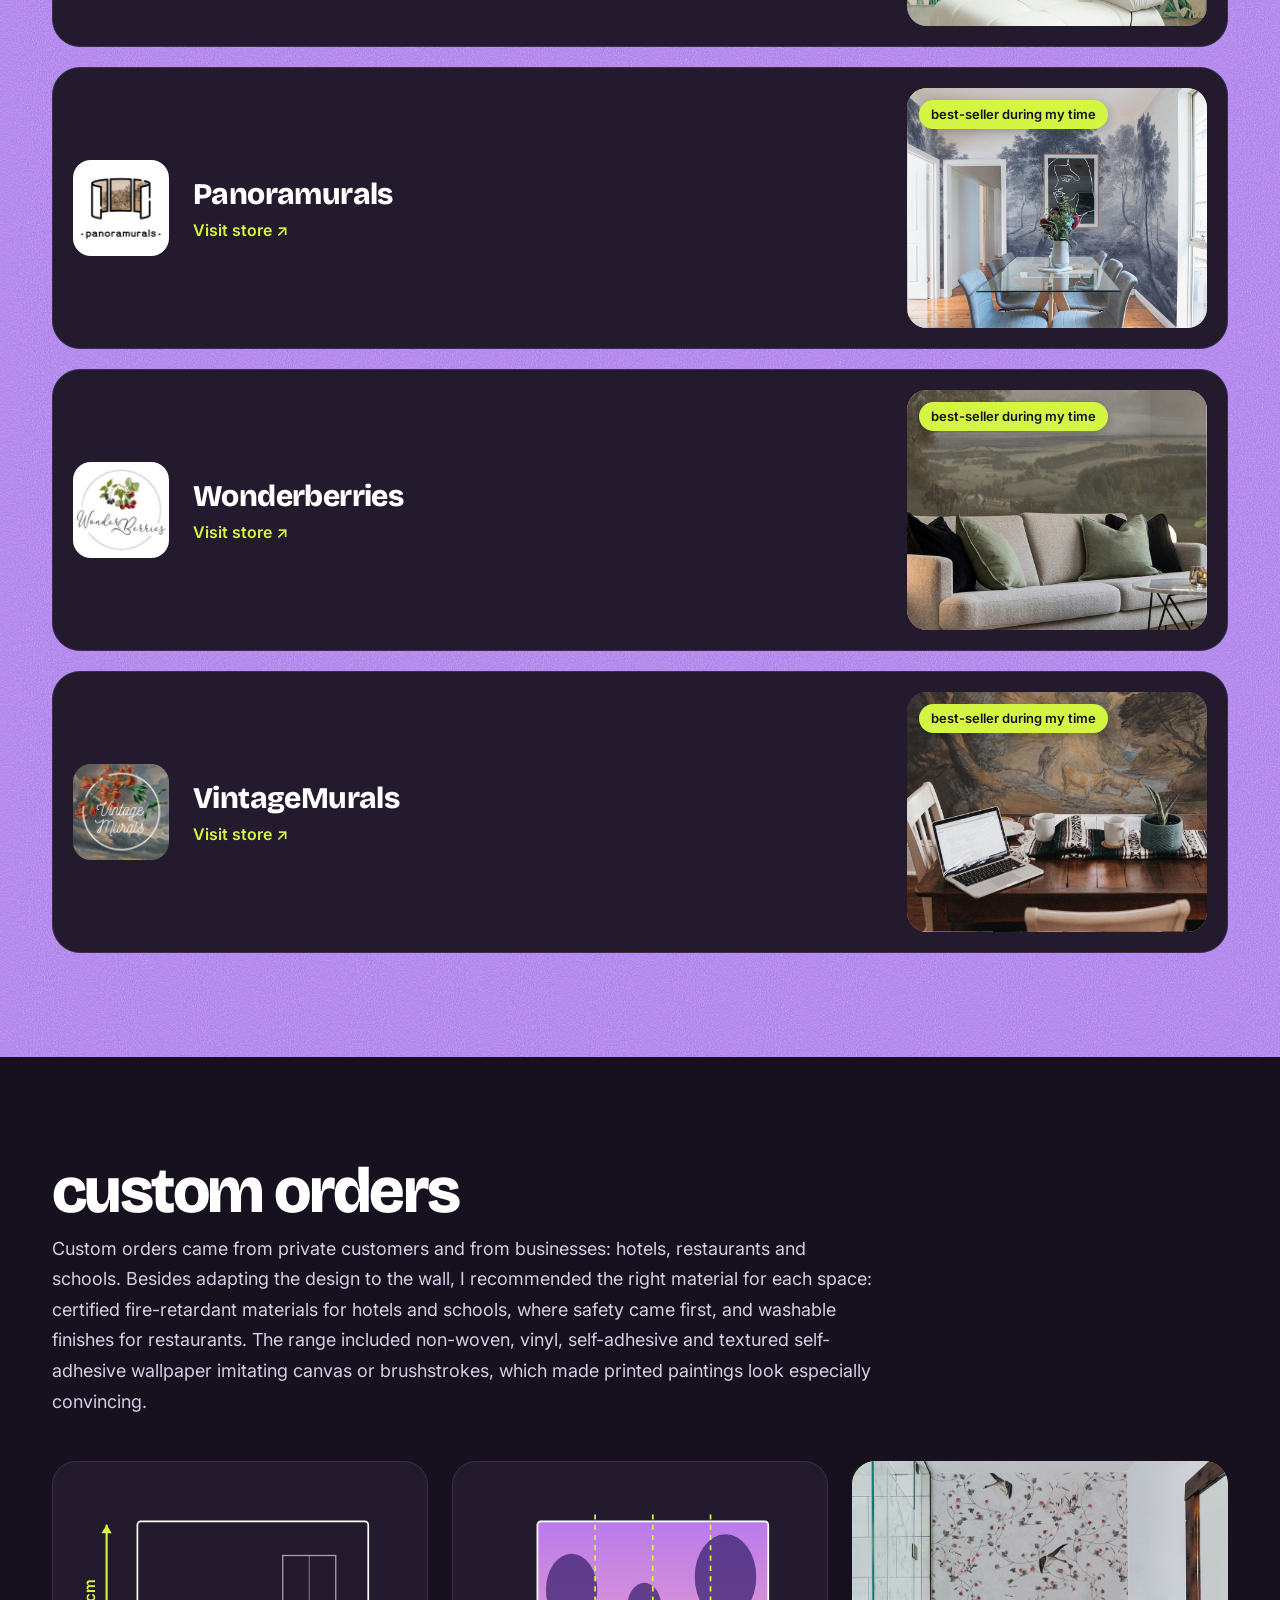
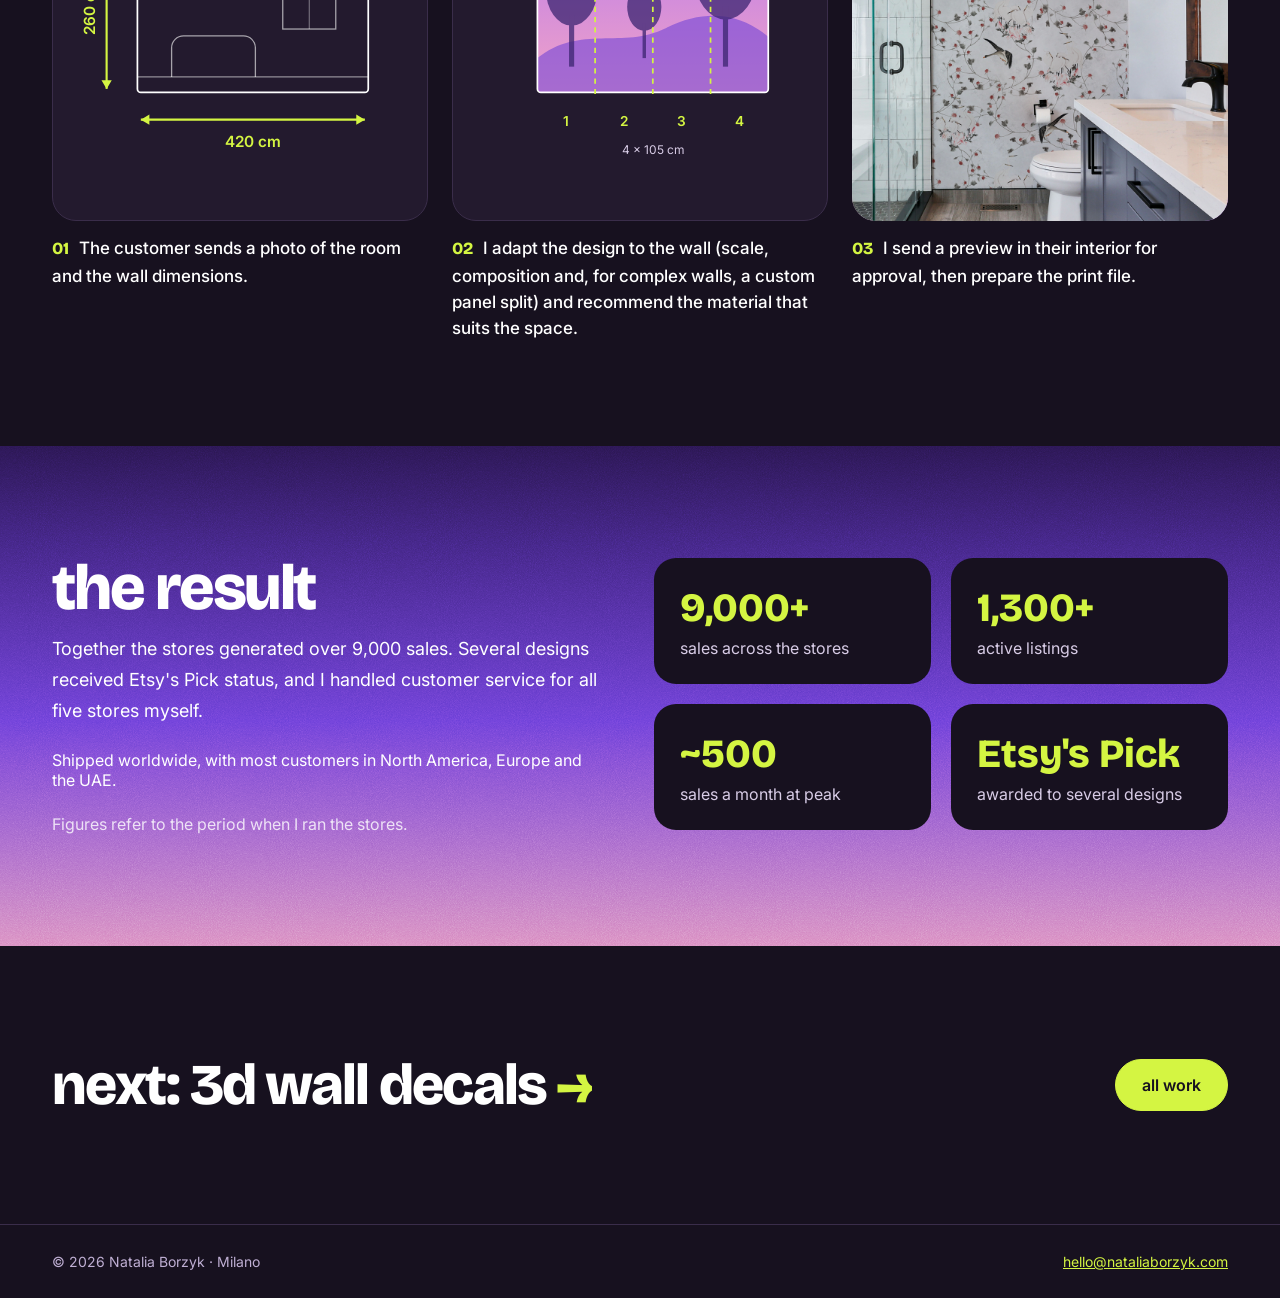
<file: etsy-stores.html>
<!doctype html>
<html lang="en">
<head>
<meta charset="utf-8">
<meta name="viewport" content="width=device-width, initial-scale=1">
<meta name="robots" content="noai, noimageai">
<title>5 etsy stores, from zero to 9000+ sales · natalia borzyk</title>
<meta name="description" content="Case study: five wall décor brands built from scratch on Etsy — naming, identity, listing design and market research. Over 9,000 sales.">
<link rel="preconnect" href="https://fonts.googleapis.com">
<link rel="preconnect" href="https://fonts.gstatic.com" crossorigin>
<link href="https://fonts.googleapis.com/css2?family=Bricolage+Grotesque:opsz,wght@12..96,400;12..96,600;12..96,800&family=Inter:wght@400;500;600&display=swap" rel="stylesheet">
<link rel="stylesheet" href="style.css">
</head>
<body>

<svg width="0" height="0" style="position:absolute" aria-hidden="true">
  <defs>
    <filter id="grain"><feTurbulence type="fractalNoise" baseFrequency="0.9" numOctaves="2" stitchTiles="stitch"/><feColorMatrix type="saturate" values="0"/></filter>
    <path id="sparkle" d="M50 0 C 53 35, 65 47, 100 50 C 65 53, 53 65, 50 100 C 47 65, 35 53, 0 50 C 35 47, 47 35, 50 0 Z"/>
  </defs>
</svg>

<section class="hero">
  <svg class="bg-svg hero-bg" aria-hidden="true" viewBox="0 0 1440 900" preserveAspectRatio="xMidYMid slice">
    <defs>
      <clipPath id="blob3"><path d="M900 -40 C 1100 30, 1240 -10, 1480 40 L 1480 380 C 1320 440, 1200 320, 1060 360 C 920 400, 820 300, 880 200 C 920 120, 800 40, 900 -40 Z"/></clipPath>
      <linearGradient id="blobShade3" x1="0" y1="0" x2="0.4" y2="1"><stop offset="0" stop-color="#FFFFFF" stop-opacity="0.18"/><stop offset="1" stop-color="#3B1E8C" stop-opacity="0.3"/></linearGradient>
    </defs>
    <path d="M900 -40 C 1100 30, 1240 -10, 1480 40 L 1480 380 C 1320 440, 1200 320, 1060 360 C 920 400, 820 300, 880 200 C 920 120, 800 40, 900 -40 Z" fill="#A97BEB"/>
    <rect width="1440" height="900" fill="url(#blobShade3)" clip-path="url(#blob3)"/>
    <rect width="1440" height="900" filter="url(#grain)" clip-path="url(#blob3)" opacity="0.7" class="grain-overlay"/>
    <rect class="grain-all" width="1440" height="900" filter="url(#grain)" opacity="0.18"/>
  </svg>

  <header class="wrap header">
    <a class="logo" href="index.html"><img src="logo-nb.svg" alt="Natalia Borzyk" width="76" height="76"></a>
    <div class="nav">
      <a class="btn" href="index.html#work" style="min-height:44px;padding:0 20px" data-t="back">← all work</a>
      <div class="lang" role="group" aria-label="Language">
        <button type="button" data-set-lang="en" aria-pressed="true">EN</button>
        <button type="button" data-set-lang="pl" aria-pressed="false">PL</button>
      </div>
    </div>
  </header>

  <div class="wrap cs-hero-inner">
    <p class="tag" style="font-size:14px" data-t="tag">Branding &amp; e-commerce · wall décor</p>
    <h1 class="cs-title"><span data-t="titleA">5 Etsy stores, from zero to</span> <span class="u outline"><span data-t="titleB">9,000+ sales.</span><svg aria-hidden="true" viewBox="0 0 400 30" preserveAspectRatio="none" style="bottom:-12px;height:24px"><path d="M6 20 C 70 8, 130 26, 200 14 S 320 6, 394 16" fill="none" stroke="#D4F542" stroke-width="7" stroke-linecap="round"/></svg></span></h1>
    <p class="cs-lead" data-t="lead">Five wall décor stores I launched from scratch for a printing house and ran: market research, naming, brand identity and the design of every listing. The results refer to my time on the project; the stores are now run by the company.</p>
  </div>
</section>

<section class="wrap">
  <div class="slot g0 cs-main rel">
    <svg class="spark" aria-hidden="true" viewBox="0 0 100 100" style="top:32px;right:40px;width:56px;height:56px;z-index:1"><use href="#sparkle" fill="#FFFFFF"/></svg>
    <p class="slot-label" data-t="heroImg">[Collage of listings]</p>
    <img src="images/etsy-hero.jpg" alt="Collage of wall murals from five Etsy stores">
  </div>
  <dl class="meta">
    <div><dt data-t="m1k">My role</dt><dd data-t="m1v">research, naming, identity, listings, custom orders</dd></div>
    <div><dt data-t="m5k">Clients</dt><dd data-t="m5v">private customers, hotels, restaurants, schools</dd></div>
    <div><dt data-t="m2k">Stores</dt><dd>5</dd></div>
    <div><dt data-t="m3k">Markets</dt><dd data-t="m3v">worldwide</dd></div>
    <div><dt data-t="m4k">Platform</dt><dd>Etsy</dd></div>
  </dl>
</section>

<section class="wrap two-col">
  <div>
    <h2 class="h3"><span class="ast" aria-hidden="true"></span> <em style="font-style:normal" data-t="chTitle">The challenge</em></h2>
    <p class="body-lg" style="color:var(--muted)" data-t="ch">Wall décor is one of the most crowded categories on Etsy. A printing house wanted to sell its wallpapers and murals internationally, and one generic shop would have disappeared among thousands of others.</p>
  </div>
  <div>
    <h2 class="h3"><span class="ast" aria-hidden="true"></span> <em style="font-style:normal" data-t="apTitle">The approach</em></h2>
    <p class="body-lg" style="color:var(--muted)" data-t="ap">I researched competitors and bestsellers to find gaps in the market. One of them was panoramic wallpaper designed to wrap a whole room, which found a strong following among fans of Victorian-style interiors and became one of the top-performing stores. For each of the five storefronts I created the name, logo and visual identity, and designed every listing.</p>
  </div>
</section>

<section class="wrap" style="padding-bottom:104px">
  <div class="prod-row">
    <div>
      <h2 class="h2 sec-h" data-t="srcTitle">Source material</h2>
      <p class="body-lg" style="color:var(--muted)" data-t="src">The murals were built from public-domain artworks and stock licensed by the company, not from my own illustrations. My work was everything that turned an old painting into a product: retouching and restoration, upscaling for large-format print, rearranging elements (moving a bird to the other side, adding a branch from another artwork), building collages and changing colour palettes.</p>
    </div>
    <div class="slot g2" style="height:420px;border-radius:24px"><p class="slot-label" data-t="srcImg">[Before / after: original artwork vs finished mural]</p><img src="images/etsy-source.jpg" alt="Original artwork next to the finished mural"></div>
  </div>
</section>

<section class="band">
  <svg class="bg-svg" aria-hidden="true" viewBox="0 0 1440 1400" preserveAspectRatio="none"><rect width="1440" height="1400" filter="url(#grain)" opacity="0.6" class="grain-overlay"/></svg>
  <div class="wrap band-inner skills">
    <h2 class="h2" style="margin-bottom:12px" data-t="brTitle">The stores</h2>
    <p class="body-lg" style="margin-bottom:44px;max-width:640px" data-t="br">Each store with its own name, logo and visual identity. Below each one: its best-selling listing from my time.</p>
    <div class="stores">
      <div class="store">
        <div class="slot logo-slot"><p class="slot-label" data-t="logoL">[logo]</p><img src="images/store-1-logo.jpg" alt="marWALLous logo"></div>
        <div class="store-info"><h3 class="keep-case">marWALLous</h3><a href="https://www.etsy.com/shop/marWALLous" target="_blank" rel="noopener" data-t="visit">Visit store ↗</a></div>
        <div class="slot prod g1"><p class="slot-label" data-t="prodL">[best-selling listing]</p><span class="bs-badge" data-t="bsL">best-seller during my time</span><img src="images/store-1.jpg" alt="marWALLous best-selling listing"></div>
      </div>
      <div class="store">
        <div class="slot logo-slot"><p class="slot-label" data-t="logoL">[logo]</p><img src="images/store-2-logo.jpg" alt="BoscoMurals logo"></div>
        <div class="store-info"><h3 class="keep-case">BoscoMurals</h3><a href="https://www.etsy.com/shop/BoscoMurals" target="_blank" rel="noopener" data-t="visit">Visit store ↗</a></div>
        <div class="slot prod g2"><p class="slot-label" data-t="prodL">[best-selling listing]</p><span class="bs-badge" data-t="bsL">best-seller during my time</span><img src="images/store-2.jpg" alt="BoscoMurals best-selling listing"></div>
      </div>
      <div class="store">
        <div class="slot logo-slot"><p class="slot-label" data-t="logoL">[logo]</p><img src="images/store-3-logo.jpg" alt="Panoramurals logo"></div>
        <div class="store-info"><h3 class="keep-case">Panoramurals</h3><a href="https://www.etsy.com/shop/Panoramurals" target="_blank" rel="noopener" data-t="visit">Visit store ↗</a></div>
        <div class="slot prod g3"><p class="slot-label" data-t="prodL">[best-selling listing]</p><span class="bs-badge" data-t="bsL">best-seller during my time</span><img src="images/store-3.jpg" alt="Panoramurals best-selling listing"></div>
      </div>
      <div class="store">
        <div class="slot logo-slot"><p class="slot-label" data-t="logoL">[logo]</p><img src="images/store-4-logo.jpg" alt="Wonderberries logo"></div>
        <div class="store-info"><h3 class="keep-case">Wonderberries</h3><a href="https://www.etsy.com/shop/Wonderberries" target="_blank" rel="noopener" data-t="visit">Visit store ↗</a></div>
        <div class="slot prod g4"><p class="slot-label" data-t="prodL">[best-selling listing]</p><span class="bs-badge" data-t="bsL">best-seller during my time</span><img src="images/store-4.jpg" alt="Wonderberries best-selling listing"></div>
      </div>
      <div class="store">
        <div class="slot logo-slot"><p class="slot-label" data-t="logoL">[logo]</p><img src="images/store-5-logo.jpg" alt="VintageMurals logo"></div>
        <div class="store-info"><h3 class="keep-case">VintageMurals</h3><a href="https://www.etsy.com/shop/VintageMurals" target="_blank" rel="noopener" data-t="visit">Visit store ↗</a></div>
        <div class="slot prod g5"><p class="slot-label" data-t="prodL">[best-selling listing]</p><span class="bs-badge" data-t="bsL">best-seller during my time</span><img src="images/store-5.jpg" alt="VintageMurals best-selling listing"></div>
      </div>
    </div>
  </div>
</section>

<section class="wrap" style="padding-top:104px;padding-bottom:104px">
  <h2 class="h2" style="margin-bottom:12px;font-size:clamp(40px,5vw,72px)" data-t="coTitle">Custom orders</h2>
  <p class="body-lg" style="margin-bottom:44px;max-width:820px;color:var(--muted)" data-t="co">Custom orders came from private customers and from businesses: hotels, restaurants and schools. Besides adapting the design to the wall, I recommended the right material for each space: certified fire-retardant materials for hotels and schools, where safety came first, and washable finishes for restaurants. The range included non-woven, vinyl, self-adhesive and textured self-adhesive wallpaper imitating canvas or brushstrokes, which made printed paintings look especially convincing.</p>
  <div class="steps steps--text">
    <figure>
      <div class="diagram" role="img" aria-label="Diagram: a wall with its width and height marked">
        <svg viewBox="0 0 400 360" preserveAspectRatio="xMidYMid meet">
          <rect x="80" y="40" width="270" height="200" rx="4" fill="none" stroke="#FFFFFF" stroke-width="2"/>
          <line x1="80" y1="222" x2="350" y2="222" stroke="#FFFFFF" stroke-width="1.5" opacity=".5"/>
          <rect x="250" y="80" width="62" height="86" fill="none" stroke="#FFFFFF" stroke-width="1.5" opacity=".6"/>
          <line x1="281" y1="80" x2="281" y2="166" stroke="#FFFFFF" stroke-width="1" opacity=".5"/>
          <path d="M120 222 v-34 a14 14 0 0 1 14 -14 h70 a14 14 0 0 1 14 14 v34" fill="none" stroke="#FFFFFF" stroke-width="1.5" opacity=".6"/>
          <g stroke="#D4F542" stroke-width="2.5" fill="#D4F542">
            <line x1="84" y1="272" x2="346" y2="272"/>
            <path d="M84 272 l10 -6 v12 z M346 272 l-10 -6 v12 z" stroke="none"/>
            <line x1="44" y1="44" x2="44" y2="236"/>
            <path d="M44 44 l-6 10 h12 z M44 236 l-6 -10 h12 z" stroke="none"/>
          </g>
          <text x="215" y="304" text-anchor="middle" font-family="Inter, sans-serif" font-weight="600" font-size="18" fill="#D4F542">420 cm</text>
          <text x="30" y="140" text-anchor="middle" font-family="Inter, sans-serif" font-weight="600" font-size="18" fill="#D4F542" transform="rotate(-90 30 140)">260 cm</text>
        </svg>
      </div>
      <figcaption><b>01</b> <span data-t="c1">The customer sends a photo of the room and the wall dimensions.</span></figcaption>
    </figure>
    <figure>
      <div class="diagram" role="img" aria-label="Diagram: the mural design fitted to the wall and split into panels">
        <svg viewBox="0 0 400 360" preserveAspectRatio="xMidYMid meet">
          <defs>
            <linearGradient id="mur" x1="0" y1="0" x2="0" y2="1"><stop offset="0" stop-color="#B97BEB"/><stop offset="1" stop-color="#F2A3C7"/></linearGradient>
            <clipPath id="wallclip"><rect x="80" y="40" width="270" height="200" rx="4"/></clipPath>
          </defs>
          <g clip-path="url(#wallclip)">
            <rect x="80" y="40" width="270" height="200" fill="url(#mur)"/>
            <path d="M80 200 C 130 160, 180 190, 230 165 S 320 150, 350 175 V240 H80 Z" fill="#6B3FD8" opacity=".55"/>
            <g fill="#3B2470" opacity=".75">
              <ellipse cx="120" cy="120" rx="30" ry="42"/><rect x="117" y="150" width="6" height="60"/>
              <ellipse cx="300" cy="105" rx="36" ry="50"/><rect x="297" y="140" width="6" height="70"/>
              <ellipse cx="205" cy="140" rx="20" ry="28"/><rect x="203" y="160" width="4" height="40"/>
            </g>
          </g>
          <rect x="80" y="40" width="270" height="200" rx="4" fill="none" stroke="#FFFFFF" stroke-width="2"/>
          <g stroke="#D4F542" stroke-width="2" stroke-dasharray="6 6">
            <line x1="147.5" y1="32" x2="147.5" y2="248"/><line x1="215" y1="32" x2="215" y2="248"/><line x1="282.5" y1="32" x2="282.5" y2="248"/>
          </g>
          <g font-family="Inter, sans-serif" font-weight="600" font-size="16" fill="#D4F542" text-anchor="middle">
            <text x="113.75" y="280">1</text><text x="181.25" y="280">2</text><text x="248.75" y="280">3</text><text x="316.25" y="280">4</text>
          </g>
          <text x="215" y="312" text-anchor="middle" font-family="Inter, sans-serif" font-size="14" fill="#D8CCE6">4 × 105 cm</text>
        </svg>
      </div>
      <figcaption><b>02</b> <span data-t="c2">I adapt the design to the wall (scale, composition and, for complex walls, a custom panel split) and recommend the material that suits the space.</span></figcaption>
    </figure>
    <figure>
      <div class="slot g3" style="height:360px;border-radius:24px"><p class="slot-label" data-t="c3i">[One of your interior visualisations]</p><img src="images/etsy-custom-3.jpg" alt="Preview of the mural in the customer's interior"></div>
      <figcaption><b>03</b> <span data-t="c3">I send a preview in their interior for approval, then prepare the print file.</span></figcaption>
    </figure>
  </div>
</section>

<section class="about">
  <svg class="bg-svg" aria-hidden="true" viewBox="0 0 1440 700" preserveAspectRatio="none"><rect width="1440" height="700" filter="url(#grain)" opacity="0.45" class="grain-overlay"/></svg>
  <div class="wrap about-inner" style="align-items:flex-start;padding-top:112px;padding-bottom:112px;gap:48px">
    <div style="flex:1 1 360px;min-width:0">
      <h2 class="h2" style="margin-bottom:16px;font-size:clamp(40px,5vw,72px)" data-t="resTitle">The result</h2>
      <p class="body-lg" data-t="res">Together the stores generated over 9,000 sales. Several designs received Etsy's Pick status, and I handled customer service for all five stores myself.</p>
      <p class="markets" data-t="resMk">Shipped worldwide, with most customers in North America, Europe and the UAE.</p>
      <p class="markets" style="opacity:.8" data-t="resNote">Figures refer to the period when I ran the stores.</p>
    </div>
    <div class="stats stats--4">
      <div class="stat"><p class="big-n">9,000+</p><p class="small" data-t="sa">sales across the stores</p></div>
      <div class="stat"><p class="big-n">1,300+</p><p class="small" data-t="sb">active listings</p></div>
      <div class="stat"><p class="big-n">~500</p><p class="small" data-t="sc">sales a month at peak</p></div>
      <div class="stat"><p class="big-n keep-case">Etsy's Pick</p><p class="small" data-t="sd">awarded to several designs</p></div>
    </div>
  </div>
</section>

<section class="wrap next">
  <a class="next-link" href="case-study.html"><span data-t="next" style="color:#fff">next: 3d wall decals</span> <span>→</span></a>
  <a class="btn btn--lime" href="index.html#work" data-t="all">all work</a>
</section>

<footer class="footer">
  <div class="wrap">
    <p>© 2026 Natalia Borzyk · Milano</p>
    <p><a href="mailto:hello@nataliaborzyk.com">hello@nataliaborzyk.com</a></p>
  </div>
</footer>

<script>
window.PL = {
  back: '← wszystkie projekty',
  tag: 'Branding i e-commerce · dekoracje ścienne',
  titleA: '5 sklepów Etsy, od zera do', titleB: '9 000+ sprzedaży.',
  lead: 'Dla drukarni stworzyłam od zera i prowadziłam pięć sklepów z dekoracjami ściennymi – zajmowałam się analizą rynku, nazwami, identyfikacją wizualną i projektem każdej oferty. Wyniki pochodzą z czasu mojej pracy przy projekcie; obecnie sklepy prowadzi firma.',
  heroImg: '[Kolaż ofert]',
  m1k: 'Moja rola', m1v: 'analiza, nazwy, identyfikacja, oferty, zamówienia na wymiar',
  m5k: 'Klienci', m5v: 'klienci prywatni, hotele, restauracje, szkoły',
  m2k: 'Sklepy', m3k: 'Rynki', m3v: 'cały świat', m4k: 'Platforma',
  chTitle: 'Wyzwanie',
  ch: 'Dekoracje ścienne to jedna z najbardziej zatłoczonych kategorii na Etsy. Drukarnia chciała sprzedawać tapety i fototapety za granicą, a jeden ogólny sklep zginąłby wśród tysięcy podobnych.',
  apTitle: 'Podejście',
  ap: 'Analizowałam konkurencję i bestsellery, szukając luk na rynku. Jedną z nich okazały się panoramiczne tapety na całe pomieszczenie – szybko zdobyły wiernych fanów wnętrz w stylu wiktoriańskim, a sklep z nimi stał się jednym z najlepiej sprzedających się. Dla każdego z pięciu sklepów stworzyłam nazwę, logo i identyfikację wizualną oraz zaprojektowałam wszystkie oferty.',
  srcTitle: 'Materiał źródłowy',
  src: 'Fototapety powstawały na bazie dzieł z domeny publicznej i stocków, na które firma miała licencję – nie były to moje ilustracje. Moją rolą było wszystko, co zmieniało stary obraz w gotowy produkt: retusz i rekonstrukcja, powiększanie do druku wielkoformatowego, przestawianie elementów (np. przeniesienie ptaka na drugą stronę albo dodanie gałęzi z innego obrazu), tworzenie kolaży i zmiany kolorystyki.',
  srcImg: '[Przed / po: oryginalne dzieło i gotowa fototapeta]',
  brTitle: 'Sklepy',
  br: 'Każdy sklep ma własną nazwę, logo i identyfikację wizualną. Przy każdym pokazuję ofertę, która sprzedawała się najlepiej, gdy prowadziłam sklepy.',
  logoL: '[logo]', prodL: '[najlepiej sprzedająca się oferta]', visit: 'Zobacz sklep ↗', bsL: 'bestseller z czasu mojej pracy',
  coTitle: 'Zamówienia na wymiar',
  co: 'Zamówienia na wymiar składali zarówno klienci prywatni, jak i firmy – hotele, restauracje i szkoły. Oprócz dopasowania projektu do ściany doradzałam, jaki materiał sprawdzi się w danym miejscu. W hotelach i szkołach najważniejsze było bezpieczeństwo, więc wybierałam certyfikowane materiały trudnopalne, a w restauracjach liczyła się zmywalność. W ofercie były m.in. flizelina, winyl, okleiny samoprzylepne oraz samoprzylepne z fakturą płótna lub śladów pędzla – na nich drukowane obrazy wyglądały szczególnie efektownie.',
  c1: 'Klient wysyła zdjęcie pomieszczenia i wymiary ścian.',
  c2: 'Dopasowuję projekt do ściany – skalę, kompozycję, a przy nietypowych ścianach także podział na pasy – i dobieram materiał odpowiedni do miejsca.',
  c3i: '[Jedna z twoich wizualizacji wnętrz]', c3: 'Wysyłam klientowi podgląd we wnętrzu do akceptacji, a potem przygotowuję plik do druku.',
  resTitle: 'Efekt',
  res: 'Łącznie sklepy wygenerowały ponad 9 000 sprzedaży. Kilka projektów otrzymało wyróżnienie Etsy’s Pick, a obsługę klientów wszystkich pięciu sklepów prowadziłam samodzielnie.',
  resMk: 'Wysyłaliśmy na cały świat, a najwięcej klientów pochodziło z Ameryki Północnej, Europy i ZEA.',
  resNote: 'Liczby dotyczą okresu, w którym prowadziłam sklepy.',
  sa: 'sprzedaży we wszystkich sklepach', sb: 'aktywnych ofert', sc: 'sprzedaży miesięcznie w szczytowym okresie', sd: 'otrzymało kilka projektów',
  next: 'dalej: naklejki z efektem 3d',
  all: 'wszystkie projekty'
};
</script>
<script src="lang.js"></script>
</body>
</html>
</file>
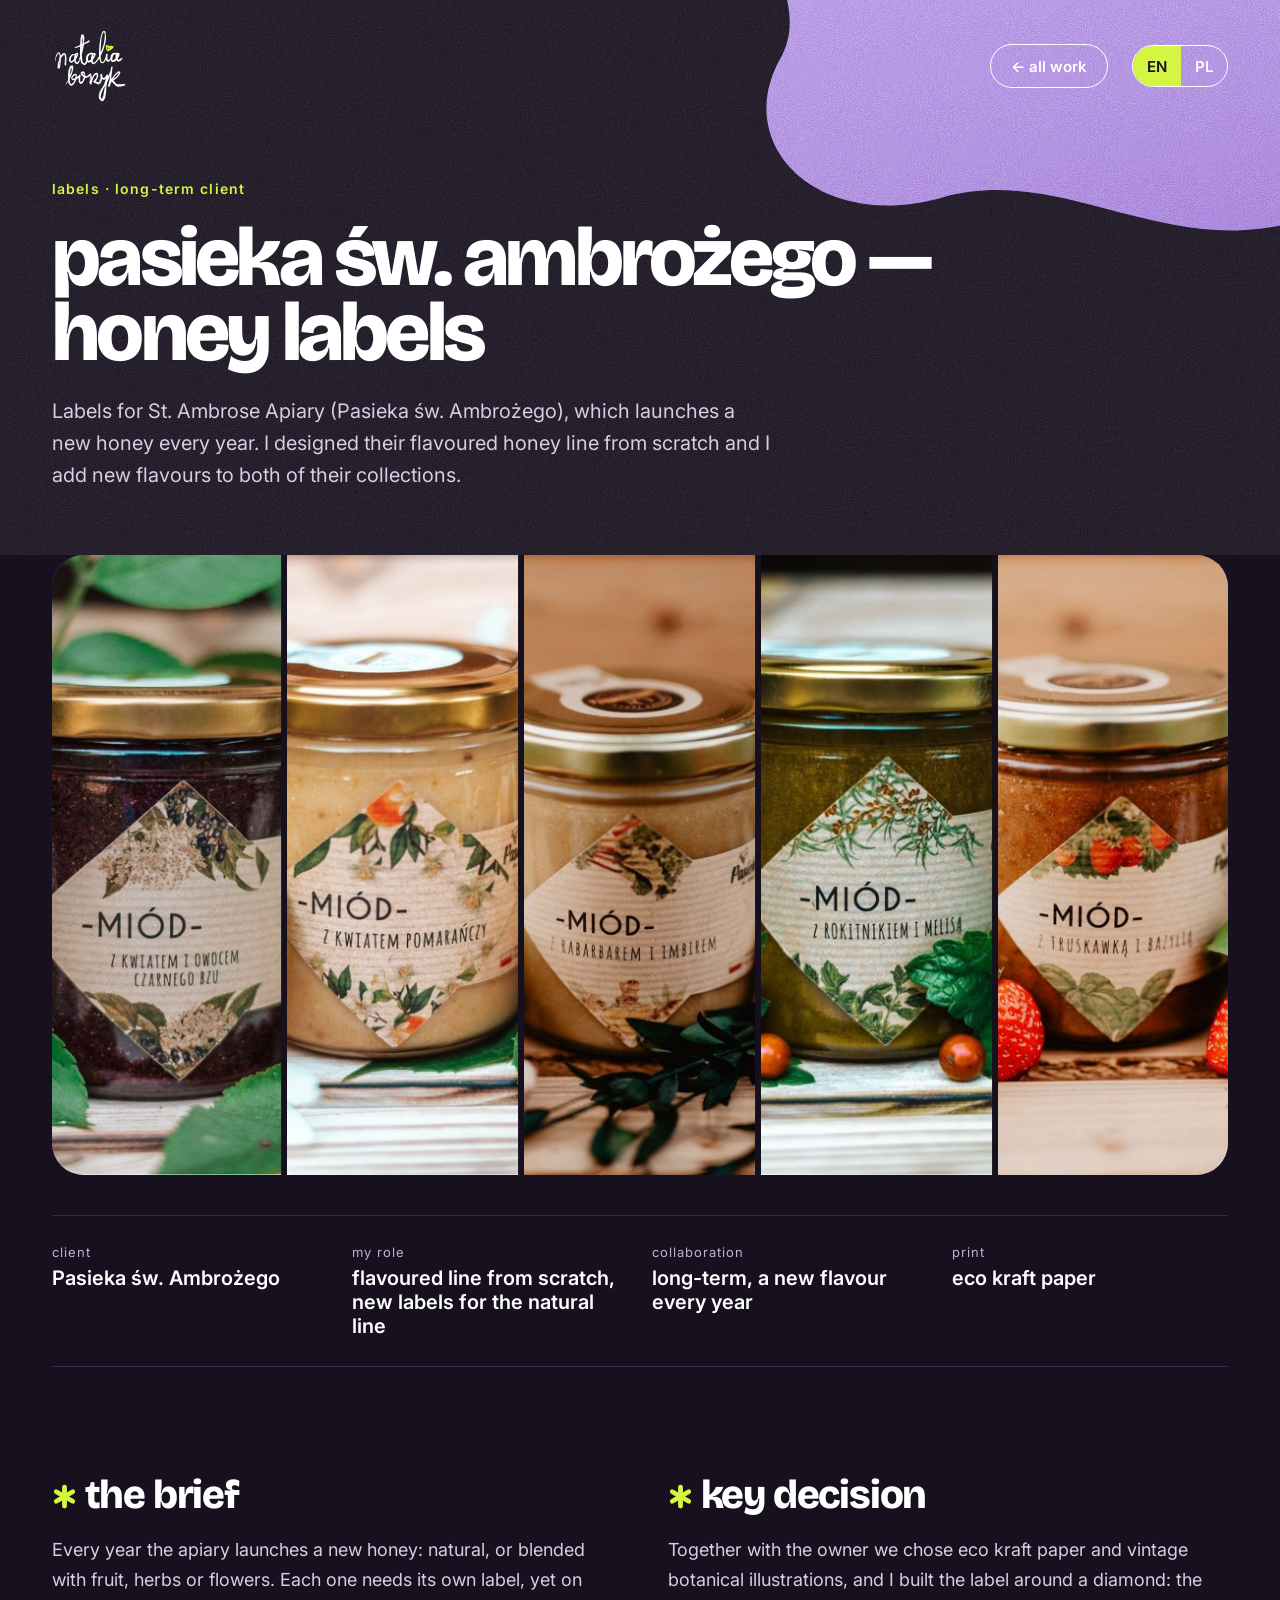
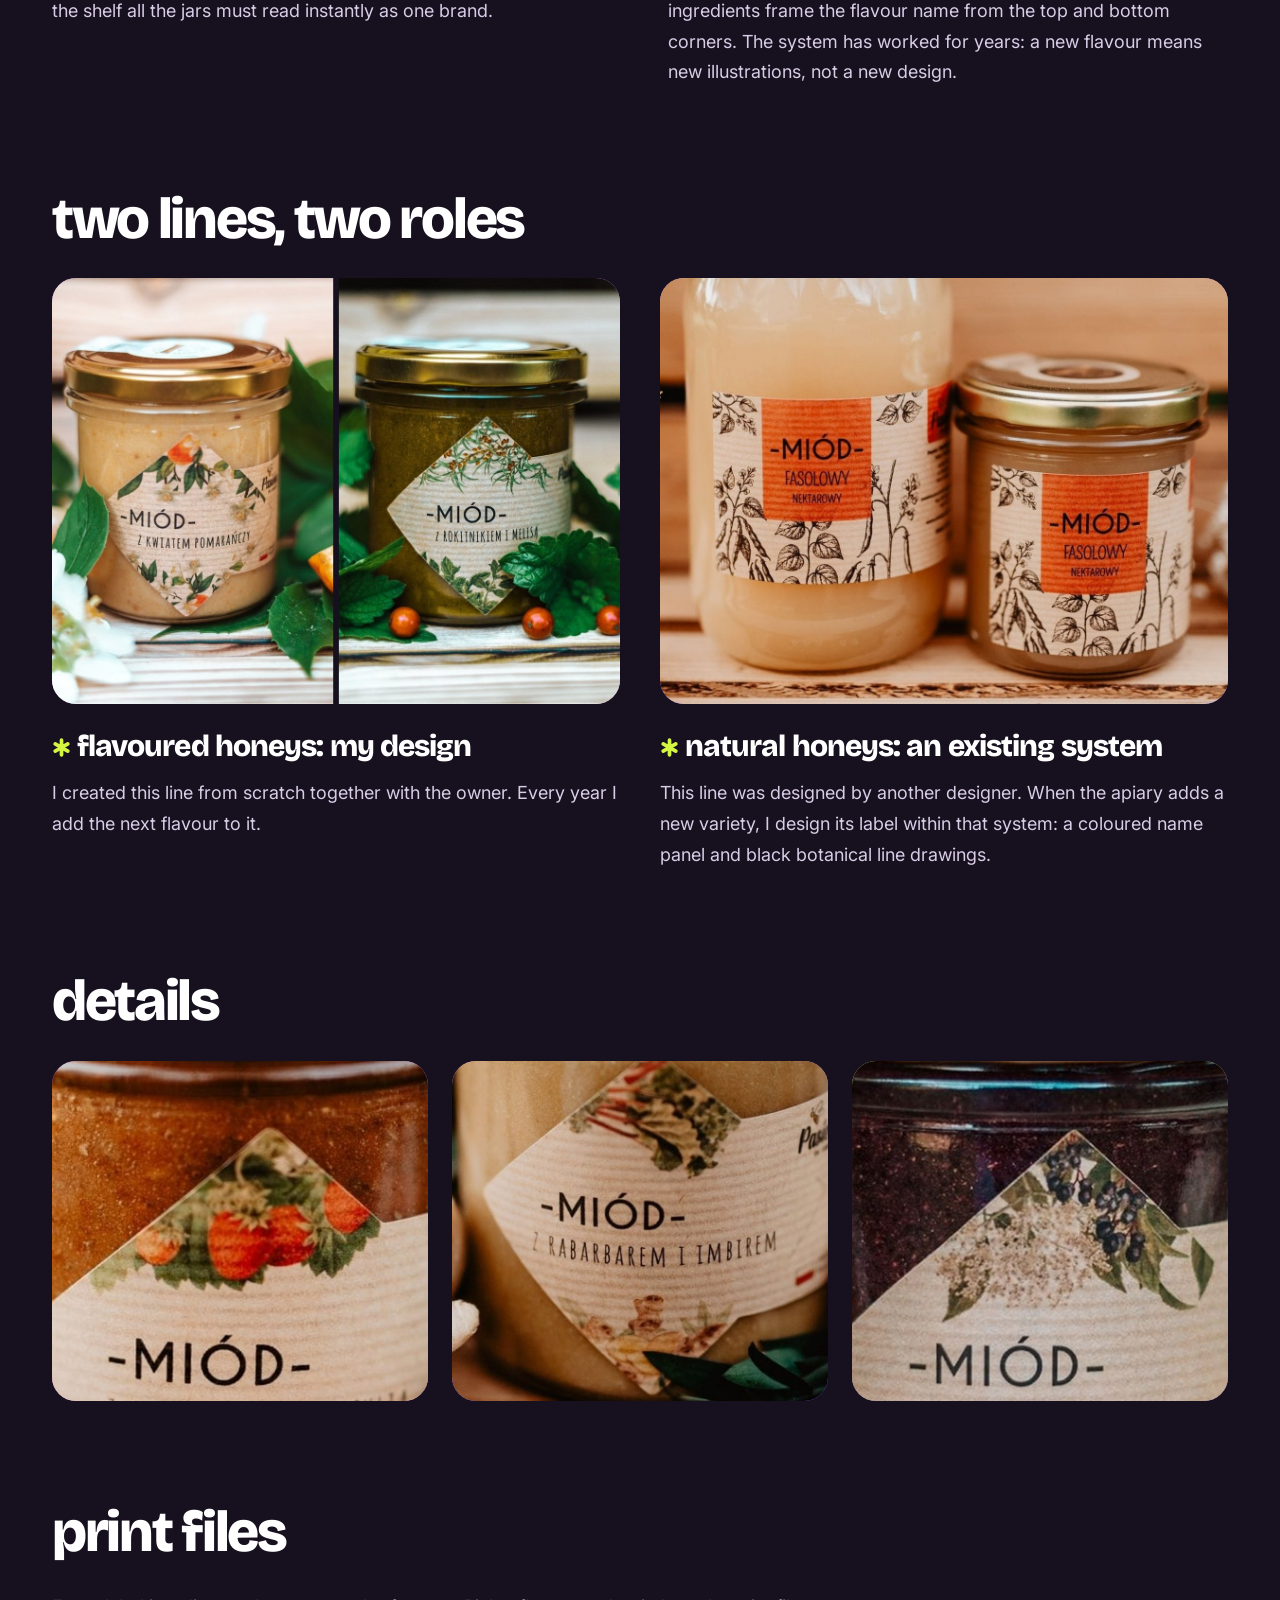
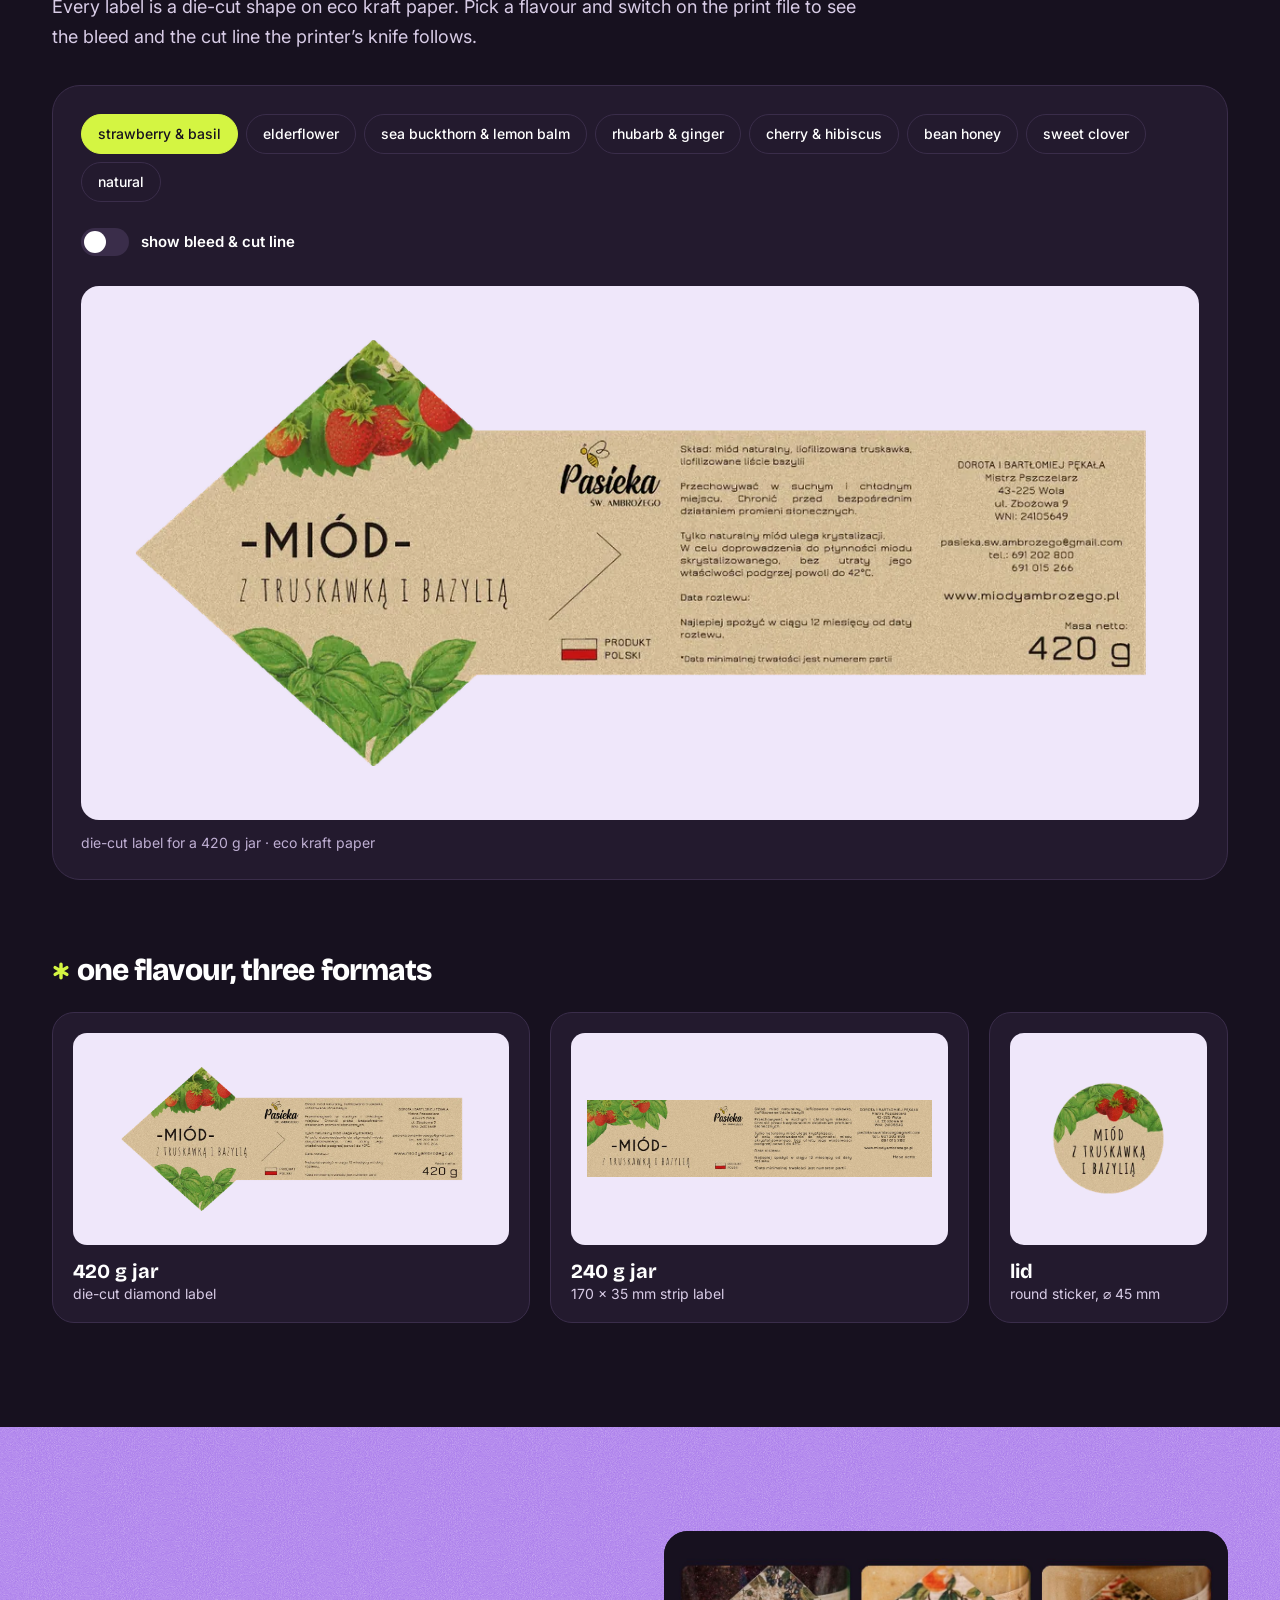
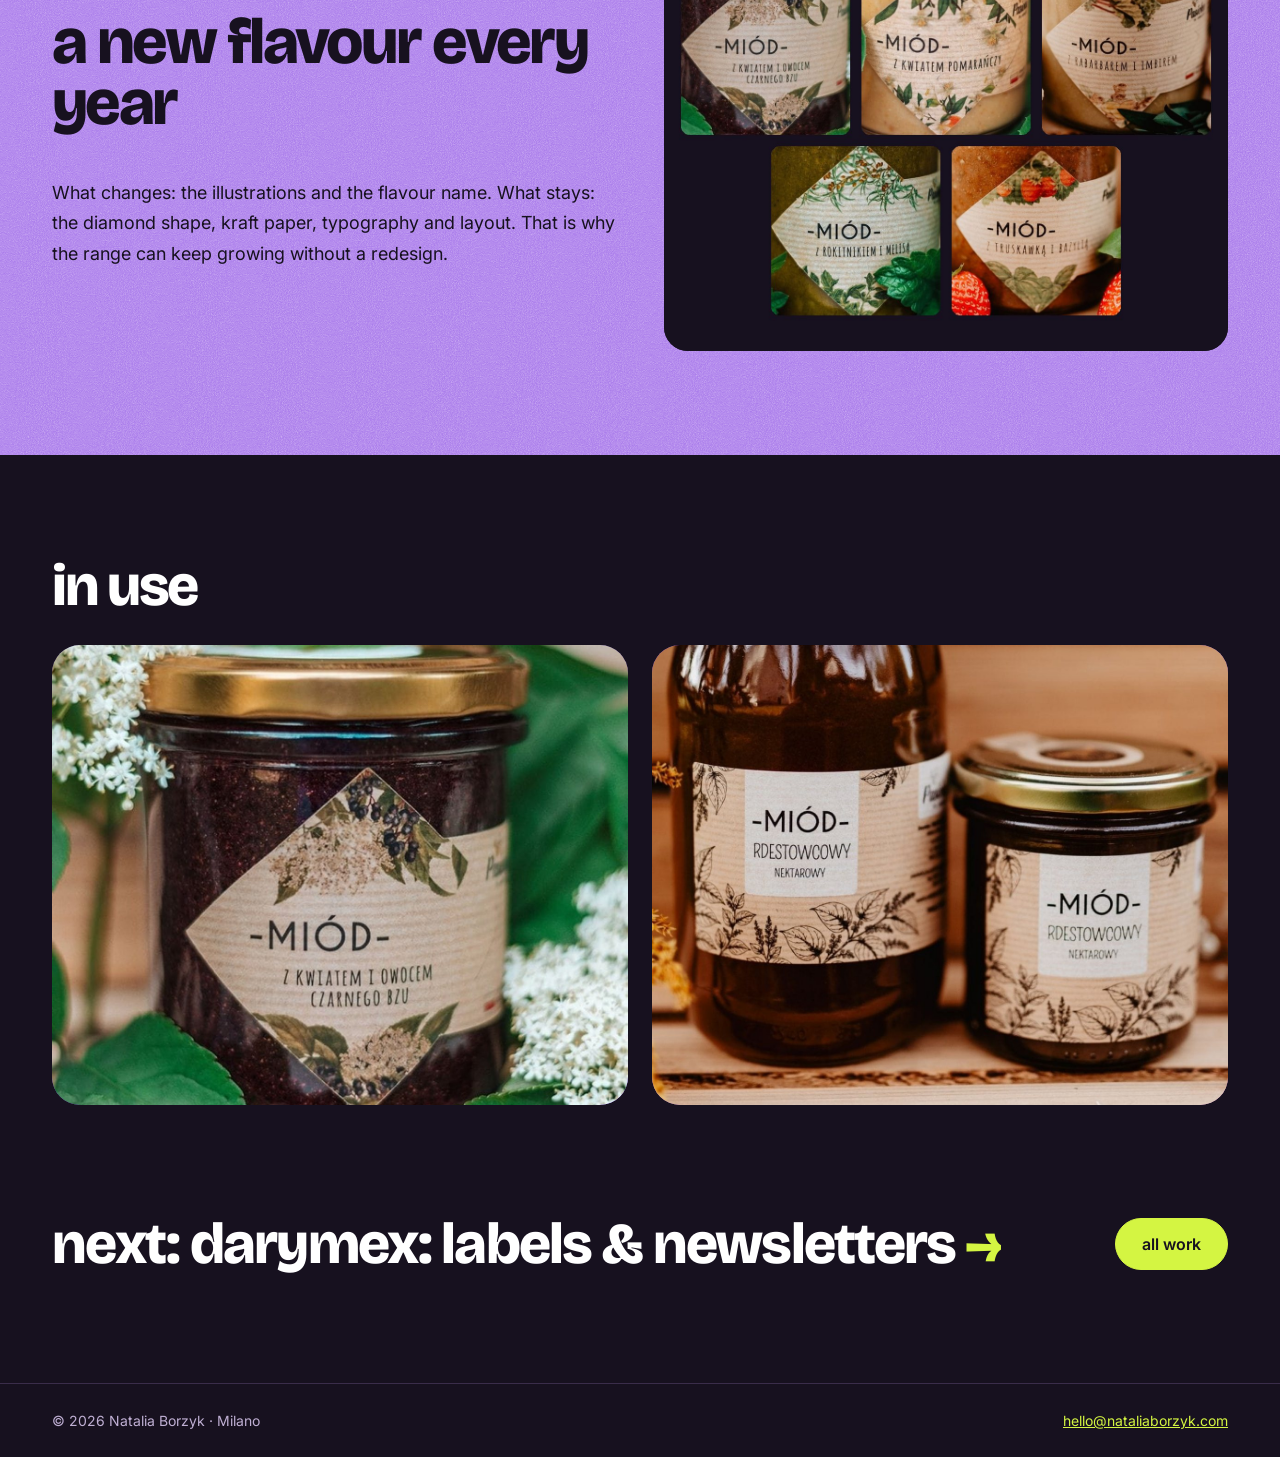
<file: honey-labels.html>
<!doctype html>
<html lang="en">
<head>
<meta charset="utf-8">
<meta name="viewport" content="width=device-width, initial-scale=1">
<meta name="robots" content="noai, noimageai">
<title>honey labels · natalia borzyk</title>
<meta name="description" content="Labels for St. Ambrose Apiary (Pasieka św. Ambrożego), which launches a new honey every year. I designed their flavoured honey line from scratch and I add new flavours to both of their collections.">
<link rel="preconnect" href="https://fonts.googleapis.com">
<link rel="preconnect" href="https://fonts.gstatic.com" crossorigin>
<link href="https://fonts.googleapis.com/css2?family=Bricolage+Grotesque:opsz,wght@12..96,400;12..96,600;12..96,800&family=Inter:wght@400;500;600&display=swap" rel="stylesheet">
<link rel="stylesheet" href="style.css">
</head>
<body>

<svg width="0" height="0" style="position:absolute" aria-hidden="true">
  <defs>
    <filter id="grain"><feTurbulence type="fractalNoise" baseFrequency="0.9" numOctaves="2" stitchTiles="stitch"/><feColorMatrix type="saturate" values="0"/></filter>
    <path id="sparkle" d="M50 0 C 53 35, 65 47, 100 50 C 65 53, 53 65, 50 100 C 47 65, 35 53, 0 50 C 35 47, 47 35, 50 0 Z"/>
  </defs>
</svg>

<section class="hero">
  <svg class="bg-svg hero-bg" aria-hidden="true" viewBox="0 0 1440 900" preserveAspectRatio="xMidYMid slice">
    <defs>
      <clipPath id="blobP"><path d="M900 -40 C 1100 30, 1240 -10, 1480 40 L 1480 380 C 1320 440, 1200 320, 1060 360 C 920 400, 820 300, 880 200 C 920 120, 800 40, 900 -40 Z"/></clipPath>
      <linearGradient id="blobShadeP" x1="0" y1="0" x2="0.4" y2="1"><stop offset="0" stop-color="#FFFFFF" stop-opacity="0.18"/><stop offset="1" stop-color="#3B1E8C" stop-opacity="0.3"/></linearGradient>
    </defs>
    <path d="M900 -40 C 1100 30, 1240 -10, 1480 40 L 1480 380 C 1320 440, 1200 320, 1060 360 C 920 400, 820 300, 880 200 C 920 120, 800 40, 900 -40 Z" fill="#A97BEB"/>
    <rect width="1440" height="900" fill="url(#blobShadeP)" clip-path="url(#blobP)"/>
    <rect width="1440" height="900" filter="url(#grain)" clip-path="url(#blobP)" opacity="0.7" class="grain-overlay"/>
    <rect class="grain-all" width="1440" height="900" filter="url(#grain)" opacity="0.18"/>
  </svg>

    <header class="wrap header">
    <a class="logo" href="index.html"><img src="logo-nb.svg" alt="Natalia Borzyk" width="76" height="76"></a>
    <div class="nav">
      <a class="btn" href="index.html#work" style="min-height:44px;padding:0 20px" data-t="back">← all work</a>
      <div class="lang" role="group" aria-label="Language">
        <button type="button" data-set-lang="en" aria-pressed="true">EN</button>
        <button type="button" data-set-lang="pl" aria-pressed="false">PL</button>
      </div>
    </div>
  </header>

  <div class="wrap cs-hero-inner">
    <p class="tag" style="font-size:14px" data-t="tag">Labels · long-term client</p>
    <h1 class="cs-title cs-title--sm" data-t="title">Pasieka św. Ambrożego — honey labels</h1>
    <p class="cs-lead" data-t="lead">Labels for St. Ambrose Apiary (Pasieka św. Ambrożego), which launches a new honey every year. I designed their flavoured honey line from scratch and I add new flavours to both of their collections.</p>
  </div>
</section>

<section class="wrap">
  <div class="slot g5 cs-main">
    <p class="slot-label" data-t="main">[Five flavoured honeys side by side]</p>
    <img src="images/honey-labels-main.jpg" alt="Pasieka św. Ambrożego — honey labels">
  </div>
  <dl class="meta"><div><dt data-t="m0k">Client</dt><dd data-t="m0v">Pasieka św. Ambrożego</dd></div><div><dt data-t="m1k">My role</dt><dd data-t="m1v">flavoured line from scratch, new labels for the natural line</dd></div><div><dt data-t="m2k">Collaboration</dt><dd data-t="m2v">long-term, a new flavour every year</dd></div><div><dt data-t="m3k">Print</dt><dd data-t="m3v">eco kraft paper</dd></div></dl>
</section>

<section class="wrap two-col">
  <div>
    <h2 class="h3"><span class="ast" aria-hidden="true"></span> <em style="font-style:normal" data-t="briefT">The brief</em></h2>
    <p class="body-lg" style="color:var(--muted)" data-t="brief">Every year the apiary launches a new honey: natural, or blended with fruit, herbs or flowers. Each one needs its own label, yet on the shelf all the jars must read instantly as one brand.</p>
  </div>
  <div>
    <h2 class="h3"><span class="ast" aria-hidden="true"></span> <em style="font-style:normal" data-t="decT">Key decision</em></h2>
    <p class="body-lg" style="color:var(--muted)" data-t="decision">Together with the owner we chose eco kraft paper and vintage botanical illustrations, and I built the label around a diamond: the ingredients frame the flavour name from the top and bottom corners. The system has worked for years: a new flavour means new illustrations, not a new design.</p>
  </div>
</section>

<section class="wrap" style="padding-bottom:104px">
  <h2 class="h2 sec-h" data-t="twoT">Two lines, two roles</h2>
  <div class="two-lines"><figure>
      <div class="slot g1"><p class="slot-label" data-t="tw0i">[Flavoured honey jars]</p><img src="images/honey-labels-flavoured.jpg" alt="Flavoured honeys: my design"></div>
      <h3 class="h3"><span class="ast" aria-hidden="true"></span> <em style="font-style:normal" data-t="tw0h">Flavoured honeys: my design</em></h3>
      <p class="body-lg" style="color:var(--muted)" data-t="tw0p">I created this line from scratch together with the owner. Every year I add the next flavour to it.</p>
    </figure><figure>
      <div class="slot g4"><p class="slot-label" data-t="tw1i">[Natural honey jars]</p><img src="images/honey-labels-natural.jpg" alt="Natural honeys: an existing system"></div>
      <h3 class="h3"><span class="ast" aria-hidden="true"></span> <em style="font-style:normal" data-t="tw1h">Natural honeys: an existing system</em></h3>
      <p class="body-lg" style="color:var(--muted)" data-t="tw1p">This line was designed by another designer. When the apiary adds a new variety, I design its label within that system: a coloured name panel and black botanical line drawings.</p>
    </figure></div>
</section>

<section class="wrap" style="padding-bottom:104px">
  <h2 class="h2 sec-h" data-t="detT">Details</h2>
  <div class="row3"><div class="slot g1"><p class="slot-label" data-t="d0">[Illustration detail]</p><img src="images/honey-labels-detail-1.jpg" alt="Pasieka św. Ambrożego — honey labels detail 1"></div><div class="slot g4"><p class="slot-label" data-t="d1">[Typography on kraft paper]</p><img src="images/honey-labels-detail-2.jpg" alt="Pasieka św. Ambrożego — honey labels detail 2"></div><div class="slot g3"><p class="slot-label" data-t="d2">[Botanical corner]</p><img src="images/honey-labels-detail-3.jpg" alt="Pasieka św. Ambrożego — honey labels detail 3"></div></div>
</section>

<section class="wrap" style="padding-bottom:104px">
  <h2 class="h2 sec-h" data-t="pfT">print files</h2>
  <p class="body-lg" style="color:var(--muted);max-width:820px;margin:0 0 32px" data-t="pf">Every label is a die-cut shape on eco kraft paper. Pick a flavour and switch on the print file to see the bleed and the cut line the printer’s knife follows.</p>
  <div class="pf-viewer">
    <div class="pf-ctrl">
      <div class="pf-chips" role="group" aria-label="Flavour"><button type="button" class="pf-chip is-on" data-label="truskawka-bazylia" data-kind="f" aria-pressed="true"><span data-t="hf0">strawberry & basil</span></button><button type="button" class="pf-chip" data-label="czarny-bez" data-kind="f" aria-pressed="false"><span data-t="hf1">elderflower</span></button><button type="button" class="pf-chip" data-label="rokitnik-melisa" data-kind="f" aria-pressed="false"><span data-t="hf2">sea buckthorn & lemon balm</span></button><button type="button" class="pf-chip" data-label="rabarbar-imbir" data-kind="f" aria-pressed="false"><span data-t="hf3">rhubarb & ginger</span></button><button type="button" class="pf-chip" data-label="wisnia-hibiskus" data-kind="f" aria-pressed="false"><span data-t="hf4">cherry & hibiscus</span></button><button type="button" class="pf-chip" data-label="fasolowy" data-kind="n" aria-pressed="false"><span data-t="hf5">bean honey</span></button><button type="button" class="pf-chip" data-label="nostrzykowy" data-kind="n" aria-pressed="false"><span data-t="hf6">sweet clover</span></button><button type="button" class="pf-chip" data-label="neutralny" data-kind="n" aria-pressed="false"><span data-t="hf7">natural</span></button></div>
      <label class="pf-switch"><input type="checkbox" id="pf-bleed"><span class="pf-switch-ui" aria-hidden="true"></span><span data-t="pfS">show bleed &amp; cut line</span></label>
    </div>
    <div class="pf-stage" id="pf-stage">
      <img class="pf-cut" id="pf-cut" src="images/honey-cut-truskawka-bazylia.webp" alt="Flat honey label on kraft paper">
      <img class="pf-file" id="pf-file" src="images/honey-file-truskawka-bazylia.jpg" alt="">
      <img class="pf-die" id="pf-die" src="images/honey-die-truskawka-bazylia.png" alt="">
    </div>
    <p class="pf-spec"><span id="pf-spec-f" data-t="pfF">die-cut label for a 420 g jar · eco kraft paper</span><span id="pf-spec-n" hidden data-t="pfN">170 × 60 mm wrap-around label · eco kraft paper</span></p>
  </div>
  <h3 class="h3" style="margin:72px 0 24px;font-size:30px"><span class="ast" aria-hidden="true"></span> <em style="font-style:normal" data-t="f3T">one flavour, three formats</em></h3>
  <div class="pf-formats">
    <figure><div class="pf-f-img"><img src="images/honey-cut-truskawka-bazylia.webp" alt="" loading="lazy"></div><figcaption><strong data-t="f1">420 g jar</strong><span data-t="f1m">die-cut diamond label</span></figcaption></figure>
    <figure><div class="pf-f-img"><img src="images/honey-narrow-truskawka.jpg" alt="" loading="lazy" class="pf-narrow"></div><figcaption><strong data-t="f2">240 g jar</strong><span data-t="f2m">170 × 35 mm strip label</span></figcaption></figure>
    <figure><div class="pf-f-img"><img src="images/honey-lid-truskawka.webp" alt="" loading="lazy" class="pf-lid"></div><figcaption><strong data-t="f3">lid</strong><span data-t="f3m">round sticker, ⌀ 45 mm</span></figcaption></figure>
  </div>
</section>

<section class="band">
  <svg class="bg-svg" aria-hidden="true" viewBox="0 0 1440 800" preserveAspectRatio="none"><rect width="1440" height="800" filter="url(#grain)" opacity="0.6" class="grain-overlay"/></svg>
  <div class="wrap band-inner skills prod-row">
    <div>
      <h2 class="h2 sec-h" data-t="prodT">A new flavour every year</h2>
      <p class="body-lg" data-t="prod">What changes: the illustrations and the flavour name. What stays: the diamond shape, kraft paper, typography and layout. That is why the range can keep growing without a redesign.</p>
    </div>
    <div class="slot"><p class="slot-label" data-t="prodI">[The growing family of labels]</p><img src="images/honey-labels-production.jpg" alt="Pasieka św. Ambrożego — honey labels production file"></div>
  </div>
</section>

<section class="wrap" style="padding-top:104px">
  <h2 class="h2 sec-h" data-t="useT">In use</h2>
  <div class="row2"><div class="slot g2"><p class="slot-label" data-t="u0">[Elderflower honey]</p><img src="images/honey-labels-use-1.jpg" alt="Pasieka św. Ambrożego — honey labels in use 1"></div><div class="slot g5"><p class="slot-label" data-t="u1">[Natural line: knotweed honey]</p><img src="images/honey-labels-use-2.jpg" alt="Pasieka św. Ambrożego — honey labels in use 2"></div></div>
</section>

<section class="wrap next">
  <a class="next-link" href="darymex.html"><span data-t="next" style="color:#fff">next: darymex: labels &amp; newsletters</span> <span>→</span></a>
  <a class="btn btn--lime" href="index.html#work" data-t="all">all work</a>
</section>

<footer class="footer">
  <div class="wrap">
    <p>© 2026 Natalia Borzyk · Milano</p>
    <p><a href="mailto:hello@nataliaborzyk.com">hello@nataliaborzyk.com</a></p>
  </div>
</footer>

<script>
window.PL = {
 "hf0": "truskawka z bazylią",
 "hf1": "czarny bez",
 "hf2": "rokitnik z melisą",
 "hf3": "rabarbar z imbirem",
 "hf4": "wiśnia z hibiskusem",
 "hf5": "fasolowy",
 "hf6": "nostrzykowy",
 "hf7": "naturalny",
 "pfT": "pliki do druku",
 "pf": "Każda etykieta to wykrawany kształt na ekologicznym papierze kraftowym. Wybierz smak i włącz plik do druku, żeby zobaczyć spady i linię cięcia, po której idzie nóż drukarni.",
 "pfS": "pokaż spady i linię cięcia",
 "pfF": "etykieta wykrawana na słoik 420 g · ekologiczny papier kraftowy",
 "pfN": "etykieta dookólna 170 × 60 mm · ekologiczny papier kraftowy",
 "f3T": "jeden smak, trzy formaty",
 "f1": "słoik 420 g",
 "f1m": "etykieta wykrawana z rombem",
 "f2": "słoik 240 g",
 "f2m": "etykieta paskowa 170 × 35 mm",
 "f3": "wieczko",
 "f3m": "okrągła naklejka, ⌀ 45 mm",
 "back": "← wszystkie projekty",
 "briefT": "Brief",
 "decT": "Kluczowa decyzja",
 "detT": "Detale",
 "useT": "W użyciu",
 "all": "wszystkie projekty",
 "tag": "Etykiety · wieloletnia współpraca",
 "title": "Pasieka św. Ambrożego — etykiety na miody",
 "lead": "Etykiety dla Pasieki św. Ambrożego, która co roku wprowadza nowy miód. Od podstaw zaprojektowałam linię miodów smakowych, a nowe smaki dodaję do obu kolekcji pasieki.",
 "main": "[Pięć miodów smakowych obok siebie]",
 "brief": "Co roku pasieka wprowadza nowy miód – naturalny albo z dodatkiem owoców, ziół lub kwiatów. Każdy potrzebuje własnej etykiety, a mimo to na półce wszystkie słoiki muszą od razu wyglądać jak jedna marka.",
 "decision": "Razem z właścicielką wybrałyśmy ekologiczny papier kraftowy i botaniczne ilustracje w stylu vintage, a etykietę zbudowałam wokół rombu: składniki otaczają nazwę smaku od góry i od dołu. Ten system działa od lat – nowy smak to nowe ilustracje, a nie nowy projekt.",
 "prodT": "Co roku nowy smak",
 "prod": "Zmieniają się ilustracje i nazwa smaku. Zostają kształt rombu, papier kraftowy, typografia i układ. Dzięki temu oferta może rosnąć bez przeprojektowywania.",
 "prodI": "[Rosnąca rodzina etykiet]",
 "next": "dalej: darymex: etykiety i newslettery",
 "m0k": "Klient",
 "m0v": "Pasieka św. Ambrożego",
 "m1k": "Moja rola",
 "m1v": "linia smakowa od podstaw, nowe etykiety w linii naturalnej",
 "m2k": "Współpraca",
 "m2v": "wieloletnia, co roku nowy smak",
 "m3k": "Druk",
 "m3v": "ekologiczny papier kraftowy",
 "d0": "[Detal ilustracji]",
 "d1": "[Typografia na papierze kraftowym]",
 "d2": "[Botaniczny narożnik]",
 "u0": "[Miód z czarnym bzem]",
 "u1": "[Linia naturalna: miód rdestowcowy]",
 "twoT": "Dwie linie, dwie role",
 "tw0h": "Miody smakowe: mój projekt",
 "tw0p": "Tę linię stworzyłam od podstaw razem z właścicielką. Co roku dodaję do niej kolejny smak.",
 "tw0i": "[Słoiki miodów smakowych]",
 "tw1h": "Miody naturalne: istniejący system",
 "tw1p": "Tę linię zaprojektował inny grafik. Kiedy pasieka wprowadza nową odmianę, projektuję jej etykietę w ramach tego systemu: kolorowe pole z nazwą i czarne botaniczne rysunki.",
 "tw1i": "[Słoiki miodów naturalnych]"
};
</script>
<script src="lang.js"></script>
<script src="interactive.js"></script>
</body>
</html>
</file>
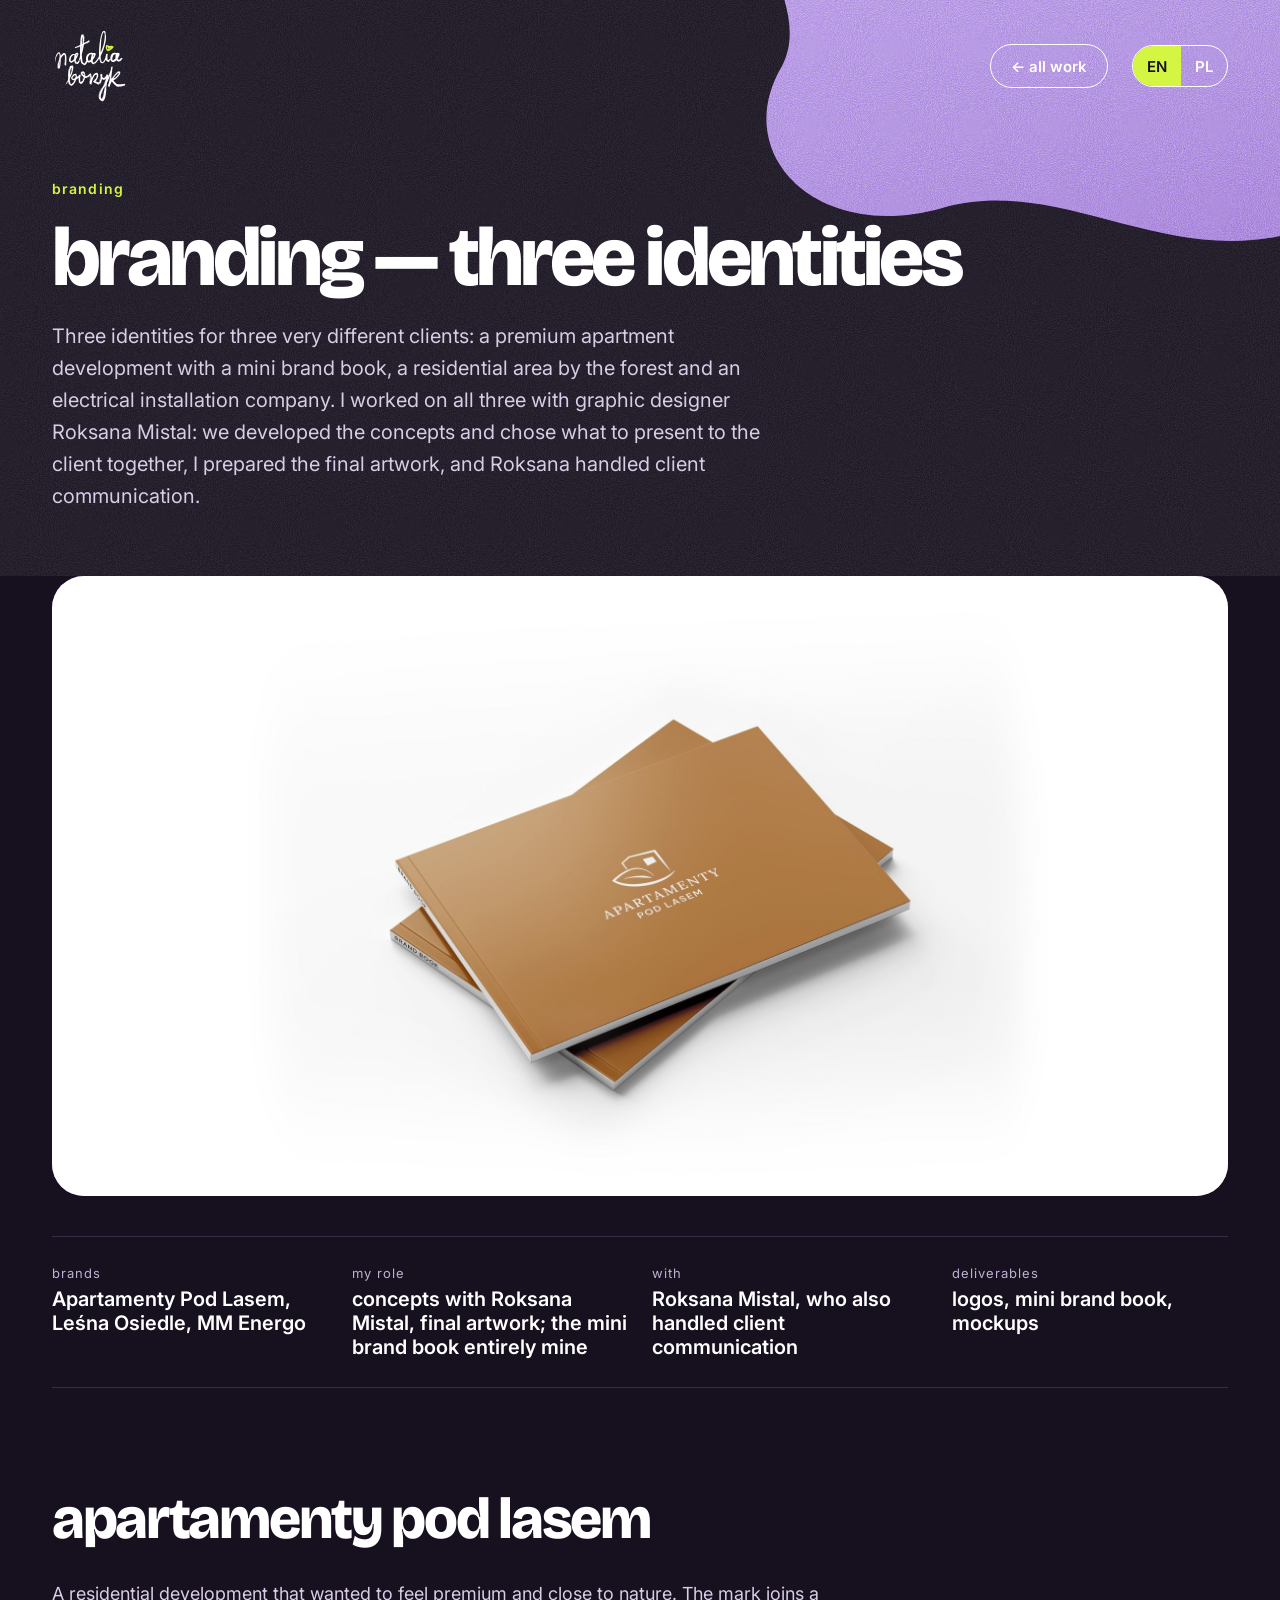
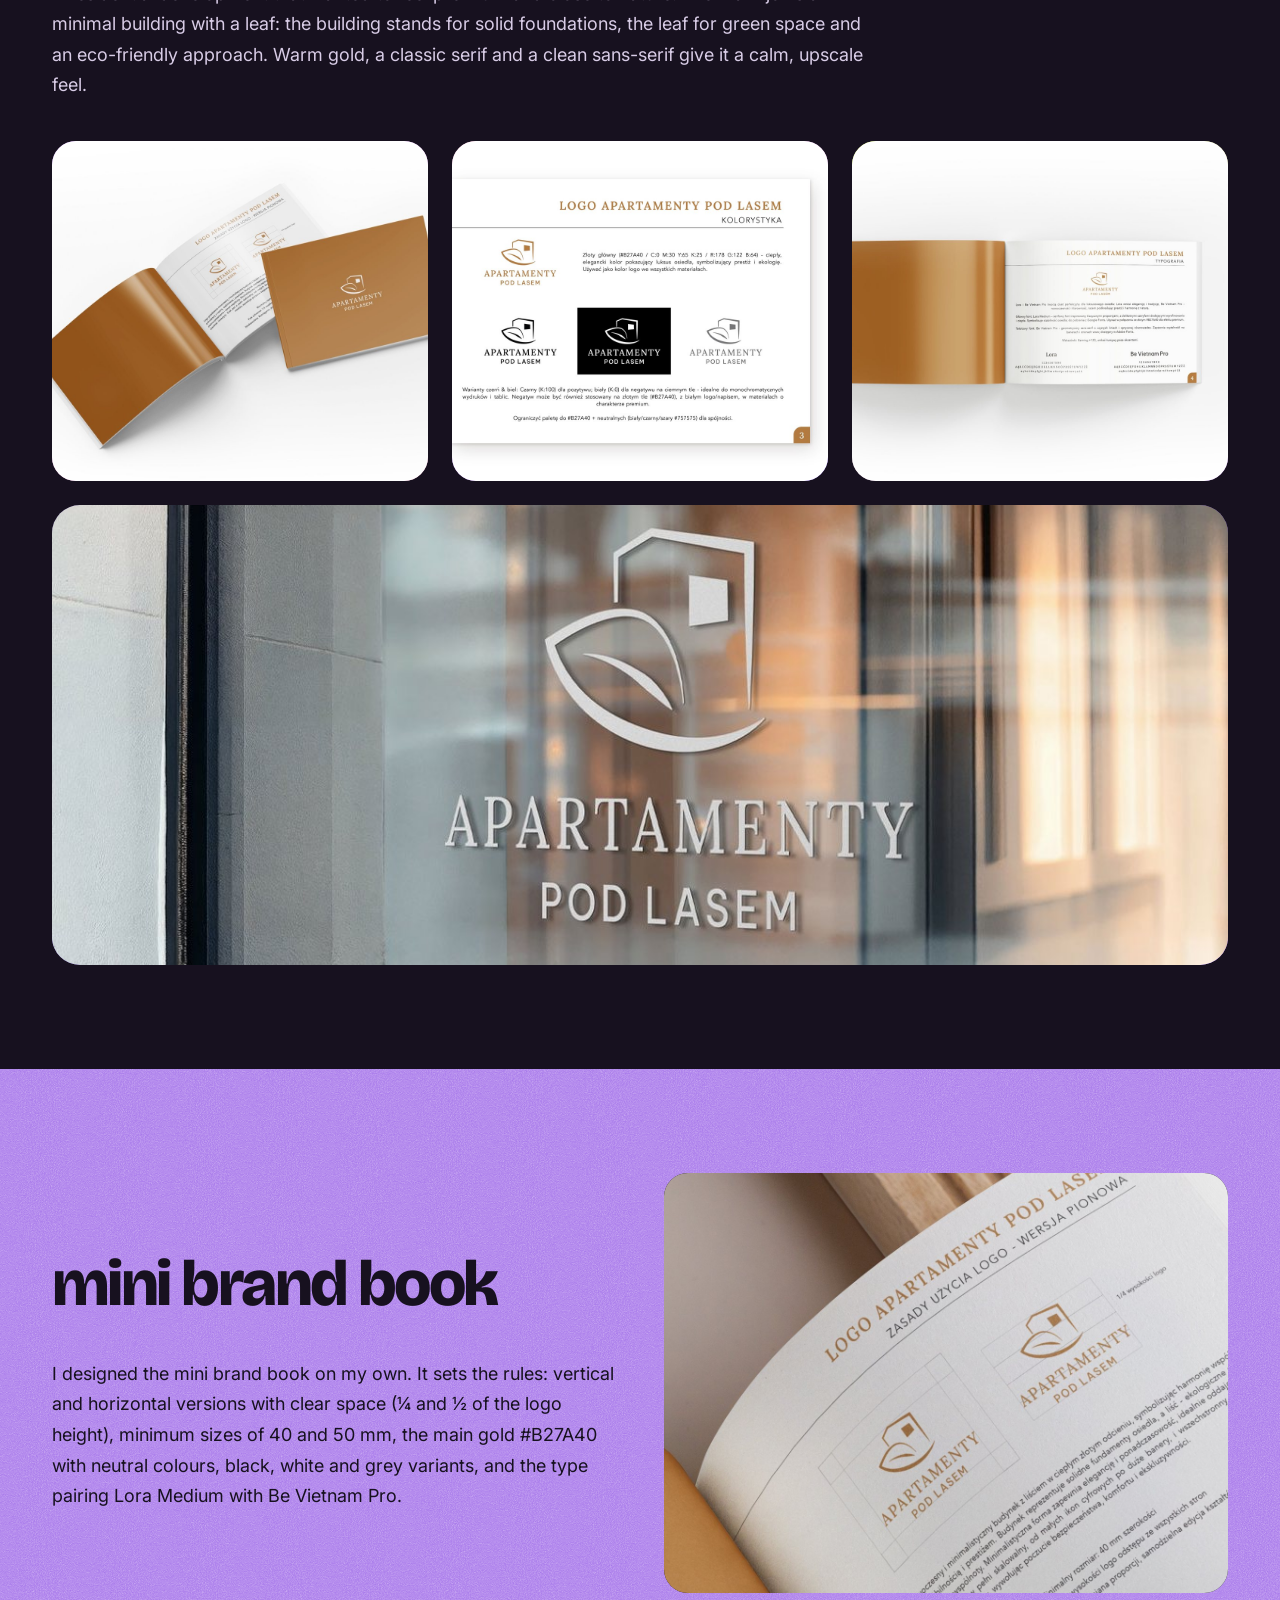
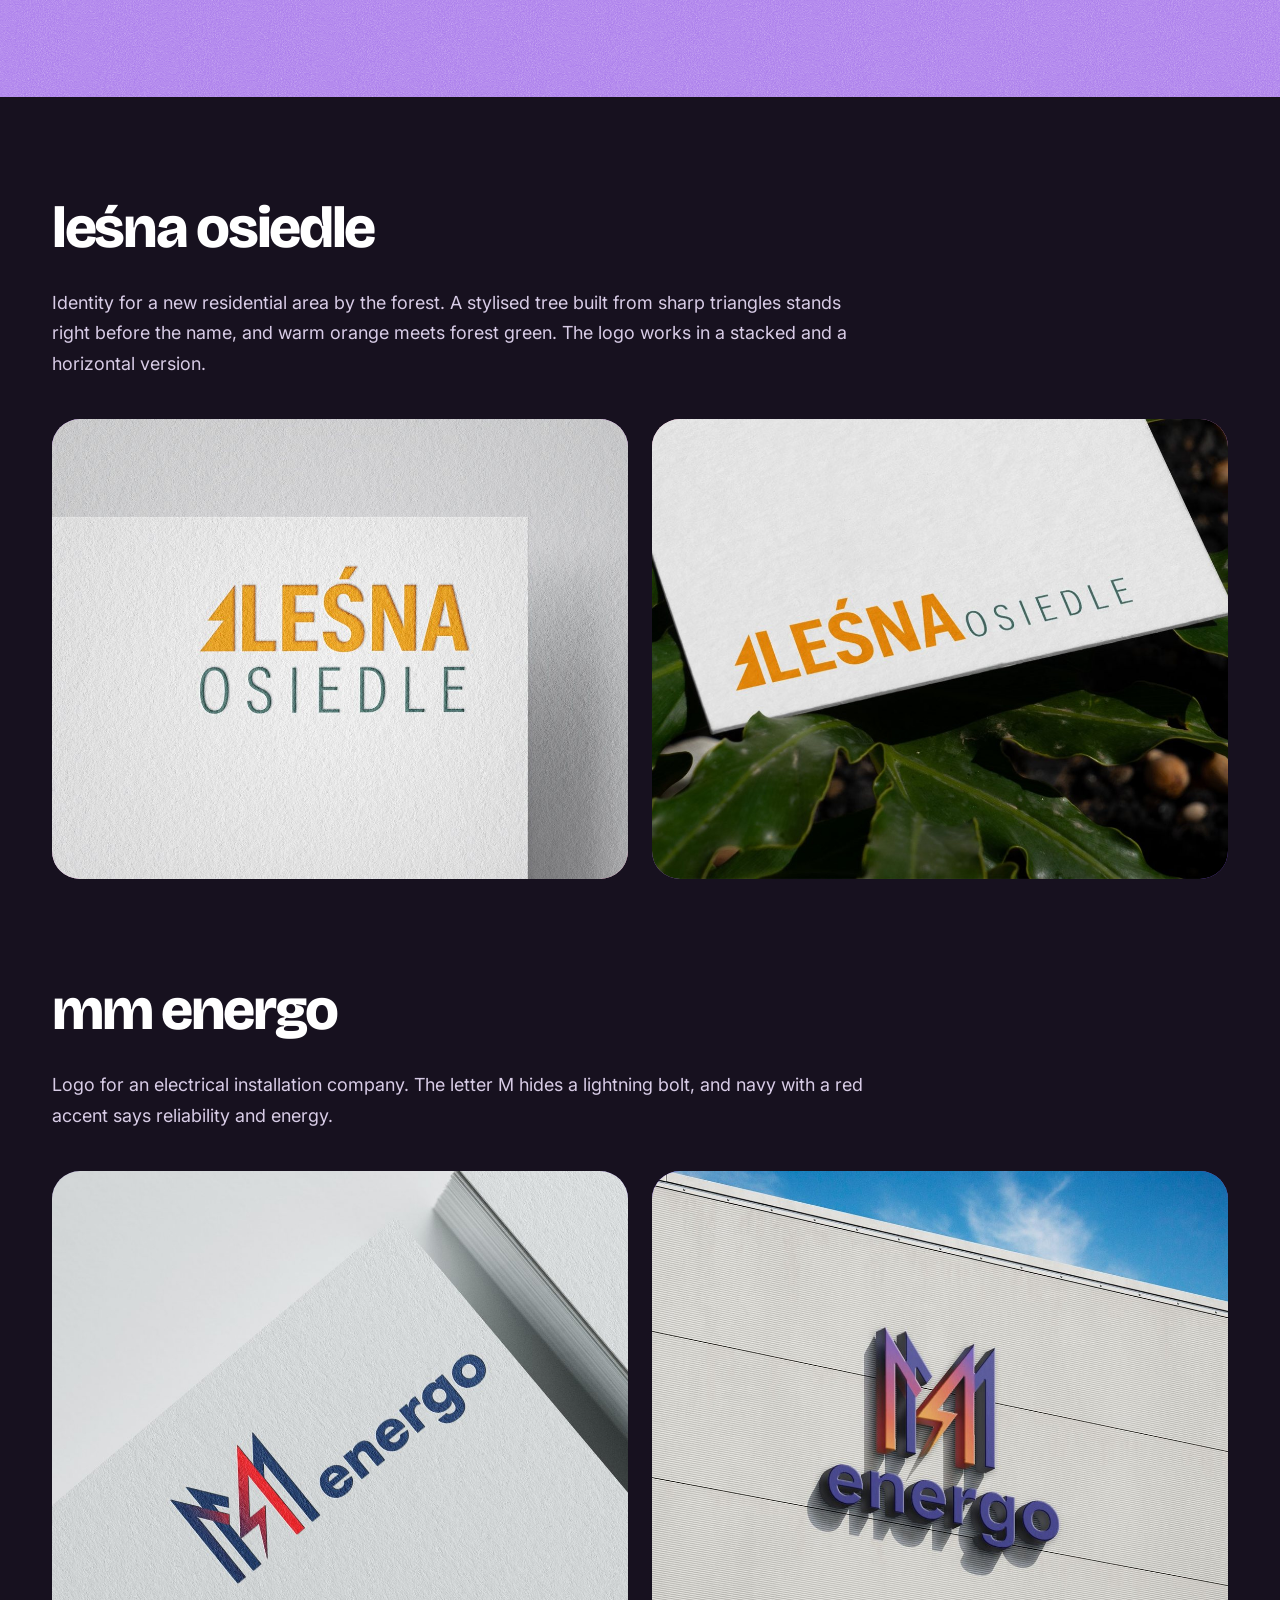
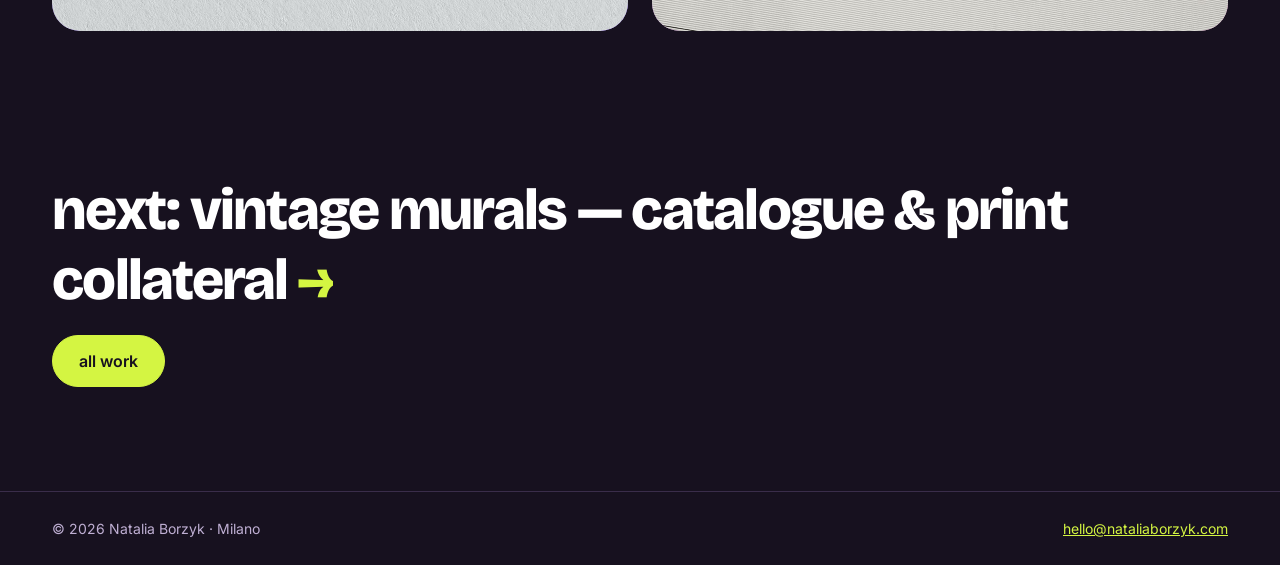
<file: logos.html>
<!doctype html>
<html lang="en">
<head>
<meta charset="utf-8">
<meta name="viewport" content="width=device-width, initial-scale=1">
<meta name="robots" content="noai, noimageai">
<title>branding: three identities · natalia borzyk</title>
<meta name="description" content="Logos and a brand book for Apartamenty Pod Lasem, Leśna Osiedle and MM Energo.">
<link rel="preconnect" href="https://fonts.googleapis.com">
<link rel="preconnect" href="https://fonts.gstatic.com" crossorigin>
<link href="https://fonts.googleapis.com/css2?family=Bricolage+Grotesque:opsz,wght@12..96,400;12..96,600;12..96,800&family=Inter:wght@400;500;600&display=swap" rel="stylesheet">
<link rel="stylesheet" href="style.css">
</head>
<body>

<svg width="0" height="0" style="position:absolute" aria-hidden="true">
  <defs>
    <filter id="grain"><feTurbulence type="fractalNoise" baseFrequency="0.9" numOctaves="2" stitchTiles="stitch"/><feColorMatrix type="saturate" values="0"/></filter>
    <path id="sparkle" d="M50 0 C 53 35, 65 47, 100 50 C 65 53, 53 65, 50 100 C 47 65, 35 53, 0 50 C 35 47, 47 35, 50 0 Z"/>
  </defs>
</svg>

<section class="hero">
  <svg class="bg-svg hero-bg" aria-hidden="true" viewBox="0 0 1440 900" preserveAspectRatio="xMidYMid slice">
    <defs>
      <clipPath id="blobP"><path d="M900 -40 C 1100 30, 1240 -10, 1480 40 L 1480 380 C 1320 440, 1200 320, 1060 360 C 920 400, 820 300, 880 200 C 920 120, 800 40, 900 -40 Z"/></clipPath>
      <linearGradient id="blobShadeP" x1="0" y1="0" x2="0.4" y2="1"><stop offset="0" stop-color="#FFFFFF" stop-opacity="0.18"/><stop offset="1" stop-color="#3B1E8C" stop-opacity="0.3"/></linearGradient>
    </defs>
    <path d="M900 -40 C 1100 30, 1240 -10, 1480 40 L 1480 380 C 1320 440, 1200 320, 1060 360 C 920 400, 820 300, 880 200 C 920 120, 800 40, 900 -40 Z" fill="#A97BEB"/>
    <rect width="1440" height="900" fill="url(#blobShadeP)" clip-path="url(#blobP)"/>
    <rect width="1440" height="900" filter="url(#grain)" clip-path="url(#blobP)" opacity="0.7" class="grain-overlay"/>
    <rect class="grain-all" width="1440" height="900" filter="url(#grain)" opacity="0.18"/>
  </svg>

    <header class="wrap header">
    <a class="logo" href="index.html"><img src="logo-nb.svg" alt="Natalia Borzyk" width="76" height="76"></a>
    <div class="nav">
      <a class="btn" href="index.html#work" style="min-height:44px;padding:0 20px" data-t="back">← all work</a>
      <div class="lang" role="group" aria-label="Language">
        <button type="button" data-set-lang="en" aria-pressed="true">EN</button>
        <button type="button" data-set-lang="pl" aria-pressed="false">PL</button>
      </div>
    </div>
  </header>

  <div class="wrap cs-hero-inner">
    <p class="tag" style="font-size:14px" data-t="tag">Branding</p>
    <h1 class="cs-title cs-title--sm" data-t="title">Branding — three identities</h1>
    <p class="cs-lead" data-t="lead">Three identities for three very different clients: a premium apartment development with a mini brand book, a residential area by the forest and an electrical installation company. I worked on all three with graphic designer Roksana Mistal: we developed the concepts and chose what to present to the client together, I prepared the final artwork, and Roksana handled client communication.</p>
  </div>
</section>

<section class="wrap">
  <div class="slot g0 cs-main"><p class="slot-label" data-t="mainI">[Brand book]</p><img src="images/logos-main.jpg" alt="Apartamenty Pod Lasem brand book"></div>
  <dl class="meta">
    <div><dt data-t="m0k">Brands</dt><dd>Apartamenty Pod Lasem, Leśna Osiedle, MM Energo</dd></div>
    <div><dt data-t="m1k">My role</dt><dd data-t="m1v">concepts with Roksana Mistal, final artwork; the mini brand book entirely mine</dd></div>
    <div><dt data-t="m2k">With</dt><dd data-t="m2v">Roksana Mistal, who also handled client communication</dd></div>
    <div><dt data-t="m3k">Deliverables</dt><dd data-t="m3v">logos, mini brand book, mockups</dd></div>
  </dl>
</section>

<section class="wrap" style="padding-top:104px;padding-bottom:104px">
  <h2 class="h2 sec-h">Apartamenty Pod Lasem</h2>
  <p class="body-lg" style="color:var(--muted);max-width:820px;margin:0 0 40px" data-t="apt">A residential development that wanted to feel premium and close to nature. The mark joins a minimal building with a leaf: the building stands for solid foundations, the leaf for green space and an eco-friendly approach. Warm gold, a classic serif and a clean sans-serif give it a calm, upscale feel.</p>
  <div class="row3">
    <div class="slot g1"><p class="slot-label" data-t="a1">[Brand book]</p><img src="images/logos-apt-1.jpg" alt="Apartamenty Pod Lasem brand book, open"></div>
    <div class="slot g4"><p class="slot-label" data-t="a2">[Colours]</p><img src="images/logos-apt-2.jpg" alt="Brand book page with logo colour versions"></div>
    <div class="slot g3"><p class="slot-label" data-t="a3">[Typography]</p><img src="images/logos-apt-3.jpg" alt="Brand book page with typography"></div>
  </div>
  <div class="row2" style="margin-top:24px">
    <div class="slot g2"><p class="slot-label" data-t="door">[Sign on glass]</p><img src="images/logos-apt-door.jpg" alt="Apartamenty Pod Lasem sign on a glass door"></div>
  </div>
</section>

<section class="band">
  <svg class="bg-svg" aria-hidden="true" viewBox="0 0 1440 800" preserveAspectRatio="none"><rect width="1440" height="800" filter="url(#grain)" opacity="0.6" class="grain-overlay"/></svg>
  <div class="wrap band-inner skills prod-row">
    <div>
      <h2 class="h2 sec-h" data-t="bbT">Mini brand book</h2>
      <p class="body-lg" data-t="bb">I designed the mini brand book on my own. It sets the rules: vertical and horizontal versions with clear space (¼ and ½ of the logo height), minimum sizes of 40 and 50 mm, the main gold #B27A40 with neutral colours, black, white and grey variants, and the type pairing Lora Medium with Be Vietnam Pro.</p>
    </div>
    <div class="slot "><p class="slot-label" data-t="bbI">[Brand book page]</p><img src="images/logos-production.jpg" alt="Brand book page with logo construction"></div>
  </div>
</section>

<section class="wrap" style="padding-top:104px;padding-bottom:40px">
  <h2 class="h2 sec-h">Leśna Osiedle</h2>
  <p class="body-lg" style="color:var(--muted);max-width:820px;margin:0 0 40px" data-t="les">Identity for a new residential area by the forest. A stylised tree built from sharp triangles stands right before the name, and warm orange meets forest green. The logo works in a stacked and a horizontal version.</p>
  <div class="row2">
    <div class="slot g1"><p class="slot-label" data-t="l1">[Stacked version]</p><img src="images/logos-lesna-1.jpg" alt="Leśna Osiedle logo, stacked version"></div>
    <div class="slot g4"><p class="slot-label" data-t="l2">[Horizontal version]</p><img src="images/logos-lesna-2.jpg" alt="Leśna Osiedle logo, horizontal version"></div>
  </div>
</section>

<section class="wrap" style="padding-top:64px;padding-bottom:40px">
  <h2 class="h2 sec-h">MM Energo</h2>
  <p class="body-lg" style="color:var(--muted);max-width:820px;margin:0 0 40px" data-t="mm">Logo for an electrical installation company. The letter M hides a lightning bolt, and navy with a red accent says reliability and energy.</p>
  <div class="row2">
    <div class="slot g2"><p class="slot-label" data-t="mm1">[Logo on paper]</p><img src="images/logos-mm-1.jpg" alt="MM Energo logo printed on paper"></div>
    <div class="slot g5"><p class="slot-label" data-t="mm2">[Sign on a building]</p><img src="images/logos-mm-2.jpg" alt="MM Energo 3D sign on a building"></div>
  </div>
</section>

<section class="wrap next">
  <a class="next-link" href="catalogue.html"><span data-t="next" style="color:#fff">next: vintage murals — catalogue &amp; print collateral</span> <span>→</span></a>
  <a class="btn btn--lime" href="index.html#work" data-t="all">all work</a>
</section>

<footer class="footer">
  <div class="wrap">
    <p>© 2026 Natalia Borzyk · Milano</p>
    <p><a href="mailto:hello@nataliaborzyk.com">hello@nataliaborzyk.com</a></p>
  </div>
</footer>

<script>
window.PL = {
 "back": "← wszystkie projekty",
 "tag": "Branding",
 "title": "Branding – trzy identyfikacje",
 "lead": "Trzy identyfikacje dla trzech zupełnie różnych klientów: prestiżowej inwestycji mieszkaniowej z mini brand bookiem, osiedla przy lesie i firmy zajmującej się instalacjami elektrycznymi. Nad wszystkimi pracowałam z projektantką Roksaną Mistal – razem tworzyłyśmy koncepcje i decydowałyśmy, co pokazać klientowi, ja przygotowywałam projekty do końca, a Roksana prowadziła komunikację z klientem.",
 "mainI": "[Brand book]",
 "m0k": "Marki",
 "m1k": "Moja rola",
 "m1v": "koncepcje razem z Roksaną Mistal, finalne projekty; mini brand book w całości mój",
 "m2k": "Razem z",
 "m2v": "Roksaną Mistal, która prowadziła też komunikację z klientem",
 "m3k": "Zakres",
 "m3v": "logo, mini brand book, mockupy",
 "apt": "Inwestycja mieszkaniowa, która miała kojarzyć się z prestiżem i bliskością natury. Znak łączy minimalistyczny budynek z liściem – budynek oznacza solidne fundamenty, a liść zieleń i ekologiczne podejście. Ciepły złoty kolor, klasyczny krój szeryfowy i czytelny bezszeryfowy nadają marce spokojny, elegancki charakter.",
 "a1": "[Brand book]",
 "a2": "[Kolory]",
 "a3": "[Typografia]",
 "door": "[Logo na szklanych drzwiach]",
 "bbT": "Mini brand book",
 "bb": "Mini brand book zaprojektowałam samodzielnie. Określa zasady korzystania ze znaku: wersję pionową i poziomą z polem ochronnym (¼ i ½ wysokości logo), minimalne rozmiary 40 i 50 mm, złoty kolor główny #B27A40 z neutralnymi barwami, warianty czarny, biały i szary oraz parę krojów Lora Medium i Be Vietnam Pro.",
 "bbI": "[Strona brand booka]",
 "les": "Identyfikacja nowego osiedla położonego przy lesie. Stylizowane drzewo z ostrych trójkątów stoi tuż przed nazwą, a ciepły pomarańcz łączy się z leśną zielenią. Logo działa w wersji pionowej i poziomej.",
 "l1": "[Wersja pionowa]",
 "l2": "[Wersja pozioma]",
 "mm": "Logo firmy zajmującej się instalacjami elektrycznymi. W literze M ukryta jest błyskawica, a granat z czerwonym akcentem kojarzy się z solidnością i energią.",
 "mm1": "[Logo na papierze]",
 "mm2": "[Logo na budynku]",
 "next": "dalej: vintage murals – katalog i materiały drukowane",
 "all": "wszystkie projekty"
};
</script>
<script src="lang.js"></script>
</body>
</html>
</file>
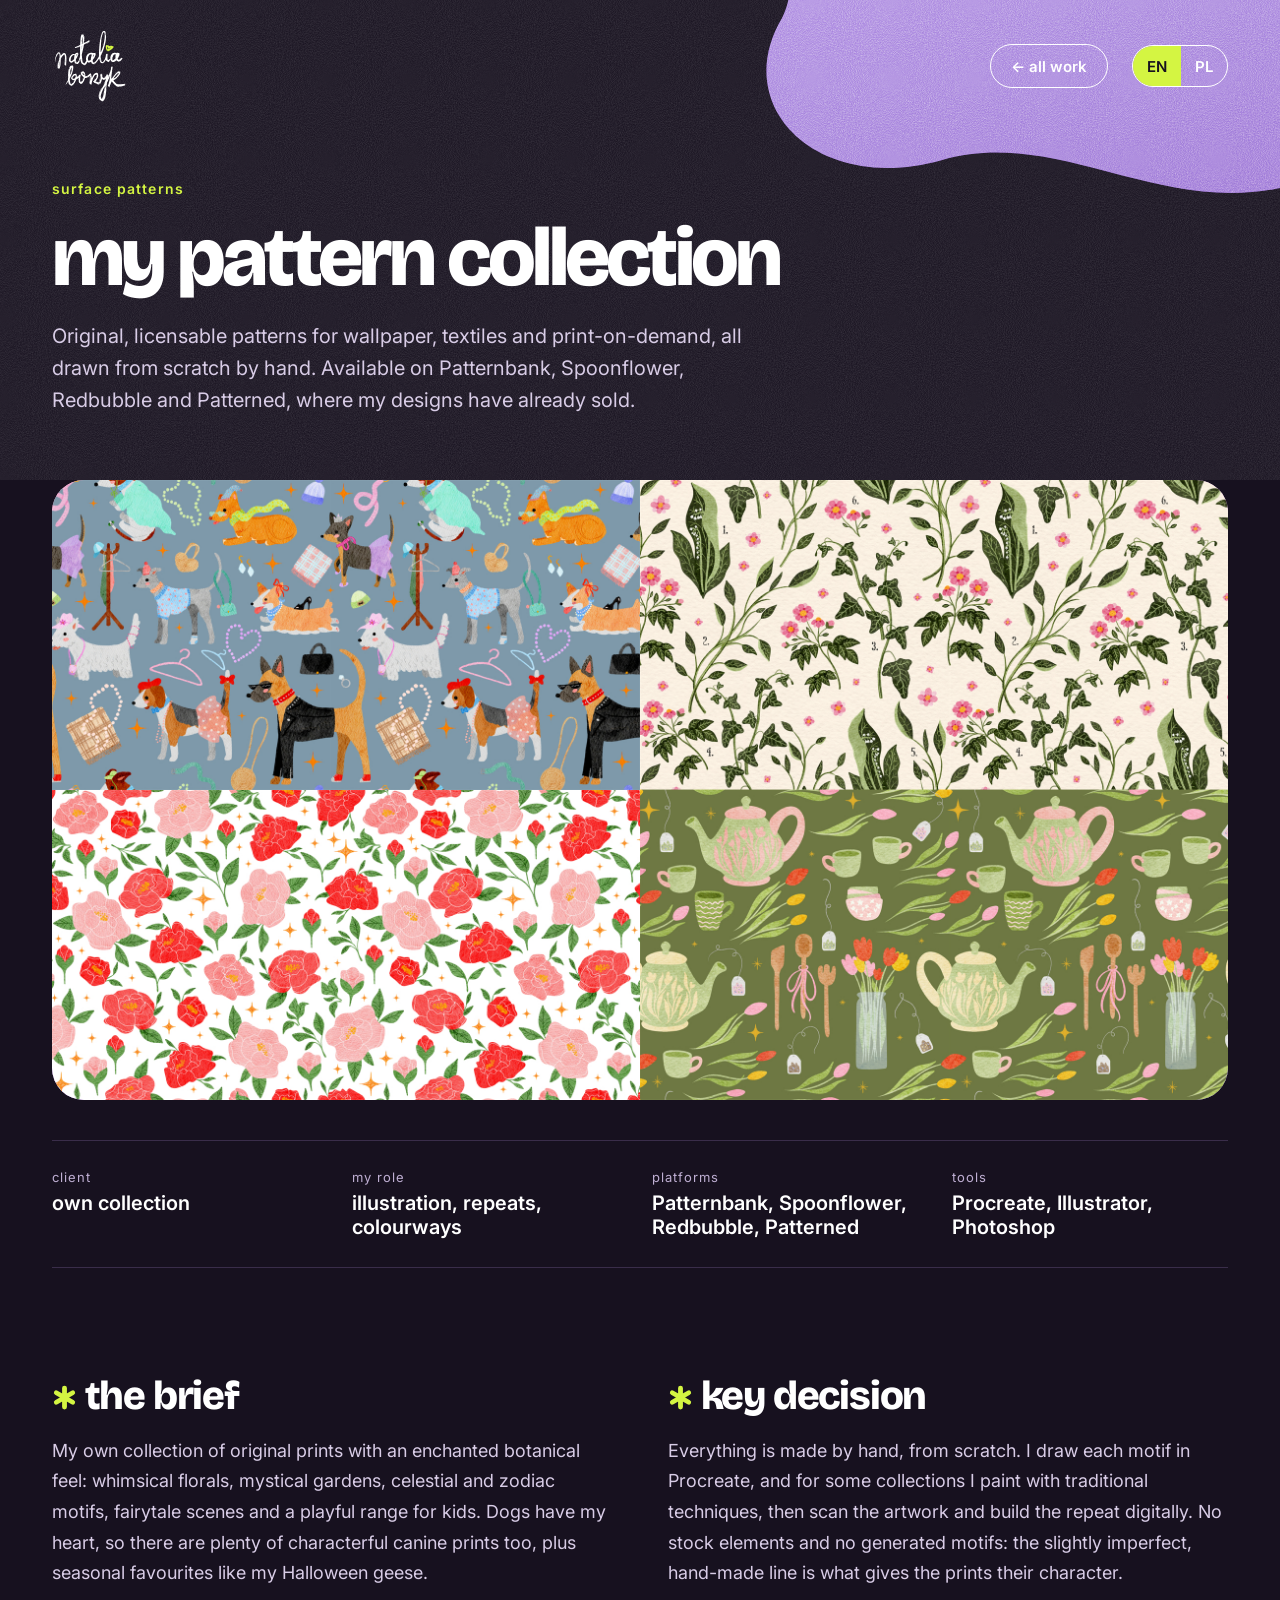
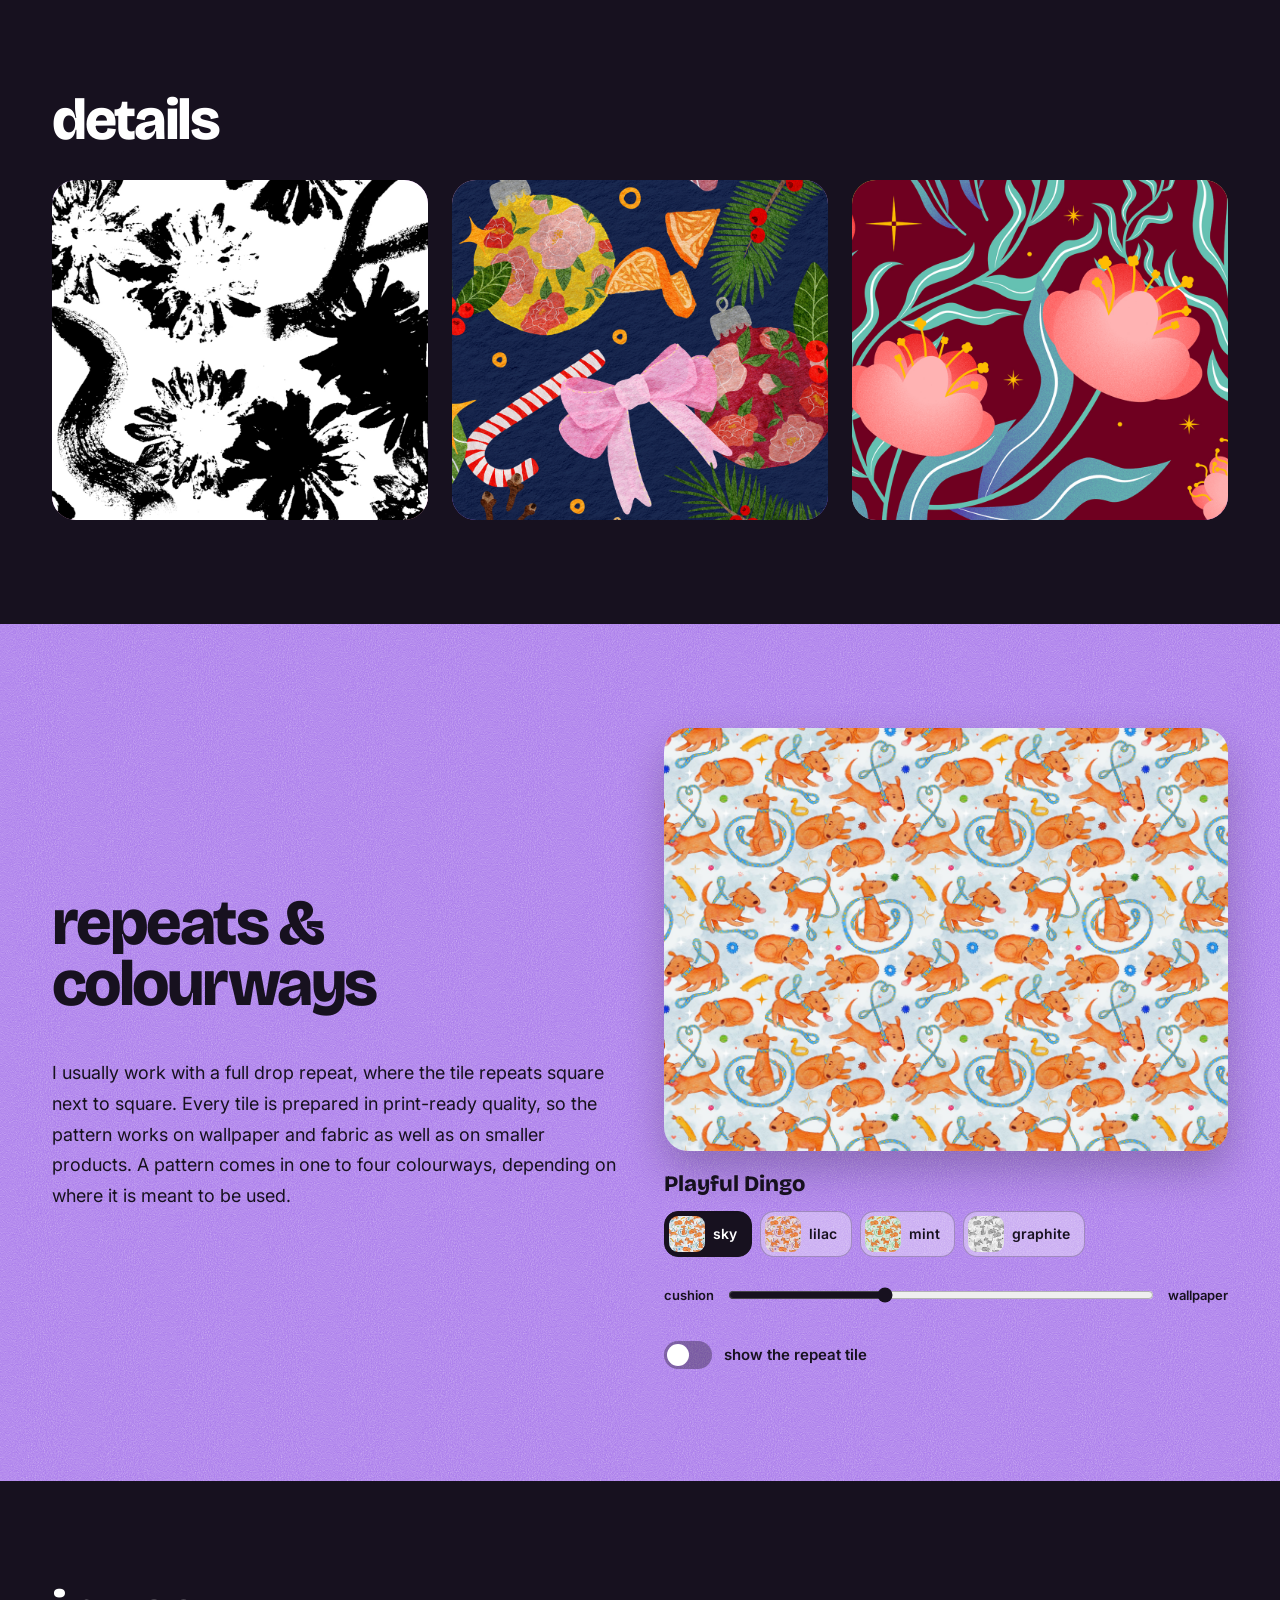
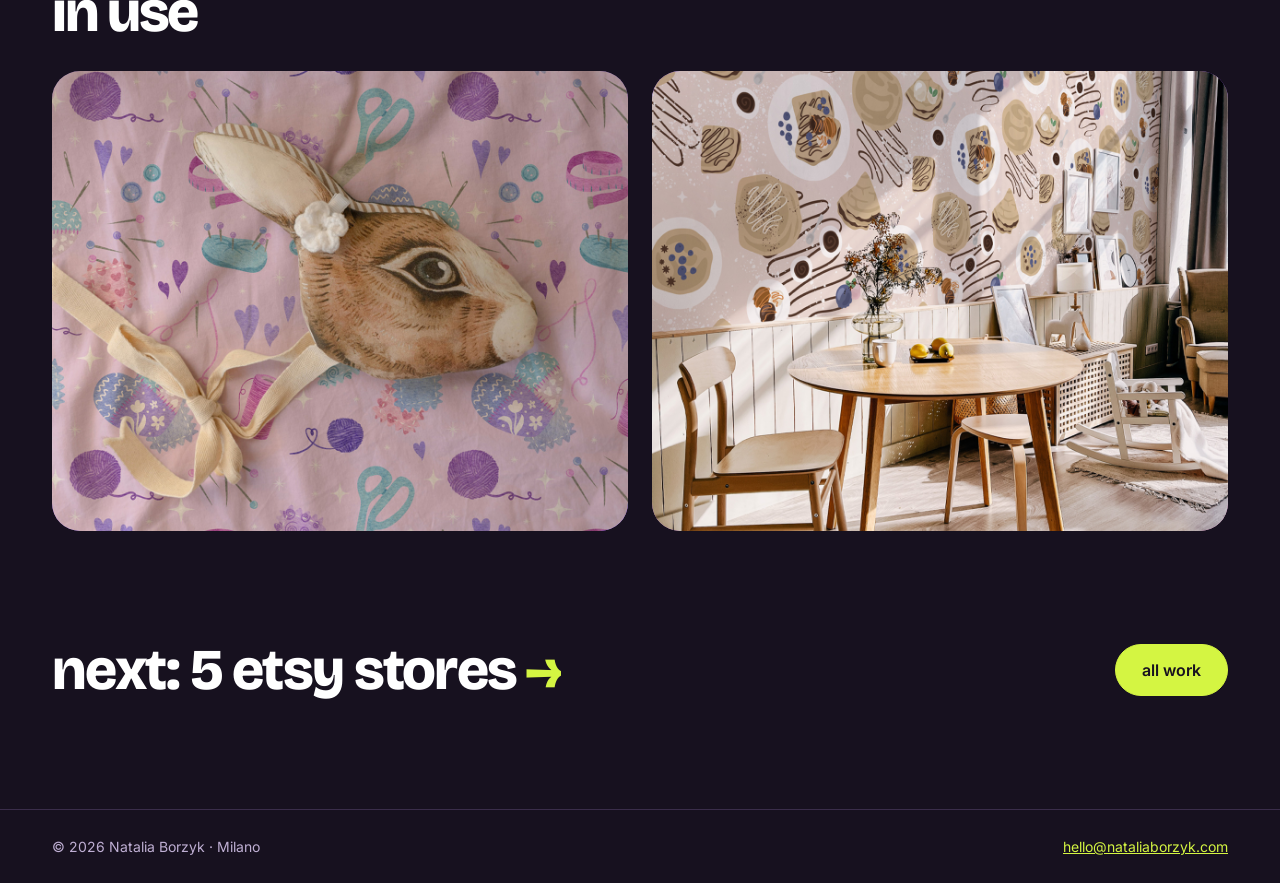
<file: patterns.html>
<!doctype html>
<html lang="en">
<head>
<meta charset="utf-8">
<meta name="viewport" content="width=device-width, initial-scale=1">
<meta name="robots" content="noai, noimageai">
<title>my pattern collection · natalia borzyk</title>
<meta name="description" content="Original, licensable patterns for wallpaper, textiles and print-on-demand, all drawn from scratch by hand. Available on Patternbank, Spoonflower, Redbubble and Patterned, where my designs have already sold.">
<link rel="preconnect" href="https://fonts.googleapis.com">
<link rel="preconnect" href="https://fonts.gstatic.com" crossorigin>
<link href="https://fonts.googleapis.com/css2?family=Bricolage+Grotesque:opsz,wght@12..96,400;12..96,600;12..96,800&family=Inter:wght@400;500;600&display=swap" rel="stylesheet">
<link rel="stylesheet" href="style.css">
</head>
<body>

<svg width="0" height="0" style="position:absolute" aria-hidden="true">
  <defs>
    <filter id="grain"><feTurbulence type="fractalNoise" baseFrequency="0.9" numOctaves="2" stitchTiles="stitch"/><feColorMatrix type="saturate" values="0"/></filter>
    <path id="sparkle" d="M50 0 C 53 35, 65 47, 100 50 C 65 53, 53 65, 50 100 C 47 65, 35 53, 0 50 C 35 47, 47 35, 50 0 Z"/>
  </defs>
</svg>

<section class="hero">
  <svg class="bg-svg hero-bg" aria-hidden="true" viewBox="0 0 1440 900" preserveAspectRatio="xMidYMid slice">
    <defs>
      <clipPath id="blobP"><path d="M900 -40 C 1100 30, 1240 -10, 1480 40 L 1480 380 C 1320 440, 1200 320, 1060 360 C 920 400, 820 300, 880 200 C 920 120, 800 40, 900 -40 Z"/></clipPath>
      <linearGradient id="blobShadeP" x1="0" y1="0" x2="0.4" y2="1"><stop offset="0" stop-color="#FFFFFF" stop-opacity="0.18"/><stop offset="1" stop-color="#3B1E8C" stop-opacity="0.3"/></linearGradient>
    </defs>
    <path d="M900 -40 C 1100 30, 1240 -10, 1480 40 L 1480 380 C 1320 440, 1200 320, 1060 360 C 920 400, 820 300, 880 200 C 920 120, 800 40, 900 -40 Z" fill="#A97BEB"/>
    <rect width="1440" height="900" fill="url(#blobShadeP)" clip-path="url(#blobP)"/>
    <rect width="1440" height="900" filter="url(#grain)" clip-path="url(#blobP)" opacity="0.7" class="grain-overlay"/>
    <rect class="grain-all" width="1440" height="900" filter="url(#grain)" opacity="0.18"/>
  </svg>

    <header class="wrap header">
    <a class="logo" href="index.html"><img src="logo-nb.svg" alt="Natalia Borzyk" width="76" height="76"></a>
    <div class="nav">
      <a class="btn" href="index.html#work" style="min-height:44px;padding:0 20px" data-t="back">← all work</a>
      <div class="lang" role="group" aria-label="Language">
        <button type="button" data-set-lang="en" aria-pressed="true">EN</button>
        <button type="button" data-set-lang="pl" aria-pressed="false">PL</button>
      </div>
    </div>
  </header>

  <div class="wrap cs-hero-inner">
    <p class="tag" style="font-size:14px" data-t="tag">Surface patterns</p>
    <h1 class="cs-title cs-title--sm" data-t="title">My pattern collection</h1>
    <p class="cs-lead" data-t="lead">Original, licensable patterns for wallpaper, textiles and print-on-demand, all drawn from scratch by hand. Available on Patternbank, Spoonflower, Redbubble and Patterned, where my designs have already sold.</p>
  </div>
</section>

<section class="wrap">
  <div class="slot g4 cs-main">
    <p class="slot-label" data-t="main">[3–4 patterns from the collection side by side]</p>
    <img src="images/patterns-main.jpg" alt="My pattern collection">
  </div>
  <dl class="meta"><div><dt data-t="m0k">Client</dt><dd data-t="m0v">own collection</dd></div><div><dt data-t="m1k">My role</dt><dd data-t="m1v">illustration, repeats, colourways</dd></div><div><dt data-t="m2k">Platforms</dt><dd data-t="m2v">Patternbank, Spoonflower, Redbubble, Patterned</dd></div><div><dt data-t="m3k">Tools</dt><dd data-t="m3v">Procreate, Illustrator, Photoshop</dd></div></dl>
</section>

<section class="wrap two-col">
  <div>
    <h2 class="h3"><span class="ast" aria-hidden="true"></span> <em style="font-style:normal" data-t="briefT">The brief</em></h2>
    <p class="body-lg" style="color:var(--muted)" data-t="brief">My own collection of original prints with an enchanted botanical feel: whimsical florals, mystical gardens, celestial and zodiac motifs, fairytale scenes and a playful range for kids. Dogs have my heart, so there are plenty of characterful canine prints too, plus seasonal favourites like my Halloween geese.</p>
  </div>
  <div>
    <h2 class="h3"><span class="ast" aria-hidden="true"></span> <em style="font-style:normal" data-t="decT">Key decision</em></h2>
    <p class="body-lg" style="color:var(--muted)" data-t="decision">Everything is made by hand, from scratch. I draw each motif in Procreate, and for some collections I paint with traditional techniques, then scan the artwork and build the repeat digitally. No stock elements and no generated motifs: the slightly imperfect, hand-made line is what gives the prints their character.</p>
  </div>
</section>

<section class="wrap" style="padding-bottom:104px">
  <h2 class="h2 sec-h" data-t="detT">Details</h2>
  <div class="row3"><div class="slot g1"><p class="slot-label" data-t="d0">[Hand-painted original or Procreate sketch]</p><img src="images/patterns-detail-1.jpg" alt="My pattern collection detail 1"></div><div class="slot g4"><p class="slot-label" data-t="d1">[Pattern detail at 100%]</p><img src="images/patterns-detail-2.jpg" alt="My pattern collection detail 2"></div><div class="slot g3"><p class="slot-label" data-t="d2">[Another pattern from the set]</p><img src="images/patterns-detail-3.jpg" alt="My pattern collection detail 3"></div></div>
</section>

<section class="band">
  <svg class="bg-svg" aria-hidden="true" viewBox="0 0 1440 800" preserveAspectRatio="none"><rect width="1440" height="800" filter="url(#grain)" opacity="0.6" class="grain-overlay"/></svg>
  <div class="wrap band-inner skills prod-row">
    <div>
      <h2 class="h2 sec-h" data-t="prodT">Repeats &amp; colourways</h2>
      <p class="body-lg" data-t="prod">I usually work with a full drop repeat, where the tile repeats square next to square. Every tile is prepared in print-ready quality, so the pattern works on wallpaper and fabric as well as on smaller products. A pattern comes in one to four colourways, depending on where it is meant to be used.</p>
    </div>
    <div class="pt-studio">
      <div class="pt-pat" id="pt-pat" style="--tile:url(images/patterns-dingo-sky.jpg);--size:240px"><div class="pt-tile" aria-hidden="true"></div></div>
      <div class="pt-ctrl">
        <p class="pt-name keep-case">Playful Dingo</p>
        <div class="pt-sws" role="group" aria-label="Colourway"><button type="button" class="pt-sw is-on" data-cw="sky" aria-pressed="true"><img src="images/patterns-dingo-sky-sw.jpg" alt=""><span data-t="cwsky">sky</span></button><button type="button" class="pt-sw" data-cw="lilac" aria-pressed="false"><img src="images/patterns-dingo-lilac-sw.jpg" alt=""><span data-t="cwlilac">lilac</span></button><button type="button" class="pt-sw" data-cw="mint" aria-pressed="false"><img src="images/patterns-dingo-mint-sw.jpg" alt=""><span data-t="cwmint">mint</span></button><button type="button" class="pt-sw" data-cw="grey" aria-pressed="false"><img src="images/patterns-dingo-grey-sw.jpg" alt=""><span data-t="cwgrey">graphite</span></button></div>
        <div class="pt-scale"><span data-t="sc1">cushion</span><input type="range" id="pt-scale" min="80" max="520" value="240" aria-label="Pattern scale"><span data-t="sc2">wallpaper</span></div>
        <label class="pf-switch pf-switch--ink"><input type="checkbox" id="pt-tilet"><span class="pf-switch-ui" aria-hidden="true"></span><span data-t="ptS">show the repeat tile</span></label>
      </div>
    </div>
  </div>
</section>

<section class="wrap" style="padding-top:104px">
  <h2 class="h2 sec-h" data-t="useT">In use</h2>
  <div class="row2"><div class="slot g2"><p class="slot-label" data-t="u0">[Pattern on fabric or wallpaper]</p><img src="images/patterns-use-1.jpg" alt="My pattern collection in use 1"></div><div class="slot g5"><p class="slot-label" data-t="u1">[Pattern on a product: cushion, bag, gift wrap]</p><img src="images/patterns-use-2.jpg" alt="My pattern collection in use 2"></div></div>
</section>

<section class="wrap next">
  <a class="next-link" href="etsy-stores.html"><span data-t="next" style="color:#fff">next: 5 etsy stores</span> <span>→</span></a>
  <a class="btn btn--lime" href="index.html#work" data-t="all">all work</a>
</section>

<footer class="footer">
  <div class="wrap">
    <p>© 2026 Natalia Borzyk · Milano</p>
    <p><a href="mailto:hello@nataliaborzyk.com">hello@nataliaborzyk.com</a></p>
  </div>
</footer>

<script>
window.PL = {
 "cwsky": "niebo",
 "cwlilac": "liliowy",
 "cwmint": "mięta",
 "cwgrey": "grafit",
 "sc1": "poduszka",
 "sc2": "tapeta",
 "ptS": "pokaż kafel raportu",
 "back": "← wszystkie projekty",
 "briefT": "Brief",
 "decT": "Kluczowa decyzja",
 "detT": "Detale",
 "useT": "W użyciu",
 "all": "wszystkie projekty",
 "tag": "Wzory",
 "title": "Moja kolekcja wzorów",
 "lead": "Autorskie wzory na tapety, tkaniny i produkty print-on-demand, wszystkie rysowane ręcznie od zera. Udostępniam je na licencji na Patternbank, Spoonflower, Redbubble i Patterned, gdzie już się sprzedają.",
 "main": "[3–4 wzory z kolekcji obok siebie]",
 "brief": "Moja własna kolekcja wzorów o baśniowym, botanicznym klimacie: fantazyjne kwiaty, magiczne ogrody, motywy nieba i zodiaku, sceny jak z bajek oraz radosna seria dla dzieci. Psy mają moje serce, więc nie brakuje też wzorów z psami z charakterem, a do tego sezonowych ulubieńców, takich jak moje halloweenowe gęsi.",
 "decision": "Wszystko powstaje ręcznie, od zera. Każdy motyw rysuję w Procreate, a przy niektórych kolekcjach maluję tradycyjnie, skanuję prace i dopiero potem buduję raport cyfrowo. Nie używam elementów ze stocków ani generowanych motywów – to lekko niedoskonała, ręczna linia nadaje wzorom charakter.",
 "prodT": "Raporty i warianty kolorystyczne",
 "prod": "Najczęściej pracuję z raportem full drop, w którym kafel powtarza się kwadrat obok kwadratu. Każdy kafel przygotowuję w jakości odpowiedniej do druku, dzięki czemu wzór sprawdza się na tapecie i tkaninie, a także na mniejszych produktach. Jeden wzór ma od jednego do czterech wariantów kolorystycznych – zależnie od tego, gdzie ma trafić.",
 "prodI": "[Jeden wzór w 3–4 wariantach kolorystycznych]",
 "next": "dalej: 5 sklepów etsy",
 "m0k": "Klient",
 "m0v": "własna kolekcja",
 "m1k": "Moja rola",
 "m1v": "ilustracja, raporty, warianty kolorystyczne",
 "m2k": "Platformy",
 "m2v": "Patternbank, Spoonflower, Redbubble, Patterned",
 "m3k": "Narzędzia",
 "m3v": "Procreate, Illustrator, Photoshop",
 "d0": "[Ręcznie malowany oryginał lub szkic z Procreate]",
 "d1": "[Detal wzoru w skali 100%]",
 "d2": "[Inny wzór z zestawu]",
 "u0": "[Wzór na tkaninie lub tapecie]",
 "u1": "[Wzór na produkcie: poduszka, torba, papier do pakowania]"
};
</script>
<script src="lang.js"></script>
<script src="interactive.js"></script>
</body>
</html>
</file>
<file: style.css>
/* Natalia Borzyk — portfolio styles */
/* outline font: static ExtraBold with overlapping contours removed, so the outline has no lines inside letters */
@font-face{font-family:'BG Outline';src:url(fonts/bg-outline-latin.woff2) format('woff2');font-weight:800;font-display:swap;
  unicode-range:U+0000-00FF,U+0131,U+0152-0153,U+02BB-02BC,U+02C6,U+02DA,U+02DC,U+0304,U+0308,U+0329,U+2000-206F,U+20AC,U+2122,U+2191,U+2193,U+2212,U+2215,U+FEFF,U+FFFD}
@font-face{font-family:'BG Outline';src:url(fonts/bg-outline-latin-ext.woff2) format('woff2');font-weight:800;font-display:swap;
  unicode-range:U+0100-02BA,U+02BD-02C5,U+02C7-02CC,U+02CE-02D7,U+02DD-02FF,U+0304,U+0308,U+0329,U+1D00-1DBF,U+1E00-1E9F,U+1EF2-1EFF,U+2020,U+20A0-20AB,U+20AD-20C0,U+2113,U+2C60-2C7F,U+A720-A7FF}
:root{
  --ink:#17111F;
  --card:#231A2E;
  --line:#3A2D4A;
  --violet:#A97BEB;
  --lime:#D4F542;
  --muted:#D8CCE6;
  --soft:#BFAFD3;
  --display:'Bricolage Grotesque', system-ui, sans-serif;
  --body:Inter, system-ui, sans-serif;
}
*{box-sizing:border-box}
html{scroll-behavior:smooth}
body{margin:0;background:var(--ink);color:#fff;font-family:var(--body);overflow-x:hidden}
img{display:block;max-width:100%}
a{color:var(--lime)}
a:hover{color:#fff}
h1,h2,h3,dt,figcaption,.lc,.nav a,.logo{text-transform:lowercase}
.keep-case{text-transform:none !important}
.wrap{max-width:1240px;margin:0 auto;padding-left:32px;padding-right:32px}
.rel{position:relative}
.bg-svg{position:absolute;inset:0;width:100%;height:100%;pointer-events:none}
.grain-overlay{mix-blend-mode:overlay}

/* header */
.header{position:relative;display:flex;flex-wrap:wrap;gap:16px;align-items:center;justify-content:space-between;padding-top:28px;padding-bottom:28px;z-index:2}
.logo{font-family:var(--display);font-weight:800;font-size:22px;color:#fff;text-decoration:none;letter-spacing:-.02em}
.logo span{color:var(--lime)}
.logo img{display:block;height:76px;width:auto}
.nav{display:flex;flex-wrap:wrap;gap:24px;align-items:center;font-size:15px;font-weight:500}
.nav a{color:#fff;text-decoration:none}
.nav a:hover{color:var(--lime)}
.lang{display:flex;border:1.5px solid #fff;border-radius:999px;overflow:hidden}
.lang button{min-height:40px;min-width:44px;padding:0 14px;border:0;font:inherit;font-weight:600;cursor:pointer;background:transparent;color:#fff}
.lang button[aria-pressed="true"]{background:var(--lime);color:var(--ink)}

/* buttons */
.btns{display:flex;flex-wrap:wrap;gap:12px}
.btn{display:inline-flex;align-items:center;min-height:52px;padding:0 26px;border-radius:999px;border:1.5px solid #fff;color:#fff;font-weight:600;text-decoration:none;text-transform:lowercase;transition:background .2s,color .2s}
.btn:hover{background:#fff;color:var(--ink)}
.btn--lime{background:var(--lime);border-color:var(--lime);color:var(--ink)}
.btn--lime:hover{background:#fff;border-color:#fff}

/* hero */
.hero{position:relative;overflow:hidden}
.hero-inner{position:relative;padding-top:56px;padding-bottom:120px;display:flex;flex-wrap:wrap;gap:48px;align-items:center}
.hero-text{flex:999 1 560px;min-width:0;display:flex;flex-direction:column;gap:28px}
.status{margin:0;display:inline-flex;align-self:flex-start;align-items:center;gap:10px;padding:8px 16px;border-radius:999px;background:rgba(255,255,255,.08);border:1px solid rgba(255,255,255,.3);font-size:14px;font-weight:500}
.status i{width:9px;height:9px;border-radius:50%;background:var(--lime);display:inline-block}
.name{margin:0;font-family:var(--display);font-weight:800;font-size:clamp(64px,11vw,168px);line-height:.86;letter-spacing:-.05em}
.outline{color:transparent;-webkit-text-stroke:2px #fff;font-family:'BG Outline','Bricolage Grotesque',system-ui,sans-serif;font-weight:800;letter-spacing:-.01em}
.u{position:relative;display:inline-block}
.u svg{position:absolute;left:0;width:100%;height:26px;bottom:-14px;overflow:visible}
.role{margin:0;font-family:var(--display);font-weight:600;font-size:clamp(22px,2.4vw,30px);line-height:1.25}
.role em{font-style:normal;color:var(--lime)}
.intro{margin:0;font-size:18px;line-height:1.65;color:var(--muted);max-width:560px}
.hero-art{flex:1 1 340px;min-width:0;display:flex;justify-content:center;position:relative}
.spark{position:absolute}
.vertical{position:absolute;left:10px;bottom:140px;margin:0;writing-mode:vertical-rl;transform:rotate(180deg);font-size:13px;font-weight:600;letter-spacing:.25em;color:var(--soft)}

/* image slots: show label until the image file exists */
.slot{position:relative;display:flex;align-items:center;justify-content:center;padding:24px;overflow:hidden}
.slot img{position:absolute;inset:0;width:100%;height:100%;object-fit:cover}
.slot-label{margin:0;font-size:14px;color:var(--ink);background:rgba(255,255,255,.75);text-align:center;border-radius:14px;padding:14px 18px}
.slot.has-img .slot-label{display:none}
.slot--circle{width:100%;max-width:400px;aspect-ratio:1/1;border-radius:50%;background:none;border:0;overflow:visible}
.slot--circle .slot-label{background:none;color:#fff}
.slot--circle img{inset:-8%;width:116%;height:116%;object-fit:contain}
.slot--circle.has-img{border:0;background:none}
.g1{background:linear-gradient(160deg,#B97BEB 0%,#F2A3C7 100%)}
.g2{background:linear-gradient(160deg,#3B2470 0%,#8B5CF6 100%)}
.g3{background:linear-gradient(160deg,#D4F542 0%,#B97BEB 100%)}
.g4{background:linear-gradient(160deg,#F2A3C7 0%,#8B5CF6 100%)}
.g5{background:linear-gradient(160deg,#6B3FD8 0%,#D98BC0 100%)}
.g0{background:linear-gradient(160deg,#6B3FD8 0%,#B97BEB 55%,#F2A3C7 100%)}

/* violet bands */
.band{position:relative;overflow:hidden;background:var(--violet);color:var(--ink)}
.band-inner{position:relative}
.keywords{padding-top:40px;padding-bottom:40px;display:flex;flex-wrap:wrap;gap:10px 28px;align-items:center;justify-content:center;margin:0 auto;list-style:none}
.keywords li{display:inline-flex;align-items:center;gap:28px;font-family:var(--display);font-weight:800;font-size:clamp(26px,3vw,40px);letter-spacing:-.02em;white-space:nowrap;text-transform:lowercase}
.ast,.keywords li::after{content:"";display:inline-block;width:.62em;height:.62em;background:currentColor;-webkit-mask:url("data:image/svg+xml,%3Csvg xmlns='http://www.w3.org/2000/svg' viewBox='0 0 24 24'%3E%3Cg stroke='black' stroke-width='4.6' stroke-linecap='round'%3E%3Cpath d='M12 3v18M4.2 7.5l15.6 9M4.2 16.5l15.6-9'/%3E%3C/g%3E%3C/svg%3E") center/contain no-repeat;mask:url("data:image/svg+xml,%3Csvg xmlns='http://www.w3.org/2000/svg' viewBox='0 0 24 24'%3E%3Cg stroke='black' stroke-width='4.6' stroke-linecap='round'%3E%3Cpath d='M12 3v18M4.2 7.5l15.6 9M4.2 16.5l15.6-9'/%3E%3C/g%3E%3C/svg%3E") center/contain no-repeat;vertical-align:-.02em}
.keywords li::after{opacity:.55}
.keywords li:last-child::after{display:none}

/* work */
.section-head{display:flex;flex-wrap:wrap;gap:16px;align-items:flex-end;justify-content:space-between;margin-bottom:52px}
.h2{margin:0;font-family:var(--display);font-weight:800;font-size:clamp(44px,6vw,84px);letter-spacing:-.04em;line-height:.95}
.sub{margin:0;color:var(--muted);font-size:16px;max-width:400px}
.work{padding-top:120px;padding-bottom:104px}
.grid{display:flex;flex-wrap:wrap;gap:28px}
.card{flex:1 1 340px;display:flex;flex-direction:column;border-radius:28px;overflow:hidden;background:var(--card);border:1px solid var(--line);color:#fff;text-decoration:none;transition:transform .25s ease}
a.card:hover{transform:translateY(-6px);color:#fff}
.card .slot{height:300px}
.card-body{padding:28px;display:flex;flex-direction:column;gap:10px}
.tag{margin:0;font-size:13px;font-weight:600;letter-spacing:.08em;color:var(--lime);text-transform:lowercase}
.card h3{margin:0;font-family:var(--display);font-weight:800;font-size:26px;letter-spacing:-.02em}
.card p{margin:0}
.desc{font-size:16px;line-height:1.55;color:var(--muted)}
.myrole{font-size:14px}
.card--feature{flex:1 1 100%;flex-direction:row;flex-wrap:wrap}
.card--feature .slot{flex:999 1 520px;height:auto;min-height:440px}
.card--feature .card-body{flex:1 1 340px;padding:40px;justify-content:center;gap:14px}
.card--feature h3{font-size:36px;line-height:1.05}
.card--feature .desc{font-size:17px;line-height:1.6}
.more{font-weight:600;color:var(--lime);margin-top:6px !important}

/* skills */
.skills{padding-top:104px;padding-bottom:104px}
.skills .h2{margin-bottom:44px;font-size:clamp(40px,5vw,72px)}
.skill-grid{display:flex;flex-wrap:wrap;gap:20px}
.skill{flex:1 1 240px;padding:28px;border-radius:24px;background:var(--ink);color:#fff}
.skill h3{margin:0 0 14px;font-size:14px;font-weight:600;letter-spacing:.08em;color:var(--lime)}
.skill p{margin:0;font-size:16px;line-height:1.8;white-space:pre-line}

/* about */
.about{position:relative;overflow:hidden;background:linear-gradient(180deg,#2A1650 0%,#6B3FD8 55%,#D98BC0 100%)}
.about-inner{position:relative;padding-top:120px;padding-bottom:120px;display:flex;flex-wrap:wrap;gap:56px;align-items:center}
.about-photo{flex:1 1 300px;min-width:0;max-width:380px;aspect-ratio:4/5;border-radius:200px 200px 28px 28px;background:rgba(255,255,255,.18);border:2px solid #fff}
.about-photo .slot-label{background:none;color:#fff}
.about-text{flex:999 1 460px;min-width:0;display:flex;flex-direction:column;gap:20px}
.label{margin:0;font-size:13px;font-weight:600;letter-spacing:.1em;color:var(--lime);text-transform:lowercase}
.lead{margin:0;font-family:var(--display);font-weight:800;font-size:clamp(28px,3.2vw,44px);line-height:1.12;letter-spacing:-.02em}
.body-lg{margin:0;font-size:18px;line-height:1.7}

/* contact */
.contact{position:relative;padding-top:128px;padding-bottom:96px;display:flex;flex-direction:column;gap:32px}
.contact h2{margin:0;font-family:var(--display);font-weight:800;font-size:clamp(64px,12vw,180px);letter-spacing:-.05em;line-height:.85}
.contact .btn{min-height:56px;padding:0 28px}
.footer{border-top:1px solid var(--line)}
.footer .wrap{padding-top:28px;padding-bottom:28px;display:flex;flex-wrap:wrap;gap:12px;justify-content:space-between;font-size:14px;color:var(--soft)}
.footer p{margin:0}

/* case study */
.cs-hero-inner{position:relative;padding-top:48px;padding-bottom:64px;display:flex;flex-direction:column;gap:24px}
.cs-title{margin:0;font-family:var(--display);font-weight:800;font-size:clamp(52px,8vw,120px);line-height:.9;letter-spacing:-.045em;max-width:1050px}
.cs-lead{margin:0;font-size:20px;line-height:1.6;color:var(--muted);max-width:720px}
.cs-main{height:620px;border-radius:32px}
.meta{margin:40px 0 0;display:flex;flex-wrap:wrap;gap:24px;padding:28px 0;border-top:1px solid var(--line);border-bottom:1px solid var(--line)}
.meta div{flex:1 1 200px}
.meta dt{font-size:13px;color:var(--soft);letter-spacing:.08em}
.meta dd{margin:6px 0 0;font-size:20px;font-weight:600}
.two-col{padding-top:104px;padding-bottom:104px;display:flex;flex-wrap:wrap;gap:56px}
.two-col > div{flex:1 1 320px;min-width:0}
.h3{margin:0 0 16px;font-family:var(--display);font-weight:800;font-size:40px;letter-spacing:-.03em}
.h3 span{color:var(--lime)}
.steps{display:flex;flex-wrap:wrap;gap:24px}
.steps figure{margin:0;flex:1 1 320px;display:flex;flex-direction:column;gap:14px}
.steps .slot{height:320px;border-radius:24px}
.band .steps .slot{background:var(--ink)}
.band .steps .slot-label{background:none;color:#fff;border:1.5px dashed var(--lime)}
.steps figcaption{font-family:var(--display);font-weight:800;font-size:22px}
.gallery{padding-top:104px;padding-bottom:104px;display:flex;flex-wrap:wrap;gap:24px}
.gallery .big{flex:999 1 560px;min-width:0;height:520px;border-radius:28px}
.gallery .side{flex:1 1 320px;min-width:0;display:flex;flex-direction:column;gap:24px}
.gallery .side .slot{flex:1 1 240px;border-radius:28px}
.stats{flex:1 1 380px;min-width:0;display:flex;flex-wrap:wrap;gap:20px}
.stat{flex:1 1 160px;padding:26px;border-radius:22px;background:var(--ink)}
.stat p{margin:0}
.stat .big-n{font-family:var(--display);font-weight:800;font-size:40px;color:var(--lime)}
.stat .small{margin-top:6px;color:var(--muted)}
.next{padding-top:104px;padding-bottom:104px;display:flex;flex-wrap:wrap;gap:20px;align-items:center;justify-content:space-between}
.next-link{font-family:var(--display);font-weight:800;font-size:clamp(32px,4.5vw,60px);letter-spacing:-.03em;color:#fff;text-decoration:none;text-transform:lowercase}
.next-link span{color:var(--lime)}

@media (max-width:640px){
  .wrap{padding-left:20px;padding-right:20px}
  .vertical{display:none}
  .nav{gap:16px}
  .logo img{height:60px}
  .cs-main{height:380px}
  .gallery .big{height:340px}
  .store .prod{flex:1 1 100%;height:auto;aspect-ratio:5 / 4;margin-left:0}
  /* keep the violet shape in the top-right corner so text stays readable */
  .hero-bg{inset:auto;top:0;right:-140px;left:auto;width:560px;height:350px}
  .blob-b,.grain-all{display:none}
}

/* hero illustration: gentle float */
@keyframes nb-float{
  0%,100%{transform:translateY(0) rotate(0deg)}
  50%{transform:translateY(-14px) rotate(1.5deg)}
}
.slot--circle{animation:nb-float 7s ease-in-out infinite;will-change:transform}

@media (prefers-reduced-motion:reduce){
  html{scroll-behavior:auto}
  .card{transition:none}
  .slot--circle{animation:none}
}

/* etsy stores case study */
.stores{display:flex;flex-direction:column;gap:20px}
.store{color:#fff;display:flex;flex-wrap:wrap;gap:24px;align-items:stretch;background:var(--card);border:1px solid var(--line);border-radius:28px;padding:20px}
.store .logo-slot{flex:0 0 96px;height:96px;border-radius:18px;background:var(--line);padding:8px;align-self:center}
.store .logo-slot img{object-fit:cover;padding:0}
.store .logo-slot .slot-label{background:none;font-size:13px;padding:0}
.store-info{flex:1 1 300px;min-width:0;display:flex;flex-direction:column;gap:8px;justify-content:center}
.store-info h3{margin:0;font-family:var(--display);font-weight:800;font-size:30px;letter-spacing:-.02em}
.store-info p{margin:0;color:var(--muted);font-size:16px;line-height:1.55}
.store-info a{font-weight:600;text-decoration:none}
.store-info .bs{font-size:14px;color:var(--lime)}
.store .prod{flex:0 0 300px;height:240px;border-radius:20px;margin-left:auto}
.stats--4 .stat{flex:1 1 200px}
.markets{margin:24px 0 0;font-size:16px}

/* short project pages */
.cs-title--sm{font-size:clamp(44px,6.5vw,96px)}
.sec-h{margin:0 0 32px;font-size:clamp(36px,4.5vw,60px)}
.row3,.row2{display:flex;flex-wrap:wrap;gap:24px}
.row3 .slot{flex:1 1 300px;height:340px;border-radius:24px}
.row2 .slot{flex:1 1 420px;height:460px;border-radius:28px}
.prod-row{display:flex;flex-wrap:wrap;gap:48px;align-items:center}
.prod-row > div{flex:1 1 380px;min-width:0}
.prod-row .slot{height:420px;border-radius:24px}
.band .prod-row .slot{background:var(--ink)}
.band .prod-row .slot-label{background:none;color:#fff;border:1.5px dashed var(--lime)}
@media (max-width:640px){.row2 .slot{height:320px}.prod-row .slot{height:300px}}

/* etsy card: mosaic of five images built in code */
.mosaic{flex:999 1 520px;min-height:440px;display:grid;grid-template-columns:2fr 1fr 1fr;grid-template-rows:1fr 1fr;gap:6px;background:var(--line)}
.mosaic .slot{padding:8px;min-height:0}
.mosaic .slot-label{padding:6px 10px;font-size:13px}
.mosaic .m-big{grid-row:1 / 3}
@media (max-width:640px){
  .mosaic{grid-template-columns:1fr 1fr;grid-template-rows:auto;min-height:0}
  .mosaic .slot{aspect-ratio:1/1}
  .mosaic .m-big{grid-column:1 / 3;grid-row:auto}
}

/* etsy card: images full width on top, text below, every tile exactly square */
.card--etsy{flex-direction:column}
.card--etsy .mosaic{flex:none;width:100%;aspect-ratio:2 / 1;min-height:0;grid-template-columns:2fr 1fr 1fr;grid-template-rows:1fr 1fr}
.card--etsy .card-body{flex:none;display:grid;grid-template-columns:minmax(0,1fr) minmax(0,1.2fr);column-gap:48px;row-gap:12px;align-items:start}
.card--etsy .card-body .tag,.card--etsy .card-body h3{grid-column:1}
.card--etsy .card-body .desc,.card--etsy .card-body .myrole,.card--etsy .card-body .more{grid-column:2}
.card--etsy .card-body h3{grid-row:2 / 5}
.card--etsy .card-body .desc{grid-row:1 / 3}
@media (max-width:860px){
  .card--etsy .card-body{display:flex;flex-direction:column}
}
@media (max-width:640px){
  .card--etsy .mosaic{aspect-ratio:auto;grid-template-columns:1fr 1fr;grid-template-rows:auto}
}

/* steps with full-sentence captions */
.steps--text figcaption{font-family:var(--body);font-weight:500;font-size:17px;line-height:1.55;text-transform:none;color:#fff}
.steps--text figcaption b{font-family:var(--display);font-weight:800;color:var(--lime);margin-right:6px}

/* line diagrams (custom orders) */
.diagram{height:360px;border-radius:24px;background:var(--card);border:1px solid var(--line);display:flex;align-items:center;justify-content:center;padding:16px}
.diagram svg{width:100%;height:100%}

@media (max-width:640px){
  .store .prod{flex:1 1 100%;height:auto;aspect-ratio:5 / 4;margin-left:0}
}

/* best-seller label on the photo */
.bs-badge{position:absolute;left:12px;top:12px;z-index:2;background:var(--lime);color:var(--ink);font-size:13px;font-weight:600;line-height:1.2;padding:7px 12px;border-radius:999px;text-transform:lowercase;box-shadow:0 2px 10px rgba(0,0,0,.25)}

/* no placeholder flash: labels show only if the image file is missing; photos fade in once loaded */
.slot .slot-label{visibility:hidden}
.slot.no-img .slot-label{visibility:visible}
.slot img{opacity:0;transition:opacity .4s ease}
.slot.has-img img{opacity:1}
@media (prefers-reduced-motion:reduce){.slot img{transition:none}}

/* gallery side tiles keep a 4:3 shape on tablets and phones */
@media (max-width:900px){
  .gallery .side{flex-direction:row;flex-wrap:wrap}
  .gallery .side .slot{flex:1 1 240px;height:auto;aspect-ratio:4 / 3}
}

/* two-column "two lines, two roles" section */
.two-lines{display:flex;flex-wrap:wrap;gap:40px}
.two-lines figure{margin:0;flex:1 1 420px;min-width:0;display:flex;flex-direction:column;gap:14px}
.two-lines .slot{height:auto;aspect-ratio:4 / 3;border-radius:24px}
.two-lines .h3{margin:10px 0 0;font-size:30px}

/* 7:5 mockup slots (catalogue page) */
.cs-main--r75{height:auto;aspect-ratio:7 / 5}
.r75 .slot{height:auto;aspect-ratio:7 / 5}
.stats--3 .stat{flex:1 1 220px}
@media (max-width:640px){.cs-main--r75{height:auto}}

/* concept page: scrollable phones, post grid, palettes */
.phones{display:flex;flex-wrap:wrap;gap:56px;justify-content:center;margin-top:8px}
.phone-wrap{display:flex;flex-direction:column;align-items:center;gap:20px;width:320px;max-width:100%}
.phone{position:relative;width:300px;height:620px;border-radius:46px;background:#0B0810;padding:12px;border:2px solid var(--line);box-shadow:0 30px 60px rgba(0,0,0,.45)}
.phone::before{content:"";position:absolute;top:24px;left:50%;transform:translateX(-50%);width:86px;height:24px;border-radius:999px;background:#0B0810;z-index:2}
.phone .screen{height:100%;border-radius:34px;overflow-y:auto;background:#fff;scrollbar-width:none;overscroll-behavior:contain}
.phone .screen::-webkit-scrollbar{display:none}
.phone .screen img{display:block;width:100%;height:auto}
.scroll-hint{margin:0;font-size:13px;font-weight:600;letter-spacing:.08em;color:var(--lime);text-transform:lowercase}
.phone-wrap .cap{margin:0;color:var(--muted);text-align:center;font-size:16px;line-height:1.55}
.phone-wrap .cap strong{color:#fff}
.posts{display:grid;grid-template-columns:repeat(4,1fr);gap:20px}
.posts img{width:100%;aspect-ratio:1/1;object-fit:cover;border-radius:22px;transition:transform .3s ease}
.posts img:hover{transform:translateY(-6px) rotate(-1.5deg)}
@media (max-width:800px){.posts{grid-template-columns:repeat(2,1fr)}}
@media (prefers-reduced-motion:reduce){.posts img{transition:none}.posts img:hover{transform:none}}
.palettes{display:flex;flex-wrap:wrap;gap:24px}
.palette{flex:1 1 260px;padding:28px;border-radius:24px;background:var(--ink)}
.palette h3{margin:0 0 18px;font-family:var(--display);font-weight:800;font-size:26px;letter-spacing:-.02em;color:#fff}
.palette ul{list-style:none;margin:0;padding:0;display:flex;gap:16px}
.palette li{display:flex;flex-direction:column;align-items:center;gap:8px;font-size:12px;color:var(--muted);font-variant-numeric:tabular-nums}
.palette li i{display:block;width:58px;height:58px;border-radius:50%;border:2px solid rgba(255,255,255,.25)}

/* ad formats board */
.ads-group{margin-bottom:48px}
.ads-group h3{margin:0 0 20px;font-size:15px;font-weight:600;letter-spacing:.06em;color:var(--lime)}
.ads-row{display:flex;flex-wrap:wrap;align-items:flex-end;gap:28px}
.ad{display:flex;flex-direction:column;gap:10px;max-width:100%}
.ad .slot{border-radius:14px;padding:8px;width:100%}
.ad .slot-label{font-size:12px;padding:8px 10px}
.ad .slot img{object-fit:contain;background:#fff}
.ad p.size{margin:0;font-size:13px;color:var(--muted);font-variant-numeric:tabular-nums}
.ad--1x1{width:300px}.ad--1x1 .slot{aspect-ratio:1/1}
.ad--4x5{width:288px}.ad--4x5 .slot{aspect-ratio:4/5}
.ad--9x16{width:203px}.ad--9x16 .slot{aspect-ratio:9/16}
.ad--728{width:546px}.ad--728 .slot{aspect-ratio:728/90;padding:4px}
.ad--300{width:225px}.ad--300 .slot{aspect-ratio:300/250}
.ad--160{width:120px}.ad--160 .slot{aspect-ratio:160/600;padding:4px}
@media (max-width:640px){.ad--1x1,.ad--4x5{width:calc(50% - 14px)}.ad--9x16{width:calc(50% - 14px)}.ad--728{width:100%}.ad--300{width:calc(65% - 14px)}.ad--160{width:calc(35% - 14px)}}
.ads-section:has(.no-img){display:none}

/* print files viewer (honey labels) */
.pf-viewer{background:var(--card);border:1px solid var(--line);border-radius:28px;padding:28px}
.pf-ctrl{display:flex;flex-wrap:wrap;gap:18px 28px;align-items:center;justify-content:space-between;margin-bottom:22px}
.pf-chips{display:flex;flex-wrap:wrap;gap:8px}
.pf-chip{min-height:40px;padding:0 16px;border-radius:999px;border:1.5px solid var(--line);background:transparent;color:#fff;font:500 14px var(--body);cursor:pointer;text-transform:lowercase}
.pf-chip:hover{border-color:var(--violet)}
.pf-chip.is-on{background:var(--lime);border-color:var(--lime);color:var(--ink)}
.pf-switch{display:inline-flex;align-items:center;gap:12px;cursor:pointer;font-weight:600;font-size:15px;min-height:44px;text-transform:lowercase}
.pf-switch input{position:absolute;opacity:0;width:1px;height:1px}
.pf-switch-ui{flex:none;width:48px;height:28px;border-radius:999px;background:var(--line);position:relative;transition:background .2s}
.pf-switch-ui::after{content:"";position:absolute;left:3px;top:3px;width:22px;height:22px;border-radius:50%;background:#fff;transition:transform .2s}
.pf-switch input:checked+.pf-switch-ui{background:#EC008C}
.pf-switch input:checked+.pf-switch-ui::after{transform:translateX(20px)}
.pf-switch input:focus-visible+.pf-switch-ui{outline:2px solid var(--lime);outline-offset:2px}
.pf-switch--ink .pf-switch-ui{background:rgba(23,17,31,.35)}
.pf-stage{position:relative;background:#EFE7FA;border-radius:18px;overflow:hidden}
.pf-stage img{display:block;width:100%}
.pf-stage .pf-file,.pf-stage .pf-die{position:absolute;inset:0;opacity:0;transition:opacity .3s}
.pf-stage .pf-cut{transition:opacity .3s}
.pf-stage.show-file .pf-file,.pf-stage.show-file .pf-die{opacity:1}
.pf-stage.show-file .pf-cut{opacity:0}
.pf-spec{margin:14px 0 0;font-size:14px;color:var(--soft)}
.pf-formats{display:grid;grid-template-columns:1.6fr 1.4fr .8fr;gap:20px}
.pf-formats figure{margin:0;background:var(--card);border:1px solid var(--line);border-radius:22px;padding:20px;display:flex;flex-direction:column;gap:14px}
.pf-f-img{flex:1;min-height:200px;display:flex;align-items:center;justify-content:center;background:#EFE7FA;border-radius:14px;padding:16px}
.pf-f-img img{max-height:180px;width:auto;max-width:100%}
.pf-formats figcaption{display:flex;flex-direction:column;gap:2px;font-size:14px;color:var(--muted);text-transform:lowercase}
.pf-formats figcaption strong{font-family:var(--display);font-size:20px;color:#fff}
@media (max-width:800px){.pf-formats{grid-template-columns:1fr}}

/* pattern studio (patterns page, on the violet band) */
.pt-studio{display:flex;flex-direction:column;gap:20px}
.pt-pat{position:relative;aspect-ratio:4/3;border-radius:24px;overflow:hidden;background-image:var(--tile);background-size:var(--size);background-position:0 0;box-shadow:0 20px 40px rgba(23,17,31,.25)}
.pt-tile{position:absolute;left:0;top:0;width:var(--size);height:var(--size);outline:2px dashed #fff;box-shadow:0 0 0 2000px rgba(23,17,31,.4);opacity:0;transition:opacity .3s;pointer-events:none}
.pt-pat.show-tile .pt-tile{opacity:1}
.pt-ctrl{display:flex;flex-direction:column;gap:14px}
.pt-name{margin:0;font-family:var(--display);font-weight:800;font-size:22px}
.pt-sws{display:flex;flex-wrap:wrap;gap:8px}
.pt-sw{display:flex;align-items:center;gap:8px;min-height:46px;padding:4px 14px 4px 4px;border-radius:14px;border:1.5px solid rgba(23,17,31,.25);background:rgba(255,255,255,.35);font:600 14px var(--body);color:var(--ink);cursor:pointer;text-transform:lowercase}
.pt-sw img{width:36px;height:36px;border-radius:9px;object-fit:cover}
.pt-sw.is-on{background:var(--ink);border-color:var(--ink);color:#fff}
.pt-scale{display:flex;align-items:center;gap:12px;font-size:13px;font-weight:600;text-transform:lowercase}
.pt-scale input{flex:1;accent-color:var(--ink);min-height:44px}

/* ad formats wall, to scale */
.fwall{display:flex;flex-wrap:wrap;align-items:flex-end;gap:28px}
.fw{margin:0;display:flex;flex-direction:column;gap:10px;min-width:96px;--k:340px}
.fw img{width:calc(var(--w) / 1920 * var(--k));aspect-ratio:var(--w) / var(--h);object-fit:cover;border-radius:10px;background:#fff;box-shadow:0 12px 28px rgba(0,0,0,.35)}
.fw--disp img{width:calc(var(--w) * .62px);border-radius:6px}
.fw figcaption{display:flex;flex-direction:column;gap:2px;font-size:13px;color:var(--muted);white-space:nowrap;font-variant-numeric:tabular-nums}
.fw figcaption strong{color:#fff}
.fw-note{margin:28px 0 0;font-size:14px;color:var(--soft)}
@media (max-width:640px){.fw{--k:230px;min-width:80px}.fw--disp img{width:calc(var(--w) * .38px)}.fwall{gap:18px}}
</file>
